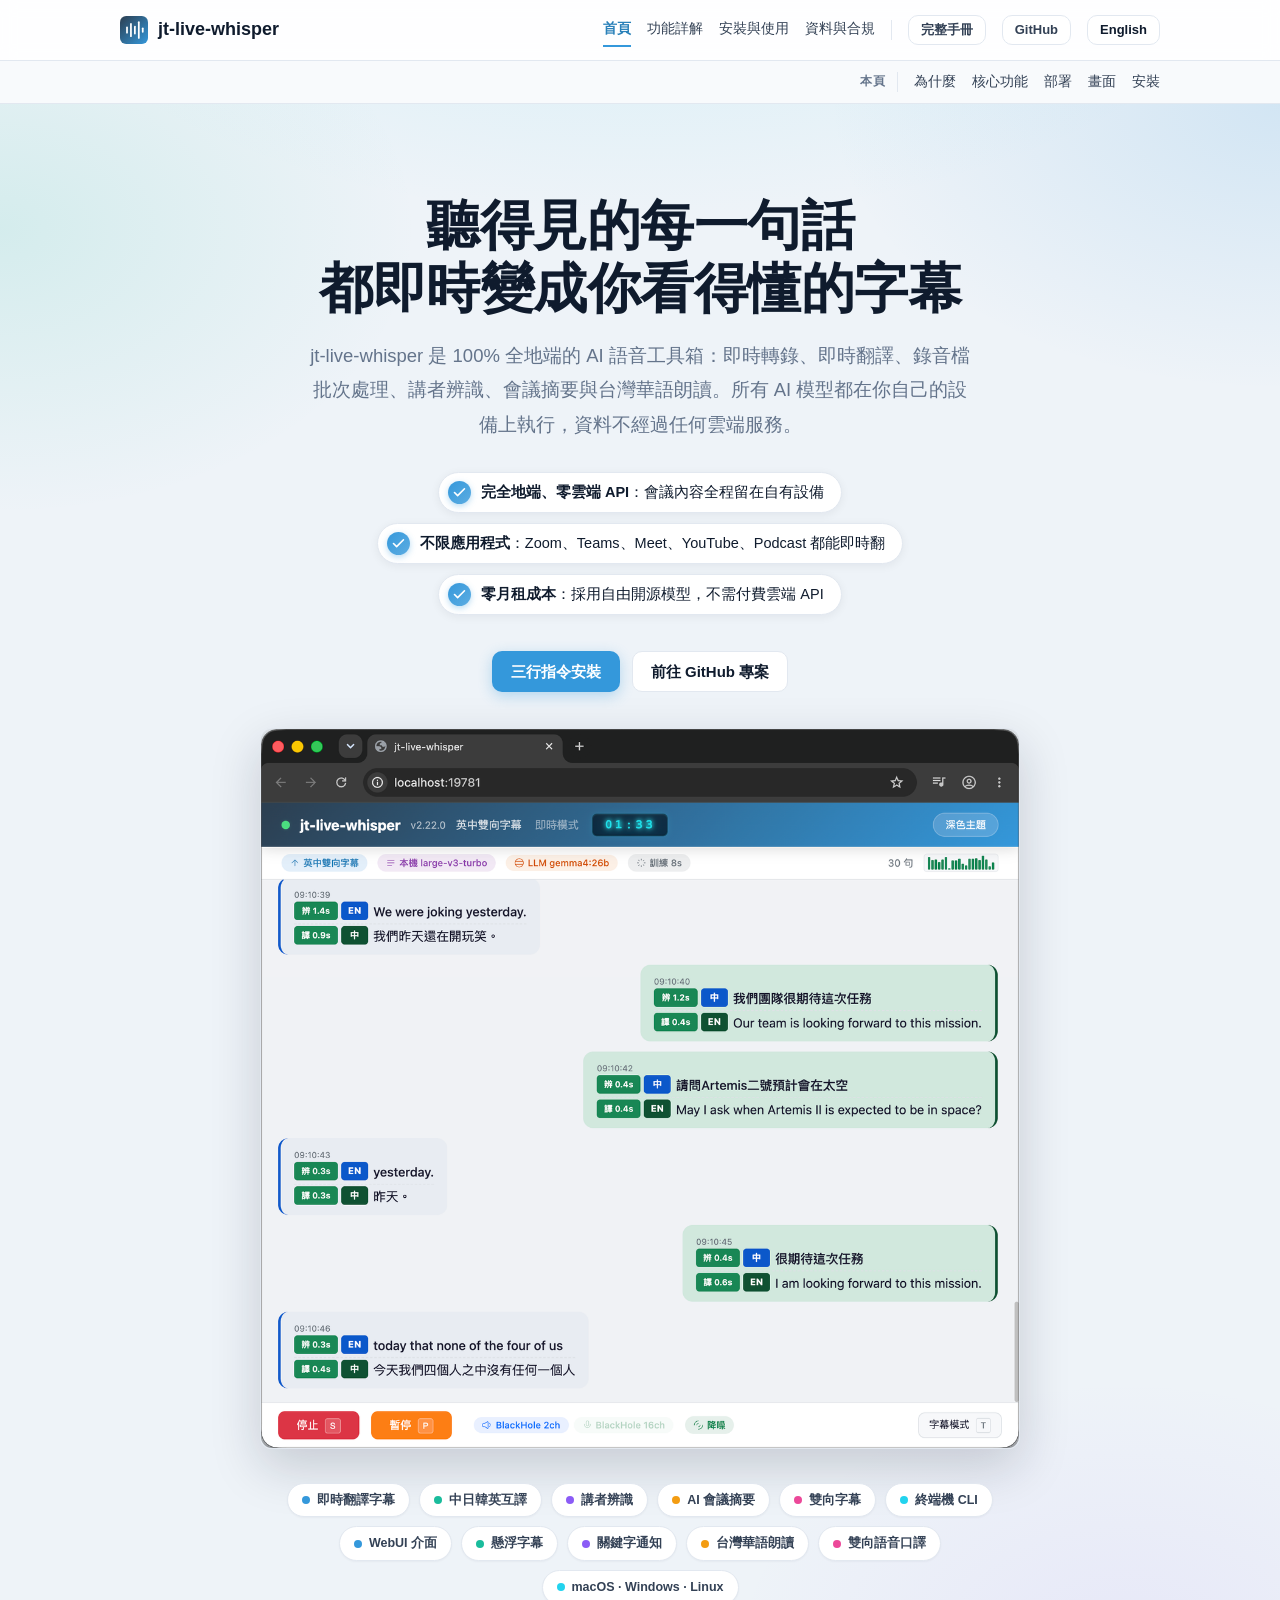
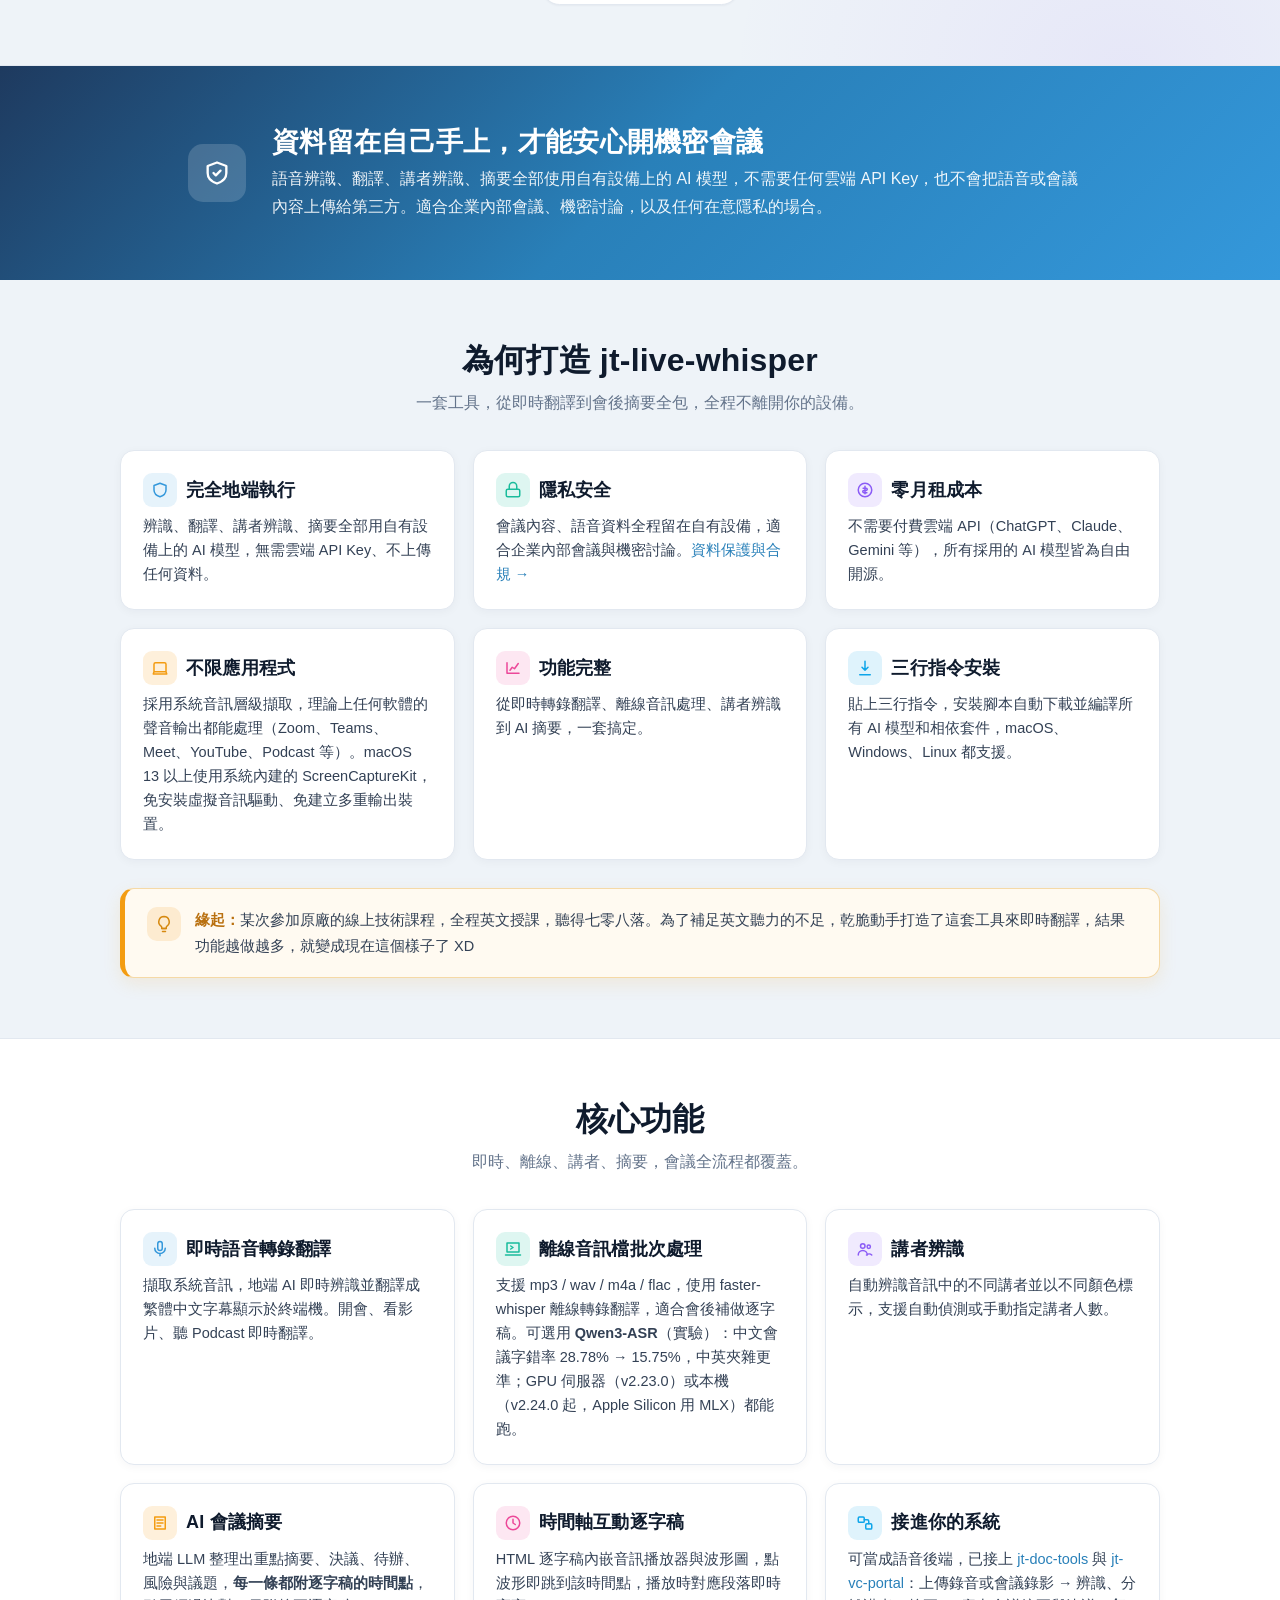
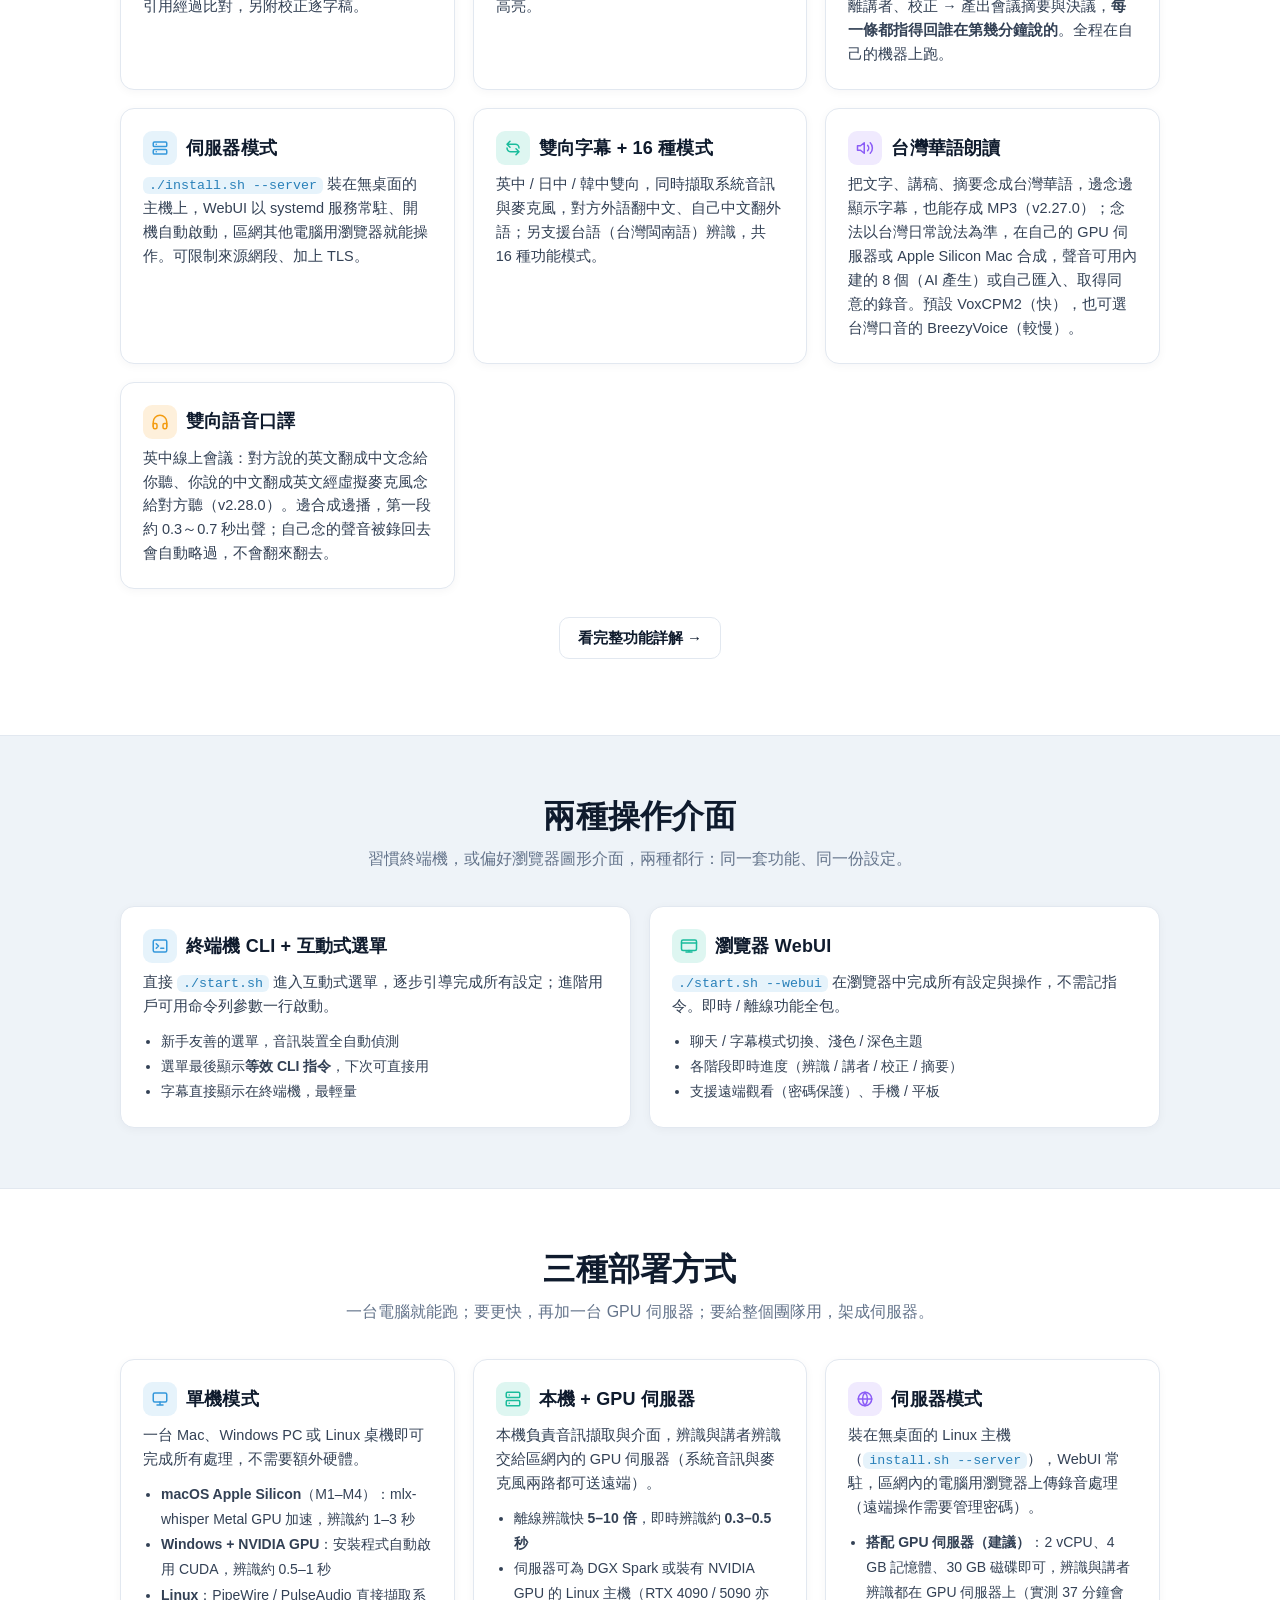
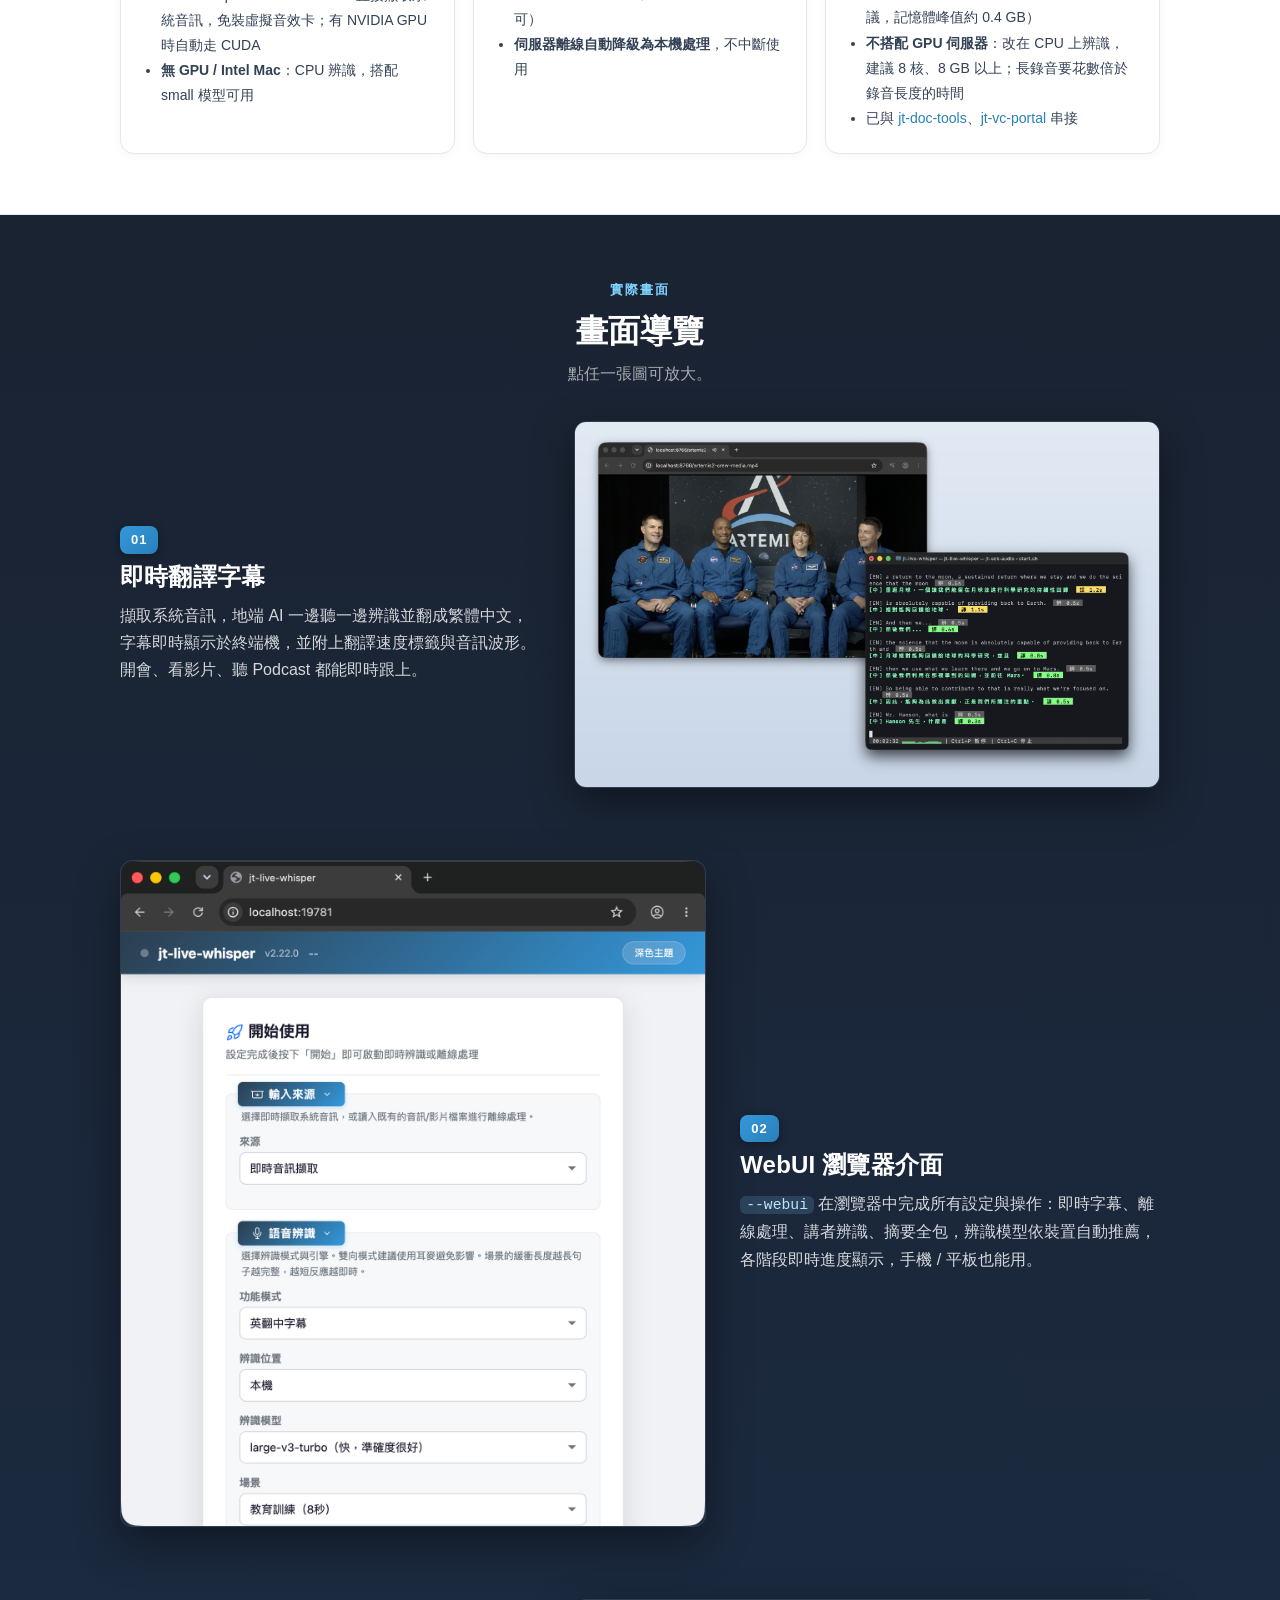
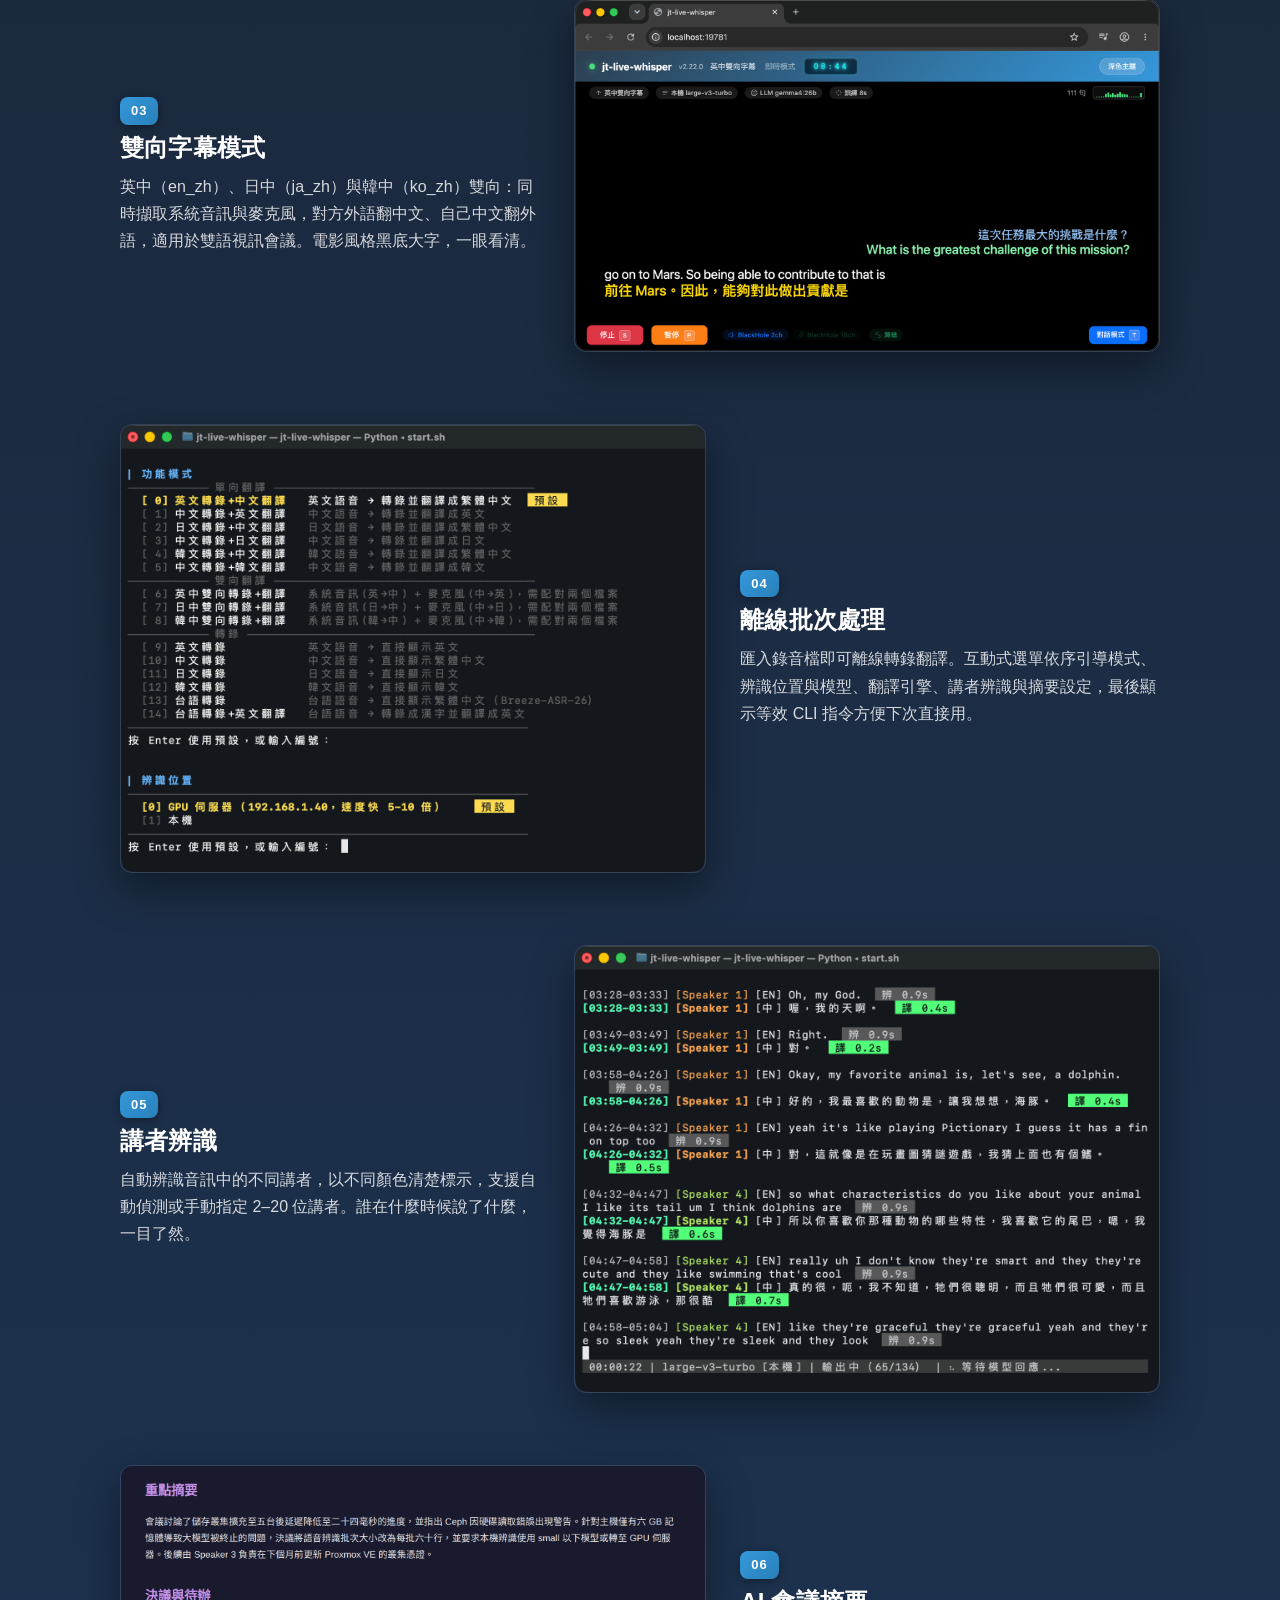
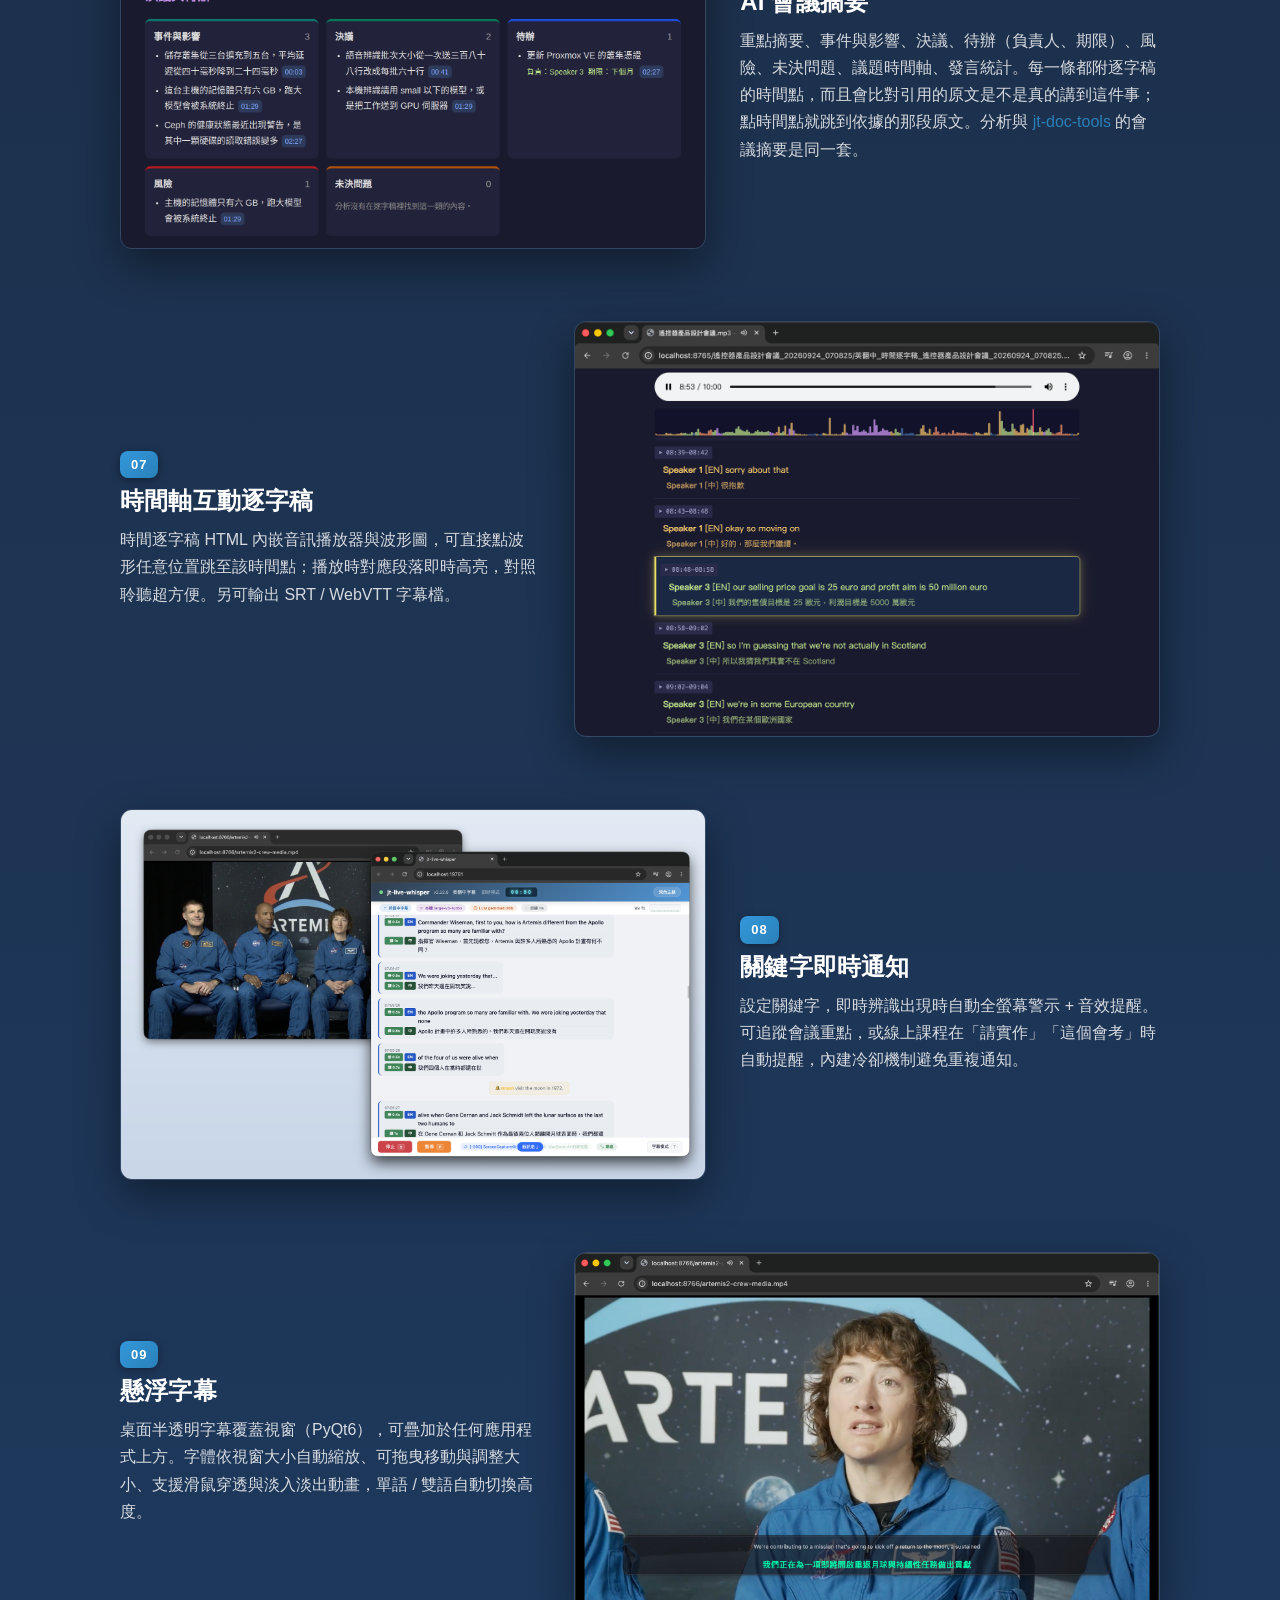
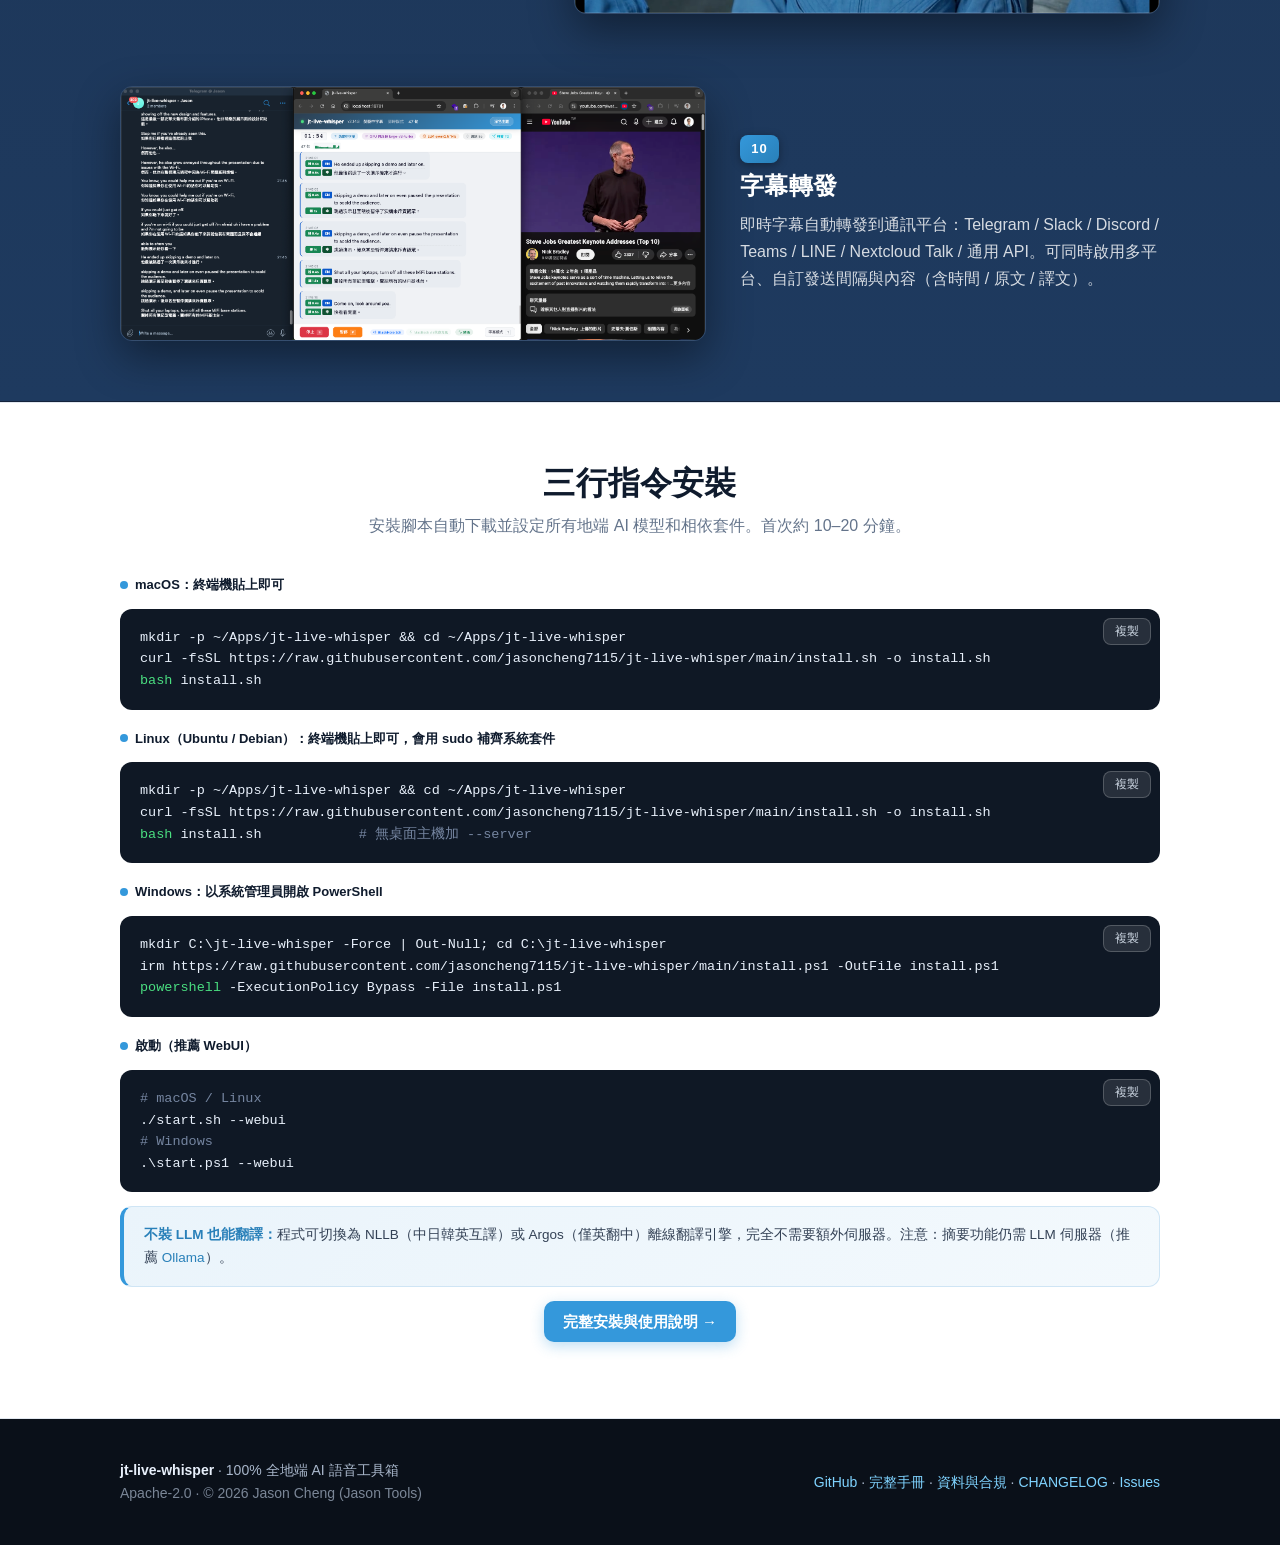
<file: docs/index.html>
<!DOCTYPE html>
<html lang="zh-Hant">
<head>
<meta charset="UTF-8" />
<meta name="viewport" content="width=device-width, initial-scale=1.0" />
<title>jt-live-whisper | 100% 全地端 AI 語音工具箱</title>
<link rel="icon" type="image/svg+xml" href="favicon.svg" />
<meta name="description" content="jt-live-whisper：100% 全地端 AI 語音工具箱。即時轉錄、即時翻譯、錄音檔批次處理、講者辨識、會議摘要、台灣華語朗讀，所有 AI 模型皆在自有設備上執行，資料不經過任何雲端服務。支援 macOS / Windows / Linux，可選配 GPU 伺服器加速。" />
<link rel="stylesheet" href="style.css" />
</head>
<body>
<!-- site-nav：由 tools/site_nav.py 產生，請改那支 -->
<nav>
  <div class="wrap nav-in">
    <a class="brand" href="index.html" style="text-decoration:none">
      <svg viewBox="0 0 64 64" width="28" height="28" aria-hidden="true">
        <defs><linearGradient id="bm" x1="0" y1="0" x2="1" y2="1"><stop offset="0" stop-color="#2c3e50"/><stop offset="1" stop-color="#3498db"/></linearGradient></defs>
        <rect width="64" height="64" rx="14" fill="url(#bm)"/>
        <g stroke="#fff" stroke-width="4" stroke-linecap="round">
          <line x1="16" y1="26" x2="16" y2="38"/><line x1="25" y1="18" x2="25" y2="46"/>
          <line x1="34" y1="24" x2="34" y2="40"/><line x1="43" y1="14" x2="43" y2="50"/><line x1="52" y1="28" x2="52" y2="36"/>
        </g>
      </svg>
      jt-live-whisper
    </a>
    <div class="nav-links">
      <a class="nav-page" href="index.html" aria-current="page"><span class="zh">首頁</span><span class="en">Home</span></a>
      <a class="nav-page" href="features.html"><span class="zh">功能詳解</span><span class="en">Features</span></a>
      <a class="nav-page" href="usage.html"><span class="zh">安裝與使用</span><span class="en">Docs</span></a>
      <a class="nav-page" href="compliance.html"><span class="zh">資料與合規</span><span class="en">Compliance</span></a>
      <span class="nav-sep" aria-hidden="true"></span>
      <a class="btn btn-ghost btn-sm" href="sop.html"><span class="zh">完整手冊</span><span class="en">Manual</span></a>
      <a class="btn btn-ghost btn-sm" href="https://github.com/jasoncheng7115/jt-live-whisper" target="_blank" rel="noopener">GitHub</a>
      <button class="btn btn-ghost btn-sm" id="langBtn" type="button">English</button>
    </div>
  </div>
</nav>
<div class="page-nav"><div class="wrap page-nav-in">
    <span class="page-nav-label"><span class="zh">本頁</span><span class="en">On this page</span></span>
    <a href="#why"><span class="zh">為什麼</span><span class="en">Why</span></a>
    <a href="#features"><span class="zh">核心功能</span><span class="en">Features</span></a>
    <a href="#deploy"><span class="zh">部署</span><span class="en">Deploy</span></a>
    <a href="#screens"><span class="zh">畫面</span><span class="en">Screenshots</span></a>
    <a href="#install"><span class="zh">安裝</span><span class="en">Install</span></a>
</div></div>
<!-- /site-nav -->

<header class="hero">
  <div class="wrap">
    <!-- 招牌標題輪播（使用者 2026-09-24 選定四句；換行處不加逗號） -->
    <h1 class="rot">
      <span class="rot-set">
        <span class="rot-item on"><span class="zh"><span class="ln">聽得見的每一句話</span><span class="ln">都即時變成你看得懂的字幕</span></span><span class="en"><span class="ln">Every word you hear</span><span class="ln">live, in words you know</span></span></span>
        <span class="rot-item" aria-hidden="true"><span class="zh"><span class="ln">會議裡的每一句話</span><span class="ln">都留在你自己的機器上</span></span><span class="en"><span class="ln">Every word in the room</span><span class="ln">stays on your own machine</span></span></span>
        <span class="rot-item" aria-hidden="true"><span class="zh"><span class="ln">從即時字幕</span><span class="ln">到會後摘要一次搞定</span></span><span class="en"><span class="ln">From live subtitles</span><span class="ln">to summaries, all in one</span></span></span>
        <span class="rot-item" aria-hidden="true"><span class="zh"><span class="ln">每一句話都聽得懂</span><span class="ln">每一個字都不外流</span></span><span class="en"><span class="ln">Understand every word</span><span class="ln">and let none of it leave</span></span></span>
      </span>
    </h1>
    <p class="lead">
      <span class="zh">jt-live-whisper 是 100% 全地端的 AI 語音工具箱：即時轉錄、即時翻譯、錄音檔批次處理、講者辨識、會議摘要與台灣華語朗讀。所有 AI 模型都在你自己的設備上執行，資料不經過任何雲端服務。</span>
      <span class="en">jt-live-whisper is a 100% on-device AI voice toolkit: live transcription, live translation, batch audio processing, speaker diarization, meeting summaries and Taiwanese Mandarin text-to-speech. Every AI model runs on your own hardware; nothing ever touches the cloud.</span>
    </p>
    <ul class="hero-points">
      <li><svg viewBox="0 0 24 24" fill="none" stroke="currentColor" stroke-width="2.6" stroke-linecap="round" stroke-linejoin="round"><path d="M20 6 9 17l-5-5"/></svg>
        <span><span class="zh"><b>完全地端、零雲端 API</b>：會議內容全程留在自有設備</span><span class="en"><b>Fully on-device, no cloud API</b>: meeting content never leaves your machine</span></span></li>
      <li><svg viewBox="0 0 24 24" fill="none" stroke="currentColor" stroke-width="2.6" stroke-linecap="round" stroke-linejoin="round"><path d="M20 6 9 17l-5-5"/></svg>
        <span><span class="zh"><b>不限應用程式</b>：Zoom、Teams、Meet、YouTube、Podcast 都能即時翻</span><span class="en"><b>Any app</b>: Zoom, Teams, Meet, YouTube, podcasts, all in real time</span></span></li>
      <li><svg viewBox="0 0 24 24" fill="none" stroke="currentColor" stroke-width="2.6" stroke-linecap="round" stroke-linejoin="round"><path d="M20 6 9 17l-5-5"/></svg>
        <span><span class="zh"><b>零月租成本</b>：採用自由開源模型，不需付費雲端 API</span><span class="en"><b>Zero subscription</b>: built on free, open-source models</span></span></li>
    </ul>
    <div class="cta">
      <a class="btn btn-primary" href="#install"><span class="zh">三行指令安裝</span><span class="en">Install in 3 commands</span></a>
      <a class="btn btn-ghost" href="https://github.com/jasoncheng7115/jt-live-whisper" target="_blank" rel="noopener"><span class="zh">前往 GitHub 專案</span><span class="en">Go to GitHub</span></a>
    </div>
    <div class="hero-shot">
      <img class="shot shot-hero" src="shots/webui-chat-bidi.png" loading="lazy" alt="WebUI 英中雙向對話模式 / WebUI bidirectional chat" />
    </div>
    <div class="pills">
      <span class="pill"><span class="zh">即時翻譯字幕</span><span class="en">Live subtitles</span></span>
      <span class="pill"><span class="zh">中日韓英互譯</span><span class="en">ZH / JA / KO / EN</span></span>
      <span class="pill"><span class="zh">講者辨識</span><span class="en">Speaker diarization</span></span>
      <span class="pill"><span class="zh">AI 會議摘要</span><span class="en">AI summaries</span></span>
      <span class="pill"><span class="zh">雙向字幕</span><span class="en">Bidirectional</span></span>
      <span class="pill"><span class="zh">終端機 CLI</span><span class="en">Terminal CLI</span></span>
      <span class="pill"><span class="zh">WebUI 介面</span><span class="en">Web UI</span></span>
      <span class="pill"><span class="zh">懸浮字幕</span><span class="en">Overlay subtitles</span></span>
      <span class="pill"><span class="zh">關鍵字通知</span><span class="en">Keyword alerts</span></span>
      <span class="pill"><span class="zh">台灣華語朗讀</span><span class="en">Taiwanese Mandarin TTS</span></span>
      <span class="pill"><span class="zh">雙向語音口譯</span><span class="en">Two-way voice interpretation</span></span>
      <span class="pill">macOS · Windows · Linux</span>
    </div>
  </div>
</header>

<section class="callout-sec">
  <div class="wrap callout">
    <span class="ci"><svg width="28" height="28" viewBox="0 0 24 24" fill="none" stroke="currentColor" stroke-width="2" stroke-linecap="round" stroke-linejoin="round"><path d="M12 3 4 6v6c0 5 3.4 7.5 8 9 4.6-1.5 8-4 8-9V6z"/><path d="m9 12 2 2 4-4"/></svg></span>
    <div>
      <h3><span class="zh">資料留在自己手上，才能安心開機密會議</span><span class="en">Your data stays yours, safe enough for confidential meetings</span></h3>
      <p><span class="zh">語音辨識、翻譯、講者辨識、摘要全部使用自有設備上的 AI 模型，不需要任何雲端 API Key，也不會把語音或會議內容上傳給第三方。適合企業內部會議、機密討論，以及任何在意隱私的場合。</span><span class="en">Speech recognition, translation, diarization and summarization all run on AI models on your own hardware; no cloud API keys, nothing uploaded to any third party. Built for internal meetings, confidential discussions and anyone who cares about privacy.</span></p>
    </div>
  </div>
</section>

<section id="why">
  <div class="wrap">
    <div class="sec-head">
      <h2><span class="zh">為何打造 jt-live-whisper</span><span class="en">Why we built jt-live-whisper</span></h2>
      <p><span class="zh">一套工具，從即時翻譯到會後摘要全包，全程不離開你的設備。</span><span class="en">One toolkit, from live translation to post-meeting summaries, all without leaving your device.</span></p>
    </div>
    <div class="grid g3">
      <div class="card"><h3><span class="ic"><svg width="18" height="18" viewBox="0 0 24 24" fill="none" stroke="currentColor" stroke-width="2" stroke-linecap="round" stroke-linejoin="round"><path d="M12 3 4 6v6c0 5 3.4 7.5 8 9 4.6-1.5 8-4 8-9V6z"/></svg></span><span class="zh">完全地端執行</span><span class="en">Fully on-device</span></h3><p><span class="zh">辨識、翻譯、講者辨識、摘要全部用自有設備上的 AI 模型，無需雲端 API Key、不上傳任何資料。</span><span class="en">Recognition, translation, diarization and summaries all use local AI models: no cloud API key, no uploads.</span></p></div>
      <div class="card"><h3><span class="ic"><svg width="18" height="18" viewBox="0 0 24 24" fill="none" stroke="currentColor" stroke-width="2" stroke-linecap="round" stroke-linejoin="round"><rect x="3" y="11" width="18" height="10" rx="2"/><path d="M7 11V7a5 5 0 0 1 10 0v4"/></svg></span><span class="zh">隱私安全</span><span class="en">Private &amp; secure</span></h3><p><span class="zh">會議內容、語音資料全程留在自有設備，適合企業內部會議與機密討論。<a href="compliance.html">資料保護與合規 →</a></span><span class="en">Meeting content and audio stay on your machine, ideal for internal and confidential discussions. <a href="compliance.html">Data protection &amp; compliance →</a></span></p></div>
      <div class="card"><h3><span class="ic"><svg width="18" height="18" viewBox="0 0 24 24" fill="none" stroke="currentColor" stroke-width="2" stroke-linecap="round" stroke-linejoin="round"><circle cx="12" cy="12" r="9"/><path d="M12 7v10M9.5 9.5h4a1.5 1.5 0 0 1 0 3h-3a1.5 1.5 0 0 0 0 3h4"/></svg></span><span class="zh">零月租成本</span><span class="en">Zero subscription</span></h3><p><span class="zh">不需要付費雲端 API（ChatGPT、Claude、Gemini 等），所有採用的 AI 模型皆為自由開源。</span><span class="en">No paid cloud APIs (ChatGPT, Claude, Gemini…); every model is free and open source.</span></p></div>
      <div class="card"><h3><span class="ic"><svg width="18" height="18" viewBox="0 0 24 24" fill="none" stroke="currentColor" stroke-width="2" stroke-linecap="round" stroke-linejoin="round"><path d="M4 17V7a2 2 0 0 1 2-2h12a2 2 0 0 1 2 2v10M4 17h16M4 17l-1 3h18l-1-3"/></svg></span><span class="zh">不限應用程式</span><span class="en">Any application</span></h3><p><span class="zh">採用系統音訊層級擷取，理論上任何軟體的聲音輸出都能處理（Zoom、Teams、Meet、YouTube、Podcast 等）。macOS 13 以上使用系統內建的 ScreenCaptureKit，免安裝虛擬音訊驅動、免建立多重輸出裝置。</span><span class="en">Captures at the system-audio level, so virtually any app's output works (Zoom, Teams, Meet, YouTube, podcasts…). On macOS 13+ it uses the built-in ScreenCaptureKit: no virtual audio driver, no Multi-Output Device.</span></p></div>
      <div class="card"><h3><span class="ic"><svg width="18" height="18" viewBox="0 0 24 24" fill="none" stroke="currentColor" stroke-width="2" stroke-linecap="round" stroke-linejoin="round"><path d="M4 19V5M4 19h16M8 15l3-4 3 2 5-7"/></svg></span><span class="zh">功能完整</span><span class="en">Complete toolkit</span></h3><p><span class="zh">從即時轉錄翻譯、離線音訊處理、講者辨識到 AI 摘要，一套搞定。</span><span class="en">From live transcription &amp; translation to offline processing, diarization and AI summaries, all in one.</span></p></div>
      <div class="card"><h3><span class="ic"><svg width="18" height="18" viewBox="0 0 24 24" fill="none" stroke="currentColor" stroke-width="2" stroke-linecap="round" stroke-linejoin="round"><path d="M12 3v12m0 0 4-4m-4 4-4-4M5 21h14"/></svg></span><span class="zh">三行指令安裝</span><span class="en">Three-command install</span></h3><p><span class="zh">貼上三行指令，安裝腳本自動下載並編譯所有 AI 模型和相依套件，macOS、Windows、Linux 都支援。</span><span class="en">The installer downloads and builds every AI model and dependency for you on macOS, Windows and Linux.</span></p></div>
    </div>
    <div class="origin">
      <span class="origin-ic"><svg width="18" height="18" viewBox="0 0 24 24" fill="none" stroke="currentColor" stroke-width="2" stroke-linecap="round" stroke-linejoin="round"><path d="M9 18h6M10 22h4"/><path d="M12 2a7 7 0 0 0-4 12.7c.6.5 1 1.3 1 2.1V18h6v-1.2c0-.8.4-1.6 1-2.1A7 7 0 0 0 12 2z"/></svg></span>
      <p><span class="zh"><strong>緣起：</strong>某次參加原廠的線上技術課程，全程英文授課，聽得七零八落。為了補足英文聽力的不足，乾脆動手打造了這套工具來即時翻譯，結果功能越做越多，就變成現在這個樣子了 XD</span>
<span class="en"><strong>Origin:</strong> Struggling to follow an all-English vendor training session, the author built a tool to translate it live, then kept adding features until it became what you see today. 😄</span></p>
    </div>
  </div>
</section>

<section id="features" class="alt">
  <div class="wrap">
    <div class="sec-head">
      <h2><span class="zh">核心功能</span><span class="en">Core features</span></h2>
      <p><span class="zh">即時、離線、講者、摘要，會議全流程都覆蓋。</span><span class="en">Live, offline, speakers and summaries: the whole meeting workflow.</span></p>
    </div>
    <div class="grid g3">
      <div class="card"><h3><span class="ic"><svg width="18" height="18" viewBox="0 0 24 24" fill="none" stroke="currentColor" stroke-width="2" stroke-linecap="round" stroke-linejoin="round"><path d="M12 2a3 3 0 0 0-3 3v6a3 3 0 0 0 6 0V5a3 3 0 0 0-3-3z"/><path d="M5 11a7 7 0 0 0 14 0M12 18v3"/></svg></span><span class="zh">即時語音轉錄翻譯</span><span class="en">Live transcription &amp; translation</span></h3><p><span class="zh">擷取系統音訊，地端 AI 即時辨識並翻譯成繁體中文字幕顯示於終端機。開會、看影片、聽 Podcast 即時翻譯。</span><span class="en">Captures system audio and transcribes &amp; translates it to subtitles in real time: meetings, videos, podcasts.</span></p></div>
      <div class="card"><h3><span class="ic"><svg width="18" height="18" viewBox="0 0 24 24" fill="none" stroke="currentColor" stroke-width="2" stroke-linecap="round" stroke-linejoin="round"><path d="M4 4h16v12H4z"/><path d="M2 20h20M9 8l3 2-3 2"/></svg></span><span class="zh">離線音訊檔批次處理</span><span class="en">Offline batch processing</span></h3><p><span class="zh">支援 mp3 / wav / m4a / flac，使用 faster-whisper 離線轉錄翻譯，適合會後補做逐字稿。可選用 <b>Qwen3-ASR</b>（實驗）：中文會議字錯率 28.78% → 15.75%，中英夾雜更準；GPU 伺服器（v2.23.0）或本機（v2.24.0 起，Apple Silicon 用 MLX）都能跑。</span><span class="en">mp3 / wav / m4a / flac via faster-whisper, perfect for post-meeting transcripts. Optional <b>Qwen3-ASR</b> (experimental): Chinese meeting CER 28.78% → 15.75%, much better on code-switching. Runs on a GPU server (v2.23.0) or locally (v2.24.0+, MLX on Apple Silicon).</span></p></div>
      <div class="card"><h3><span class="ic"><svg width="18" height="18" viewBox="0 0 24 24" fill="none" stroke="currentColor" stroke-width="2" stroke-linecap="round" stroke-linejoin="round"><circle cx="9" cy="8" r="3"/><circle cx="17" cy="9" r="2.2"/><path d="M3 20a6 6 0 0 1 12 0M14 20a5 5 0 0 1 7 0"/></svg></span><span class="zh">講者辨識</span><span class="en">Speaker diarization</span></h3><p><span class="zh">自動辨識音訊中的不同講者並以不同顏色標示，支援自動偵測或手動指定講者人數。</span><span class="en">Detects different speakers and color-codes them; auto-detect or set the speaker count manually.</span></p></div>
      <div class="card"><h3><span class="ic"><svg width="18" height="18" viewBox="0 0 24 24" fill="none" stroke="currentColor" stroke-width="2" stroke-linecap="round" stroke-linejoin="round"><path d="M5 4h14v16H5z"/><path d="M8 8h8M8 12h8M8 16h5"/></svg></span><span class="zh">AI 會議摘要</span><span class="en">AI meeting summary</span></h3><p><span class="zh">地端 LLM 整理出重點摘要、決議、待辦、風險與議題，<b>每一條都附逐字稿的時間點</b>，引用經過比對，另附校正逐字稿。</span><span class="en">A local LLM extracts key points, decisions, action items, risks and topics (<b>each citing the transcript timestamp</b>, with citations checked), plus a corrected transcript.</span></p></div>
      <div class="card"><h3><span class="ic"><svg width="18" height="18" viewBox="0 0 24 24" fill="none" stroke="currentColor" stroke-width="2" stroke-linecap="round" stroke-linejoin="round"><circle cx="12" cy="12" r="9"/><path d="M12 7v5l3 2"/></svg></span><span class="zh">時間軸互動逐字稿</span><span class="en">Interactive transcript</span></h3><p><span class="zh">HTML 逐字稿內嵌音訊播放器與波形圖，點波形即跳到該時間點，播放時對應段落即時高亮。</span><span class="en">HTML transcript with an embedded player and waveform: click to seek; the current line highlights as it plays.</span></p></div>
      <div class="card"><h3><span class="ic"><svg width="18" height="18" viewBox="0 0 24 24" fill="none" stroke="currentColor" stroke-width="2" stroke-linecap="round" stroke-linejoin="round"><rect x="3" y="4" width="8" height="7" rx="1.5"/><rect x="13" y="13" width="8" height="7" rx="1.5"/><path d="M11 7.5h4a2 2 0 0 1 2 2v3.5"/></svg></span><span class="zh">接進你的系統</span><span class="en">Integrates with your systems</span></h3><p><span class="zh">可當成語音後端，已接上 <a href="https://jasoncheng7115.github.io/jt-doc-tools/" target="_blank" rel="noopener">jt-doc-tools</a> 與 <a href="https://jasoncheng7115.github.io/jt-vc-portal/" target="_blank" rel="noopener">jt-vc-portal</a>：上傳錄音或會議錄影 → 辨識、分離講者、校正 → 產出會議摘要與決議，<b>每一條都指得回誰在第幾分鐘說的</b>。全程在自己的機器上跑。</span><span class="en">Use it as a speech backend: already wired into <a href="https://jasoncheng7115.github.io/jt-doc-tools/" target="_blank" rel="noopener">jt-doc-tools</a> and <a href="https://jasoncheng7115.github.io/jt-vc-portal/" target="_blank" rel="noopener">jt-vc-portal</a>: upload a recording or meeting video → transcribe, separate speakers, correct → summaries and decisions, <b>each citing who said it and when</b>. All on your own hardware.</span></p></div>
      <div class="card"><h3><span class="ic"><svg width="18" height="18" viewBox="0 0 24 24" fill="none" stroke="currentColor" stroke-width="2" stroke-linecap="round" stroke-linejoin="round"><rect x="3" y="4" width="18" height="6" rx="1.5"/><rect x="3" y="14" width="18" height="6" rx="1.5"/><path d="M7 7h.01M7 17h.01"/></svg></span><span class="zh">伺服器模式</span><span class="en">Server mode</span></h3><p><span class="zh"><code>./install.sh --server</code> 裝在無桌面的主機上，WebUI 以 systemd 服務常駐、開機自動啟動，區網其他電腦用瀏覽器就能操作。可限制來源網段、加上 TLS。</span><span class="en"><code>./install.sh --server</code> installs on a headless box; the Web UI runs as a systemd service on boot and anyone on the LAN can drive it from a browser. Source ranges and TLS are configurable.</span></p></div>
      <div class="card"><h3><span class="ic"><svg width="18" height="18" viewBox="0 0 24 24" fill="none" stroke="currentColor" stroke-width="2" stroke-linecap="round" stroke-linejoin="round"><path d="M8 3 4 7l4 4M16 21l4-4-4-4M4 7h11a5 5 0 0 1 5 5M20 17H9a5 5 0 0 1-5-5"/></svg></span><span class="zh">雙向字幕 + 16 種模式</span><span class="en">Bidirectional &amp; 16 modes</span></h3><p><span class="zh">英中 / 日中 / 韓中雙向，同時擷取系統音訊與麥克風，對方外語翻中文、自己中文翻外語；另支援台語（台灣閩南語）辨識，共 16 種功能模式。</span><span class="en">EN↔ZH / JA↔ZH / KO↔ZH bidirectional from system audio + mic, plus Taiwanese Hokkien ASR; 16 modes in total.</span></p></div>
      <div class="card"><h3><span class="ic"><svg width="18" height="18" viewBox="0 0 24 24" fill="none" stroke="currentColor" stroke-width="2" stroke-linecap="round" stroke-linejoin="round"><path d="M11 5 6 9H2v6h4l5 4V5z"/><path d="M15.5 8.5a5 5 0 0 1 0 7M19 5a10 10 0 0 1 0 14"/></svg></span><span class="zh">台灣華語朗讀</span><span class="en">Taiwanese Mandarin TTS</span></h3><p><span class="zh">把文字、講稿、摘要念成台灣華語，邊念邊顯示字幕，也能存成 MP3（v2.27.0）；念法以台灣日常說法為準，在自己的 GPU 伺服器或 Apple Silicon Mac 合成，聲音可用內建的 8 個（AI 產生）或自己匯入、取得同意的錄音。預設 VoxCPM2（快），也可選台灣口音的 BreezyVoice（較慢）。</span><span class="en">Read text, scripts and summaries aloud in Taiwanese Mandarin with live subtitles, or save them as MP3 (v2.27.0); readings follow everyday Taiwanese usage, synthesized on your own GPU server or Apple Silicon Mac in one of 8 built-in AI-generated voices or a consented voice you import. VoxCPM2 by default (fast), or BreezyVoice for a native Taiwanese accent (slower).</span></p></div>
      <div class="card"><h3><span class="ic"><svg width="18" height="18" viewBox="0 0 24 24" fill="none" stroke="currentColor" stroke-width="2" stroke-linecap="round" stroke-linejoin="round"><path d="M3 18v-6a9 9 0 0 1 18 0v6"/><path d="M21 19a2 2 0 0 1-2 2h-1a2 2 0 0 1-2-2v-3a2 2 0 0 1 2-2h3z"/><path d="M3 19a2 2 0 0 0 2 2h1a2 2 0 0 0 2-2v-3a2 2 0 0 0-2-2H3z"/></svg></span><span class="zh">雙向語音口譯</span><span class="en">Two-way voice interpretation</span></h3><p><span class="zh">英中線上會議：對方說的英文翻成中文念給你聽、你說的中文翻成英文經虛擬麥克風念給對方聽（v2.28.0）。邊合成邊播，第一段約 0.3～0.7 秒出聲；自己念的聲音被錄回去會自動略過，不會翻來翻去。</span><span class="en">English-Chinese online meetings: what they say in English is read to you in Chinese, and what you say in Chinese is read to them in English through a virtual microphone (v2.28.0). Streaming synthesis starts in about 0.3-0.7 s, and your own playback picked up again is dropped so nothing loops.</span></p></div>
    </div>
    <p style="text-align:center;margin-top:28px"><a class="btn btn-ghost" href="features.html"><span class="zh">看完整功能詳解 →</span><span class="en">See all features →</span></a></p>
  </div>
</section>

<section id="interface">
  <div class="wrap">
    <div class="sec-head">
      <h2><span class="zh">兩種操作介面</span><span class="en">Two ways to operate</span></h2>
      <p><span class="zh">習慣終端機，或偏好瀏覽器圖形介面，兩種都行：同一套功能、同一份設定。</span><span class="en">Prefer the terminal or a browser GUI? Both drive the exact same features and config.</span></p>
    </div>
    <div class="grid g2">
      <div class="card"><h3><span class="ic"><svg width="18" height="18" viewBox="0 0 24 24" fill="none" stroke="currentColor" stroke-width="2" stroke-linecap="round" stroke-linejoin="round"><rect x="3" y="4" width="18" height="16" rx="2"/><path d="m7 9 3 3-3 3M13 15h4"/></svg></span><span class="zh">終端機 CLI + 互動式選單</span><span class="en">Terminal CLI + interactive menu</span></h3>
        <p style="margin-bottom:10px"><span class="zh">直接 <code>./start.sh</code> 進入互動式選單，逐步引導完成所有設定；進階用戶可用命令列參數一行啟動。</span><span class="en">Run <code>./start.sh</code> for a guided interactive menu, or launch directly with CLI flags for power users.</span></p>
        <ul style="margin:0;padding-left:18px;font-size:14px;color:var(--body);line-height:1.8">
          <li><span class="zh">新手友善的選單，音訊裝置全自動偵測</span><span class="en">Beginner-friendly menu; audio devices auto-detected</span></li>
          <li><span class="zh">選單最後顯示<b>等效 CLI 指令</b>，下次可直接用</span><span class="en">The menu prints the <b>equivalent CLI command</b> for next time</span></li>
          <li><span class="zh">字幕直接顯示在終端機，最輕量</span><span class="en">Subtitles right in the terminal, the lightest option</span></li>
        </ul>
      </div>
      <div class="card"><h3><span class="ic"><svg width="18" height="18" viewBox="0 0 24 24" fill="none" stroke="currentColor" stroke-width="2" stroke-linecap="round" stroke-linejoin="round"><rect x="2" y="4" width="20" height="14" rx="2"/><path d="M8 20h8M12 18v2M2 8h20"/></svg></span><span class="zh">瀏覽器 WebUI</span><span class="en">Browser Web UI</span></h3>
        <p style="margin-bottom:10px"><span class="zh"><code>./start.sh --webui</code> 在瀏覽器中完成所有設定與操作，不需記指令。即時 / 離線功能全包。</span><span class="en"><code>./start.sh --webui</code> does everything in the browser; no commands to remember. Covers live &amp; offline.</span></p>
        <ul style="margin:0;padding-left:18px;font-size:14px;color:var(--body);line-height:1.8">
          <li><span class="zh">聊天 / 字幕模式切換、淺色 / 深色主題</span><span class="en">Chat / subtitle modes, light / dark themes</span></li>
          <li><span class="zh">各階段即時進度（辨識 / 講者 / 校正 / 摘要）</span><span class="en">Live progress for each stage (ASR / diarize / correct / summary)</span></li>
          <li><span class="zh">支援遠端觀看（密碼保護）、手機 / 平板</span><span class="en">Remote viewing (password-protected), phone / tablet</span></li>
        </ul>
      </div>
    </div>
  </div>
</section>

<section id="deploy" class="alt">
  <div class="wrap">
    <div class="sec-head">
      <h2><span class="zh">三種部署方式</span><span class="en">Three ways to deploy</span></h2>
      <p><span class="zh">一台電腦就能跑；要更快，再加一台 GPU 伺服器；要給整個團隊用，架成伺服器。</span><span class="en">Run on one machine, add a GPU server for speed, or host it as a server for your whole team.</span></p>
    </div>
    <div class="grid g3">
      <div class="card"><h3><span class="ic"><svg width="18" height="18" viewBox="0 0 24 24" fill="none" stroke="currentColor" stroke-width="2" stroke-linecap="round" stroke-linejoin="round"><rect x="3" y="4" width="18" height="12" rx="2"/><path d="M8 20h8M12 16v4"/></svg></span><span class="zh">單機模式</span><span class="en">Single machine</span></h3>
        <p style="margin-bottom:10px"><span class="zh">一台 Mac、Windows PC 或 Linux 桌機即可完成所有處理，不需要額外硬體。</span><span class="en">One Mac, Windows PC or Linux desktop handles everything, no extra hardware.</span></p>
        <ul style="margin:0;padding-left:18px;font-size:14px;color:var(--body);line-height:1.8">
          <li><span class="zh"><b>macOS Apple Silicon</b>（M1–M4）：mlx-whisper Metal GPU 加速，辨識約 1–3 秒</span><span class="en"><b>macOS Apple Silicon</b> (M1–M4): mlx-whisper Metal GPU, ~1–3 s recognition</span></li>
          <li><span class="zh"><b>Windows + NVIDIA GPU</b>：安裝程式自動啟用 CUDA，辨識約 0.5–1 秒</span><span class="en"><b>Windows + NVIDIA GPU</b>: installer auto-enables CUDA, ~0.5–1 s</span></li>
          <li><span class="zh"><b>Linux</b>：PipeWire / PulseAudio 直接擷取系統音訊，免裝虛擬音效卡；有 NVIDIA GPU 時自動走 CUDA</span><span class="en"><b>Linux</b>: captures system audio via PipeWire / PulseAudio with no virtual sound card; uses CUDA when an NVIDIA GPU is present</span></li>
          <li><span class="zh"><b>無 GPU / Intel Mac</b>：CPU 辨識，搭配 small 模型可用</span><span class="en"><b>No GPU / Intel Mac</b>: CPU recognition with the small model</span></li>
        </ul>
      </div>
      <div class="card"><h3><span class="ic"><svg width="18" height="18" viewBox="0 0 24 24" fill="none" stroke="currentColor" stroke-width="2" stroke-linecap="round" stroke-linejoin="round"><rect x="3" y="3" width="18" height="7" rx="1.5"/><rect x="3" y="14" width="18" height="7" rx="1.5"/><path d="M7 6.5h.01M7 17.5h.01"/></svg></span><span class="zh">本機 + GPU 伺服器</span><span class="en">Client + GPU server</span></h3>
        <p style="margin-bottom:10px"><span class="zh">本機負責音訊擷取與介面，辨識與講者辨識交給區網內的 GPU 伺服器（系統音訊與麥克風兩路都可送遠端）。</span><span class="en">The client captures audio &amp; UI; recognition and diarization run on a LAN GPU server (both system audio &amp; mic).</span></p>
        <ul style="margin:0;padding-left:18px;font-size:14px;color:var(--body);line-height:1.8">
          <li><span class="zh">離線辨識快 <b>5–10 倍</b>，即時辨識約 <b>0.3–0.5 秒</b></span><span class="en">Offline <b>5–10× faster</b>; live recognition ~<b>0.3–0.5 s</b></span></li>
          <li><span class="zh">伺服器可為 DGX Spark 或裝有 NVIDIA GPU 的 Linux 主機（RTX 4090 / 5090 亦可）</span><span class="en">DGX Spark or any Linux box with an NVIDIA GPU (RTX 4090 / 5090 work too)</span></li>
          <li><span class="zh"><b>伺服器離線自動降級為本機處理</b>，不中斷使用</span><span class="en"><b>Auto-falls back to local</b> if the server is offline, no interruption</span></li>
        </ul>
      </div>
      <div class="card"><h3><span class="ic"><svg width="18" height="18" viewBox="0 0 24 24" fill="none" stroke="currentColor" stroke-width="2" stroke-linecap="round" stroke-linejoin="round"><circle cx="12" cy="12" r="9"/><path d="M3 12h18M12 3a14 14 0 0 1 0 18M12 3a14 14 0 0 0 0 18"/></svg></span><span class="zh">伺服器模式</span><span class="en">Server mode</span></h3>
        <p style="margin-bottom:10px"><span class="zh">裝在無桌面的 Linux 主機（<code class="nb">install.sh --server</code>），WebUI 常駐，區網內的電腦用瀏覽器上傳錄音處理（遠端操作需要管理密碼）。</span><span class="en">Install on a headless Linux host (<code class="nb">install.sh --server</code>): the Web UI runs as a service; computers on your LAN upload recordings from the browser (remote use needs the admin password).</span></p>
        <ul style="margin:0;padding-left:18px;font-size:14px;color:var(--body);line-height:1.8">
          <li><span class="zh"><b>搭配 GPU 伺服器（建議）</b>：2 vCPU、4 GB 記憶體、30 GB 磁碟即可，辨識與講者辨識都在 GPU 伺服器上（實測 37 分鐘會議，記憶體峰值約 0.4 GB）</span><span class="en"><b>With a GPU server (recommended)</b>: 2 vCPU, 4 GB RAM, 30 GB disk is enough; recognition and diarization run on the GPU server (measured: 37-min meeting peaks at ~0.4 GB RAM)</span></li>
          <li><span class="zh"><b>不搭配 GPU 伺服器</b>：改在 CPU 上辨識，建議 8 核、8 GB 以上；長錄音要花數倍於錄音長度的時間</span><span class="en"><b>Without a GPU server</b>: CPU recognition; 8 cores and 8 GB+ RAM recommended; long recordings take several times their length</span></li>
          <li><span class="zh">已與 <a href="https://jasoncheng7115.github.io/jt-doc-tools/" target="_blank" rel="noopener">jt-doc-tools</a>、<a href="https://jasoncheng7115.github.io/jt-vc-portal/" target="_blank" rel="noopener">jt-vc-portal</a> 串接</span><span class="en">Already integrated with <a href="https://jasoncheng7115.github.io/jt-doc-tools/" target="_blank" rel="noopener">jt-doc-tools</a> and <a href="https://jasoncheng7115.github.io/jt-vc-portal/" target="_blank" rel="noopener">jt-vc-portal</a></span></li>
        </ul>
      </div>
    </div>
  </div>
</section>

<section id="screens">
  <div class="wrap">
    <div class="sec-head">
      <span class="eyebrow"><span class="zh">實際畫面</span><span class="en">Screenshots</span></span>
      <h2><span class="zh">畫面導覽</span><span class="en">See it in action</span></h2>
      <p><span class="zh">點任一張圖可放大。</span><span class="en">Click any image to enlarge.</span></p>
    </div>

    <div class="screen-row">
      <img class="shot" src="shots/realtime-en2zh-2.png" loading="lazy" alt="即時英翻中字幕（macOS）" />
      <div class="screen-txt"><span class="num">01</span>
        <h3><span class="zh">即時翻譯字幕</span><span class="en">Live translated subtitles</span></h3>
        <p><span class="zh">擷取系統音訊，地端 AI 一邊聽一邊辨識並翻成繁體中文，字幕即時顯示於終端機，並附上翻譯速度標籤與音訊波形。開會、看影片、聽 Podcast 都能即時跟上。</span><span class="en">Captures system audio and transcribes &amp; translates it live, with speed badges and an audio waveform right in the terminal, so you can keep up with meetings, videos and podcasts.</span></p>
      </div>
    </div>

    <div class="screen-row">
      <img class="shot" src="shots/webui-settings-1.png" loading="lazy" alt="WebUI 設定頁" />
      <div class="screen-txt"><span class="num">02</span>
        <h3><span class="zh">WebUI 瀏覽器介面</span><span class="en">Web UI in your browser</span></h3>
        <p><span class="zh"><code>--webui</code> 在瀏覽器中完成所有設定與操作：即時字幕、離線處理、講者辨識、摘要全包，辨識模型依裝置自動推薦，各階段即時進度顯示，手機 / 平板也能用。</span><span class="en">With <code>--webui</code>, do everything in the browser: live subtitles, offline processing, diarization and summaries, with device-aware model recommendations, live progress, and phone/tablet support.</span></p>
      </div>
    </div>

    <div class="screen-row">
      <img class="shot" src="shots/webui-subtitle-bidi.png" loading="lazy" alt="WebUI 字幕模式 - 雙向" />
      <div class="screen-txt"><span class="num">03</span>
        <h3><span class="zh">雙向字幕模式</span><span class="en">Bidirectional subtitles</span></h3>
        <p><span class="zh">英中（en_zh）、日中（ja_zh）與韓中（ko_zh）雙向：同時擷取系統音訊與麥克風，對方外語翻中文、自己中文翻外語，適用於雙語視訊會議。電影風格黑底大字，一眼看清。</span><span class="en">EN↔ZH, JA↔ZH and KO↔ZH: captures system audio and your mic at once: their language to Chinese, your Chinese to theirs. Big cinema-style captions for bilingual calls.</span></p>
      </div>
    </div>

    <div class="screen-row">
      <img class="shot" src="shots/offline-menu-1.png" loading="lazy" alt="離線處理選單" />
      <div class="screen-txt"><span class="num">04</span>
        <h3><span class="zh">離線批次處理</span><span class="en">Offline batch processing</span></h3>
        <p><span class="zh">匯入錄音檔即可離線轉錄翻譯。互動式選單依序引導模式、辨識位置與模型、翻譯引擎、講者辨識與摘要設定，最後顯示等效 CLI 指令方便下次直接用。</span><span class="en">Import a recording for offline transcription. The interactive menu walks you through mode, engine, diarization and summary, then prints the equivalent CLI command for next time.</span></p>
      </div>
    </div>

    <div class="screen-row">
      <img class="shot" src="shots/offline-diarize-result.png" loading="lazy" alt="講者辨識結果" />
      <div class="screen-txt"><span class="num">05</span>
        <h3><span class="zh">講者辨識</span><span class="en">Speaker diarization</span></h3>
        <p><span class="zh">自動辨識音訊中的不同講者，以不同顏色清楚標示，支援自動偵測或手動指定 2–20 位講者。誰在什麼時候說了什麼，一目了然。</span><span class="en">Identifies different speakers and color-codes them; auto-detect or set 2–20 speakers manually. Who said what, when, at a glance.</span></p>
      </div>
    </div>

    <div class="screen-row">
      <img class="shot" src="shots/meeting-summary.png" loading="lazy" alt="AI 會議摘要：每一條都附逐字稿時間點" />
      <div class="screen-txt"><span class="num">06</span>
        <h3><span class="zh">AI 會議摘要</span><span class="en">AI meeting summary</span></h3>
        <p><span class="zh">重點摘要、事件與影響、決議、待辦（負責人、期限）、風險、未決問題、議題時間軸、發言統計。每一條都附逐字稿的時間點，而且會比對引用的原文是不是真的講到這件事；點時間點就跳到依據的那段原文。分析與 <a href="https://jasoncheng7115.github.io/jt-doc-tools/" target="_blank" rel="noopener">jt-doc-tools</a> 的會議摘要是同一套。</span><span class="en">Key points, events &amp; impacts, decisions, action items (owner, due), risks, open questions, a topic timeline and speaker statistics. Every item cites a transcript timestamp, and each citation is checked against what was actually said; click a timestamp to jump to the source. Same analysis as the <a href="https://jasoncheng7115.github.io/jt-doc-tools/" target="_blank" rel="noopener">jt-doc-tools</a> meeting summary.</span></p>
      </div>
    </div>

    <div class="screen-row">
      <img class="shot" src="shots/offline-transcript.png" loading="lazy" alt="時間軸逐字稿 HTML" />
      <div class="screen-txt"><span class="num">07</span>
        <h3><span class="zh">時間軸互動逐字稿</span><span class="en">Interactive timeline transcript</span></h3>
        <p><span class="zh">時間逐字稿 HTML 內嵌音訊播放器與波形圖，可直接點波形任意位置跳至該時間點；播放時對應段落即時高亮，對照聆聽超方便。另可輸出 SRT / WebVTT 字幕檔。</span><span class="en">The HTML transcript embeds a player and waveform: click anywhere to seek, and the matching line highlights as it plays. SRT / WebVTT export too.</span></p>
      </div>
    </div>

    <div class="screen-row">
      <img class="shot" src="shots/keyword-alert.png" loading="lazy" alt="關鍵字即時通知" />
      <div class="screen-txt"><span class="num">08</span>
        <h3><span class="zh">關鍵字即時通知</span><span class="en">Keyword alerts</span></h3>
        <p><span class="zh">設定關鍵字，即時辨識出現時自動全螢幕警示 + 音效提醒。可追蹤會議重點，或線上課程在「請實作」「這個會考」時自動提醒，內建冷卻機制避免重複通知。</span><span class="en">Set keywords and get a full-screen alert plus sound the moment they're spoken, great for tracking key topics, with a cooldown to avoid repeats.</span></p>
      </div>
    </div>

    <div class="screen-row">
      <img class="shot" src="shots/subtitle-overlay.png" loading="lazy" alt="懸浮字幕" />
      <div class="screen-txt"><span class="num">09</span>
        <h3><span class="zh">懸浮字幕</span><span class="en">Overlay subtitles</span></h3>
        <p><span class="zh">桌面半透明字幕覆蓋視窗（PyQt6），可疊加於任何應用程式上方。字體依視窗大小自動縮放、可拖曳移動與調整大小、支援滑鼠穿透與淡入淡出動畫，單語 / 雙語自動切換高度。</span><span class="en">A translucent desktop overlay (PyQt6) that floats over any app: auto-scaling text, drag &amp; resize, click-through mode and fade animations.</span></p>
      </div>
    </div>

    <div class="screen-row">
      <img class="shot" src="shots/forward-telegram-result.png" loading="lazy" alt="字幕轉發到 Telegram" />
      <div class="screen-txt"><span class="num">10</span>
        <h3><span class="zh">字幕轉發</span><span class="en">Subtitle forwarding</span></h3>
        <p><span class="zh">即時字幕自動轉發到通訊平台：Telegram / Slack / Discord / Teams / LINE / Nextcloud Talk / 通用 API。可同時啟用多平台、自訂發送間隔與內容（含時間 / 原文 / 譯文）。</span><span class="en">Forwards live subtitles to Telegram / Slack / Discord / Teams / LINE / Nextcloud Talk / a custom API, multiple at once, with custom intervals and content.</span></p>
      </div>
    </div>
  </div>
</section>

<section id="install" class="alt">
  <div class="wrap">
    <div class="sec-head">
      <h2><span class="zh">三行指令安裝</span><span class="en">Install in 3 commands</span></h2>
      <p><span class="zh">安裝腳本自動下載並設定所有地端 AI 模型和相依套件。首次約 10–20 分鐘。</span><span class="en">The installer downloads and configures every local AI model and dependency. First run takes ~10–20 min.</span></p>
    </div>

    <div class="cmd-label"><span class="zh">macOS：終端機貼上即可</span><span class="en">macOS: paste into Terminal</span></div>
<pre>mkdir -p ~/Apps/jt-live-whisper &amp;&amp; cd ~/Apps/jt-live-whisper
curl -fsSL https://raw.githubusercontent.com/jasoncheng7115/jt-live-whisper/main/install.sh -o install.sh
<span class="g">bash</span> install.sh</pre>

    <div class="cmd-label"><span class="zh">Linux（Ubuntu / Debian）：終端機貼上即可，會用 sudo 補齊系統套件</span><span class="en">Linux (Ubuntu / Debian): paste into a terminal; uses sudo for system packages</span></div>
<pre>mkdir -p ~/Apps/jt-live-whisper &amp;&amp; cd ~/Apps/jt-live-whisper
curl -fsSL https://raw.githubusercontent.com/jasoncheng7115/jt-live-whisper/main/install.sh -o install.sh
<span class="g">bash</span> install.sh            <span class="c"># 無桌面主機加 --server</span></pre>

    <div class="cmd-label"><span class="zh">Windows：以系統管理員開啟 PowerShell</span><span class="en">Windows: open PowerShell as Administrator</span></div>
<pre>mkdir C:\jt-live-whisper -Force | Out-Null; cd C:\jt-live-whisper
irm https://raw.githubusercontent.com/jasoncheng7115/jt-live-whisper/main/install.ps1 -OutFile install.ps1
<span class="g">powershell</span> -ExecutionPolicy Bypass -File install.ps1</pre>

    <div class="cmd-label"><span class="zh">啟動（推薦 WebUI）</span><span class="en">Launch (Web UI recommended)</span></div>
<pre><span class="c"># macOS / Linux</span>
./start.sh --webui
<span class="c"># Windows</span>
.\start.ps1 --webui</pre>

    <p class="note">
      <span class="zh"><strong>不裝 LLM 也能翻譯：</strong>程式可切換為 NLLB（中日韓英互譯）或 Argos（僅英翻中）離線翻譯引擎，完全不需要額外伺服器。注意：摘要功能仍需 LLM 伺服器（推薦 <a href="https://ollama.com/" target="_blank" rel="noopener">Ollama</a>）。</span>
      <span class="en"><strong>No LLM needed to translate:</strong> switch to the NLLB (ZH/JA/KO/EN) or Argos (EN→ZH) offline engines; no server required. Summaries still need an LLM server (<a href="https://ollama.com/" target="_blank" rel="noopener">Ollama</a> recommended).</span>
    </p>
    <p style="text-align:center;margin-top:8px"><a class="btn btn-primary" href="usage.html"><span class="zh">完整安裝與使用說明 →</span><span class="en">Full install &amp; usage docs →</span></a></p>
  </div>
</section>

<footer>
  <div class="wrap foot-in">
    <div>
      <strong>jt-live-whisper</strong> · <span class="zh">100% 全地端 AI 語音工具箱</span><span class="en">100% on-device AI voice toolkit</span><br>
      <span style="opacity:.7">Apache-2.0 · © 2026 Jason Cheng (Jason Tools)</span>
    </div>
    <div>
      <a href="https://github.com/jasoncheng7115/jt-live-whisper" target="_blank" rel="noopener">GitHub</a> ·
      <a href="sop.html"><span class="zh">完整手冊</span><span class="en">Manual</span></a> ·
      <a href="compliance.html"><span class="zh">資料與合規</span><span class="en">Compliance</span></a> ·
      <a href="https://github.com/jasoncheng7115/jt-live-whisper/blob/main/CHANGELOG.md" target="_blank" rel="noopener">CHANGELOG</a> ·
      <a href="https://github.com/jasoncheng7115/jt-live-whisper/issues" target="_blank" rel="noopener">Issues</a>
    </div>
  </div>
</footer>

<div id="lightbox"><img id="lightbox-img" alt="" /></div>
<script src="script.js"></script>
</body>
</html>
</file>
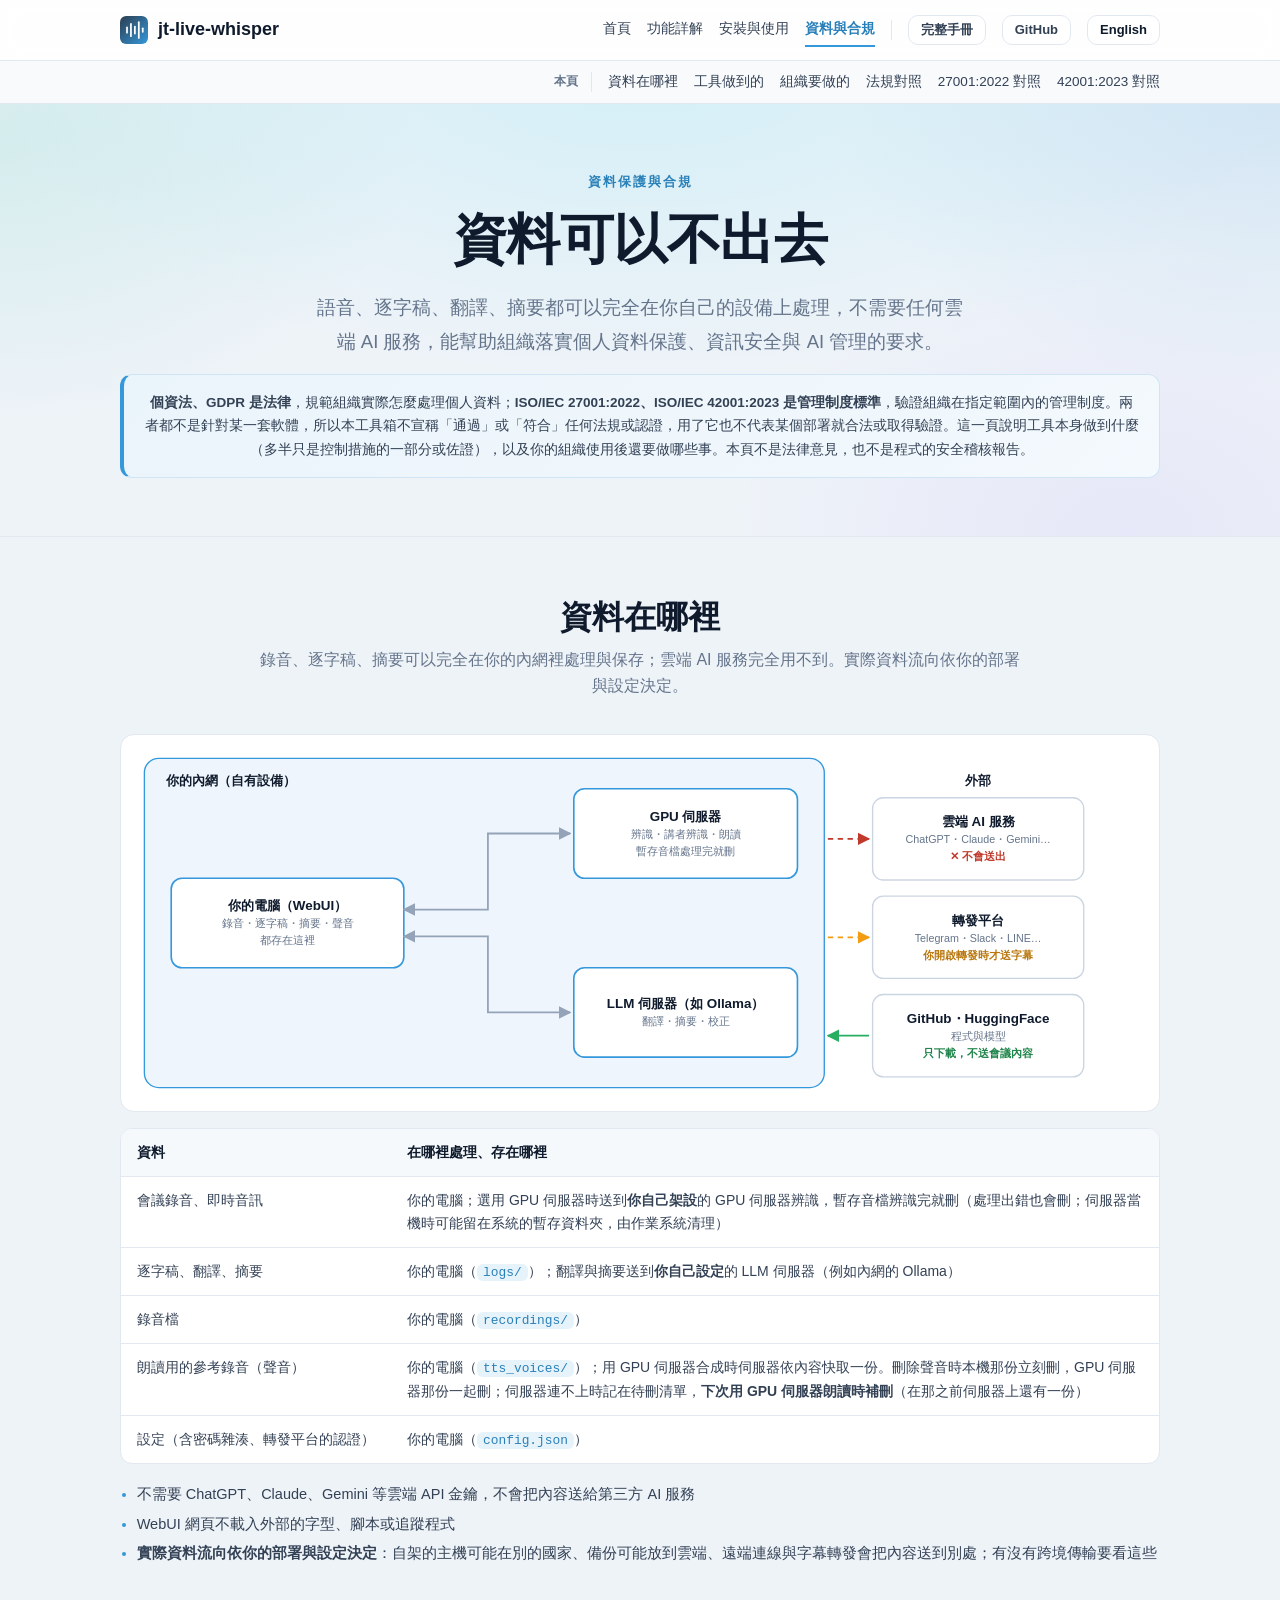
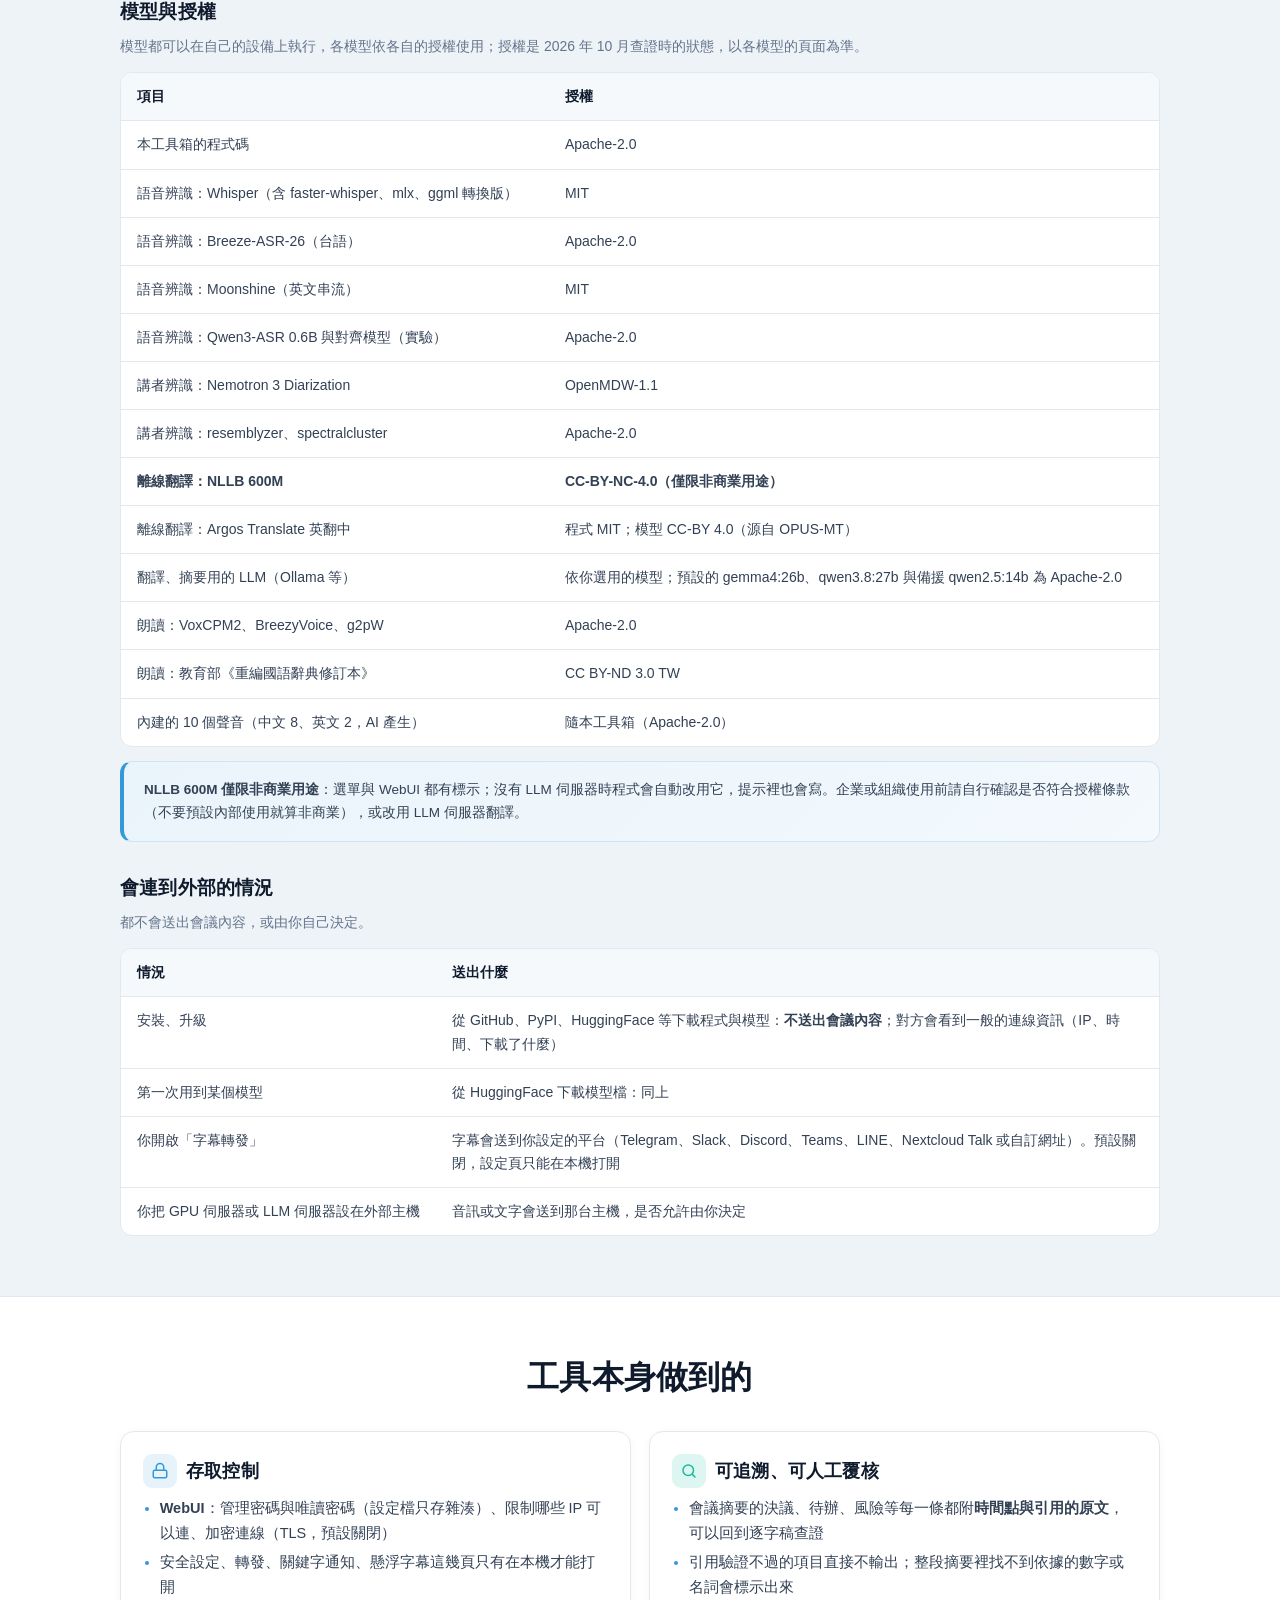
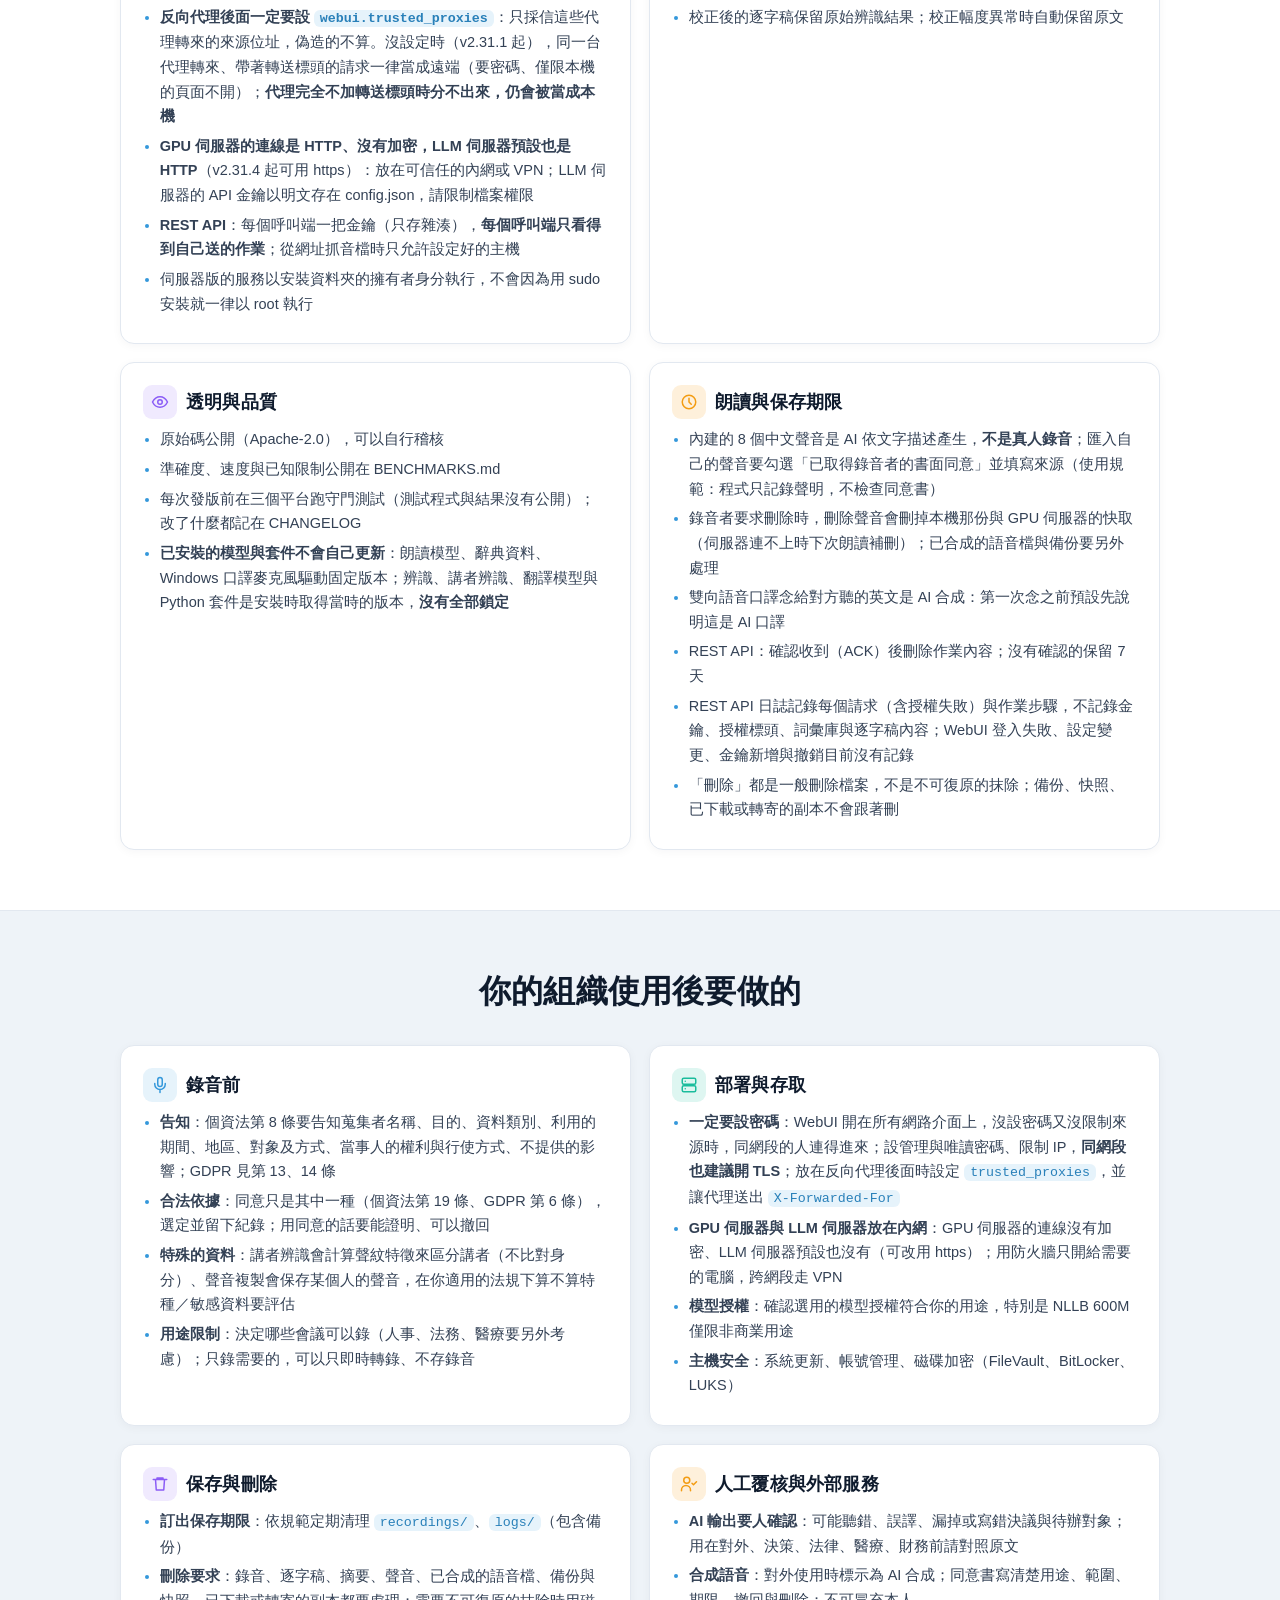
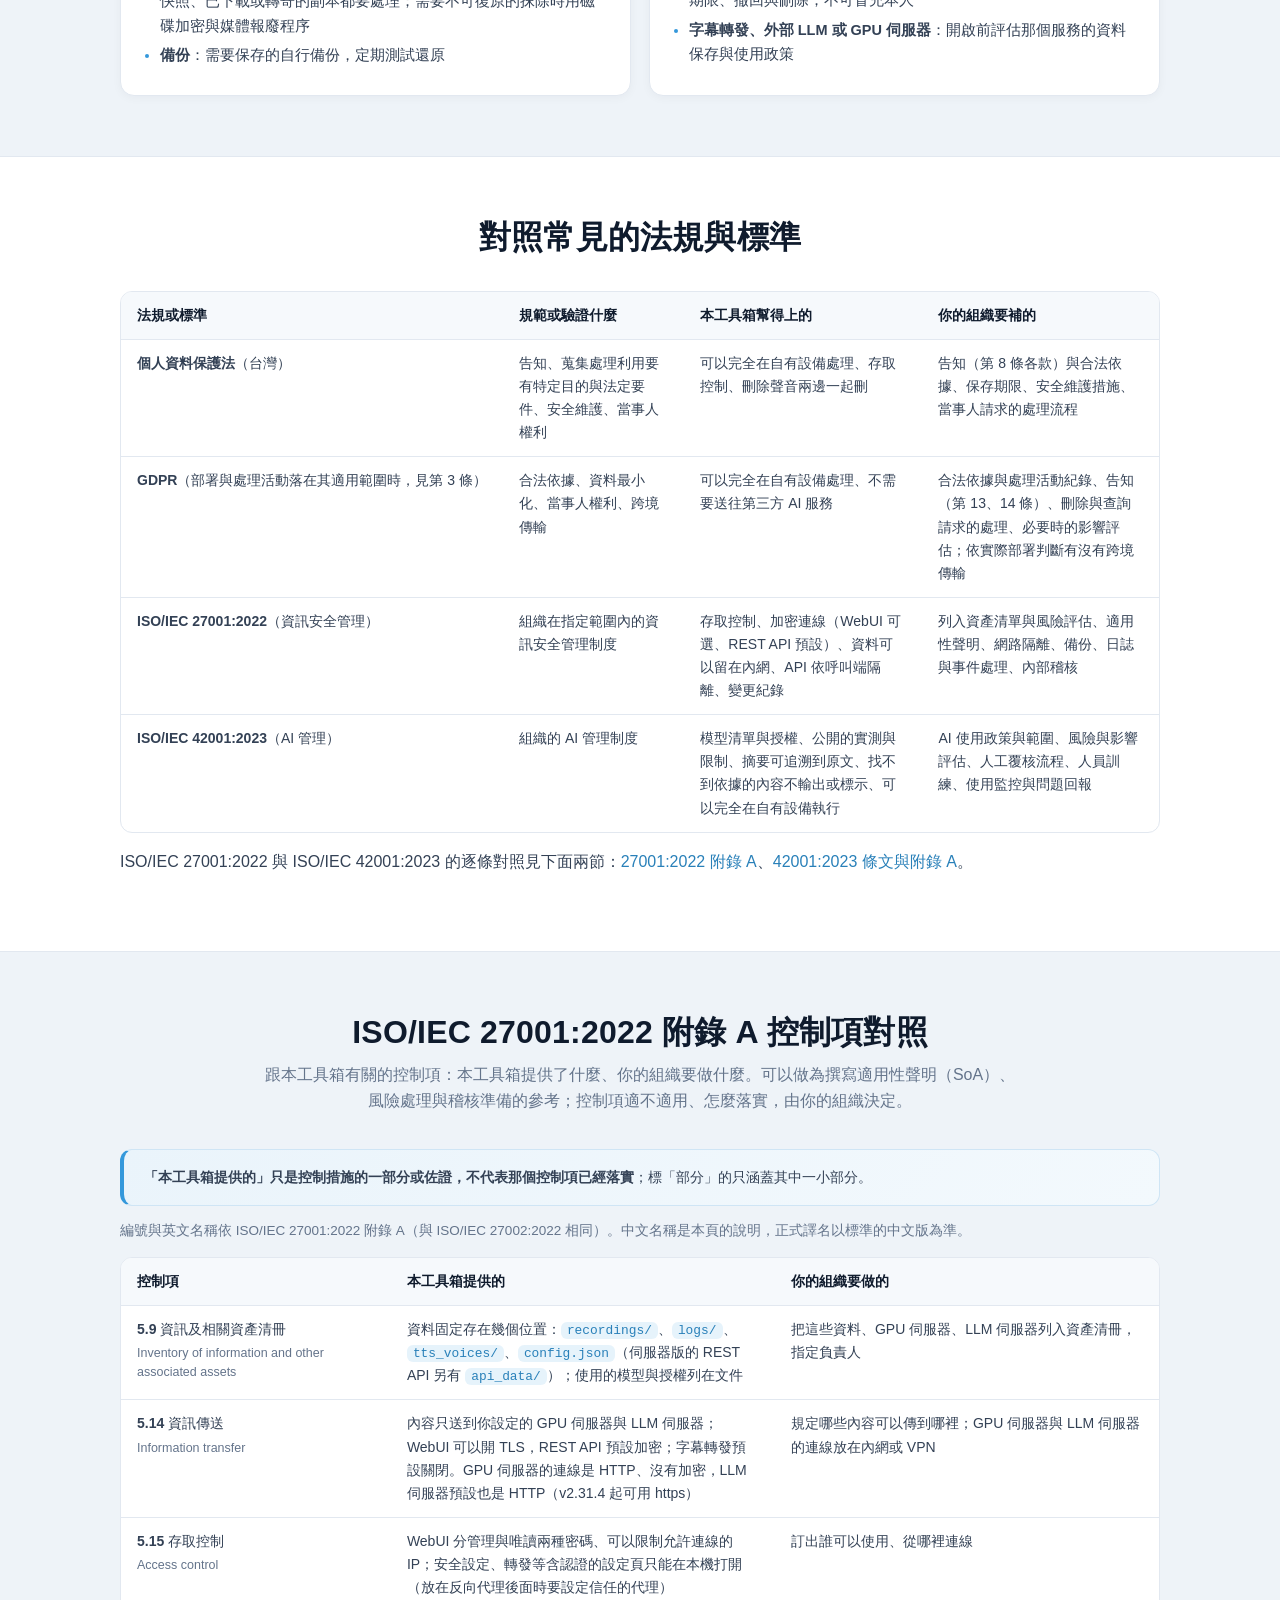
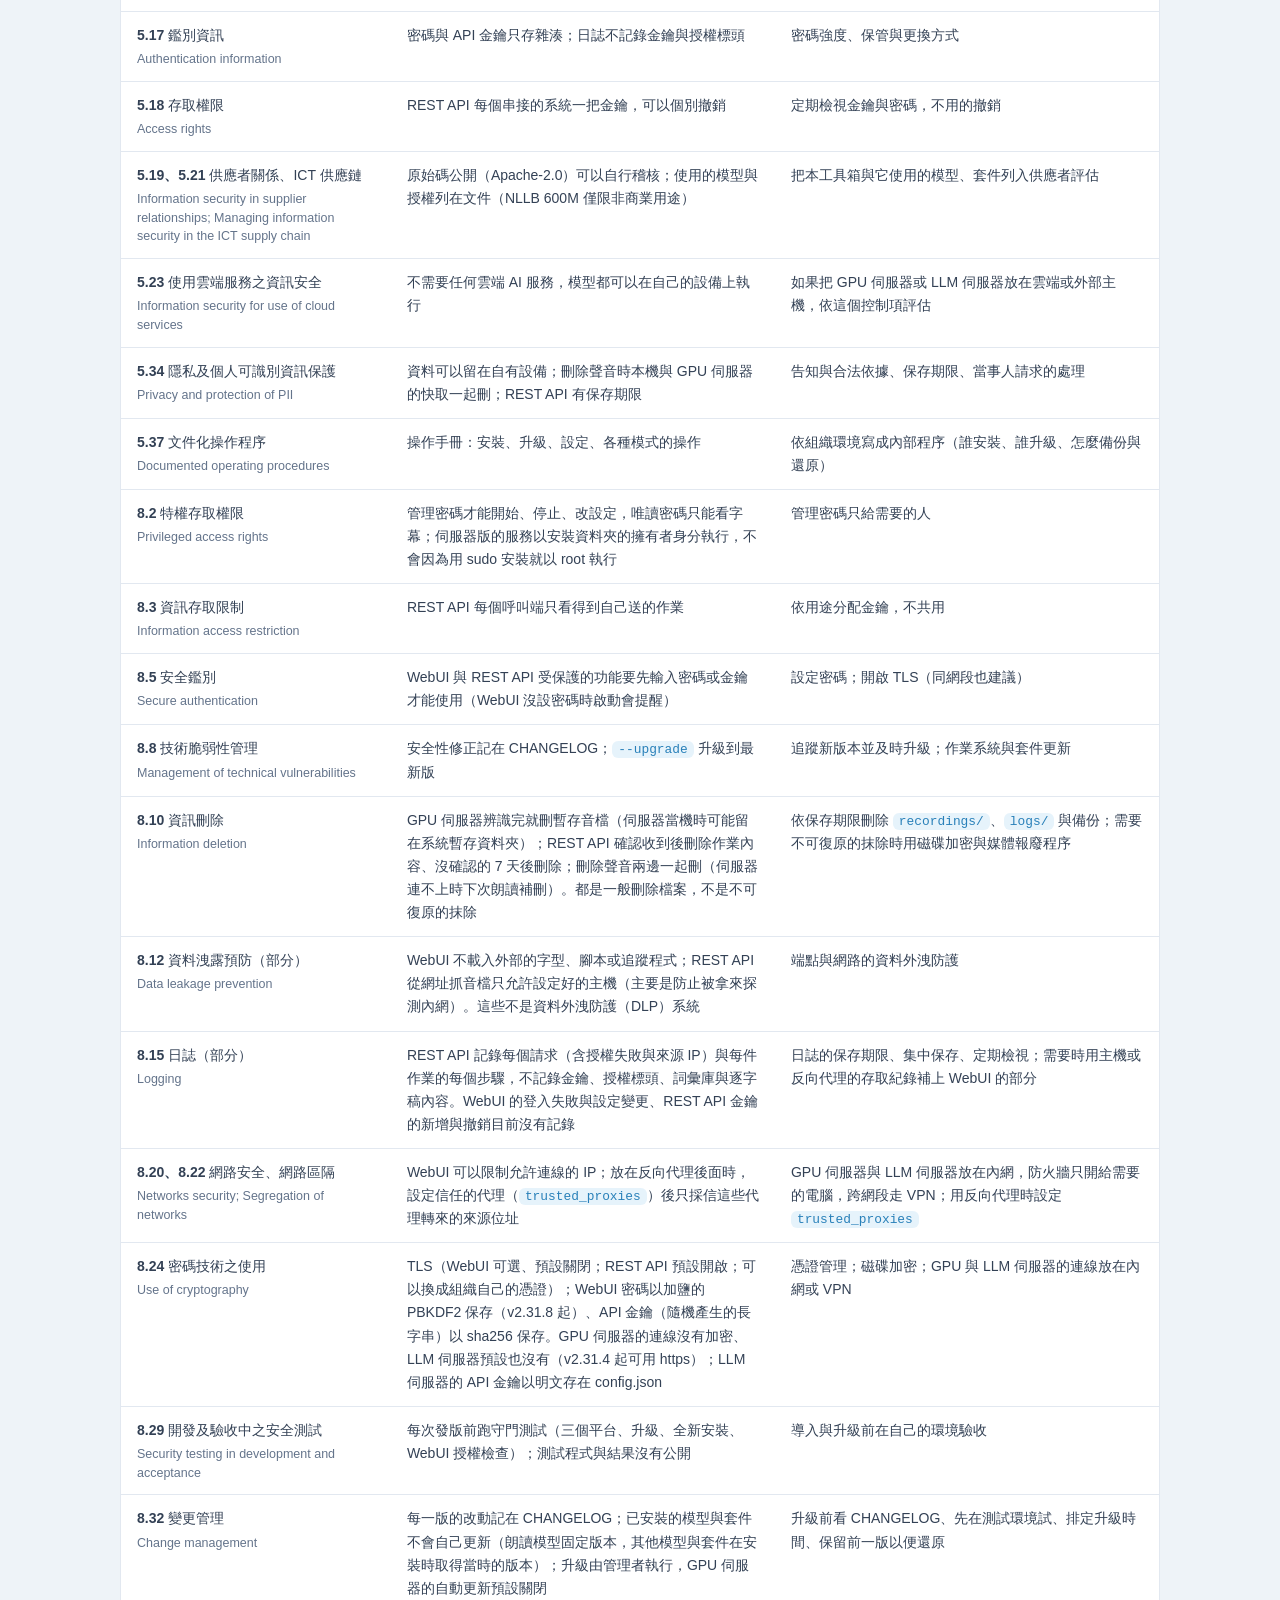
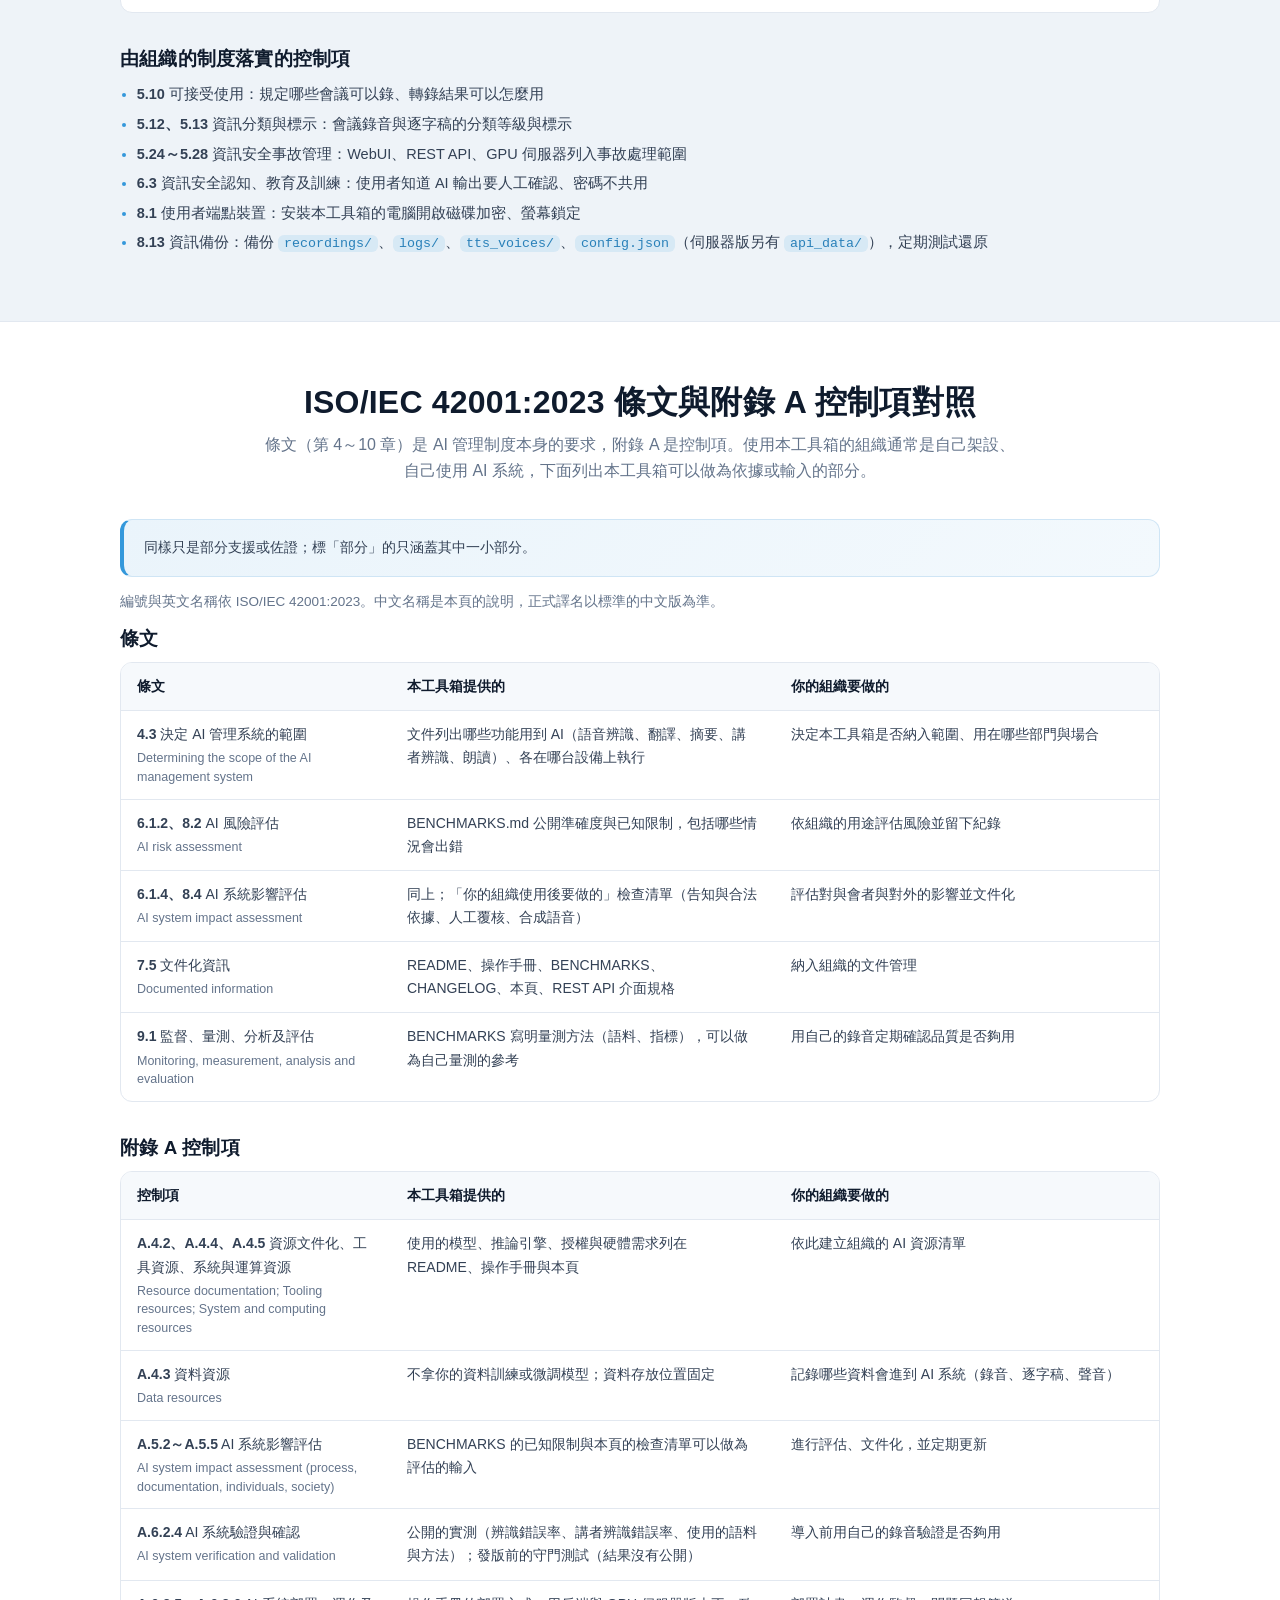
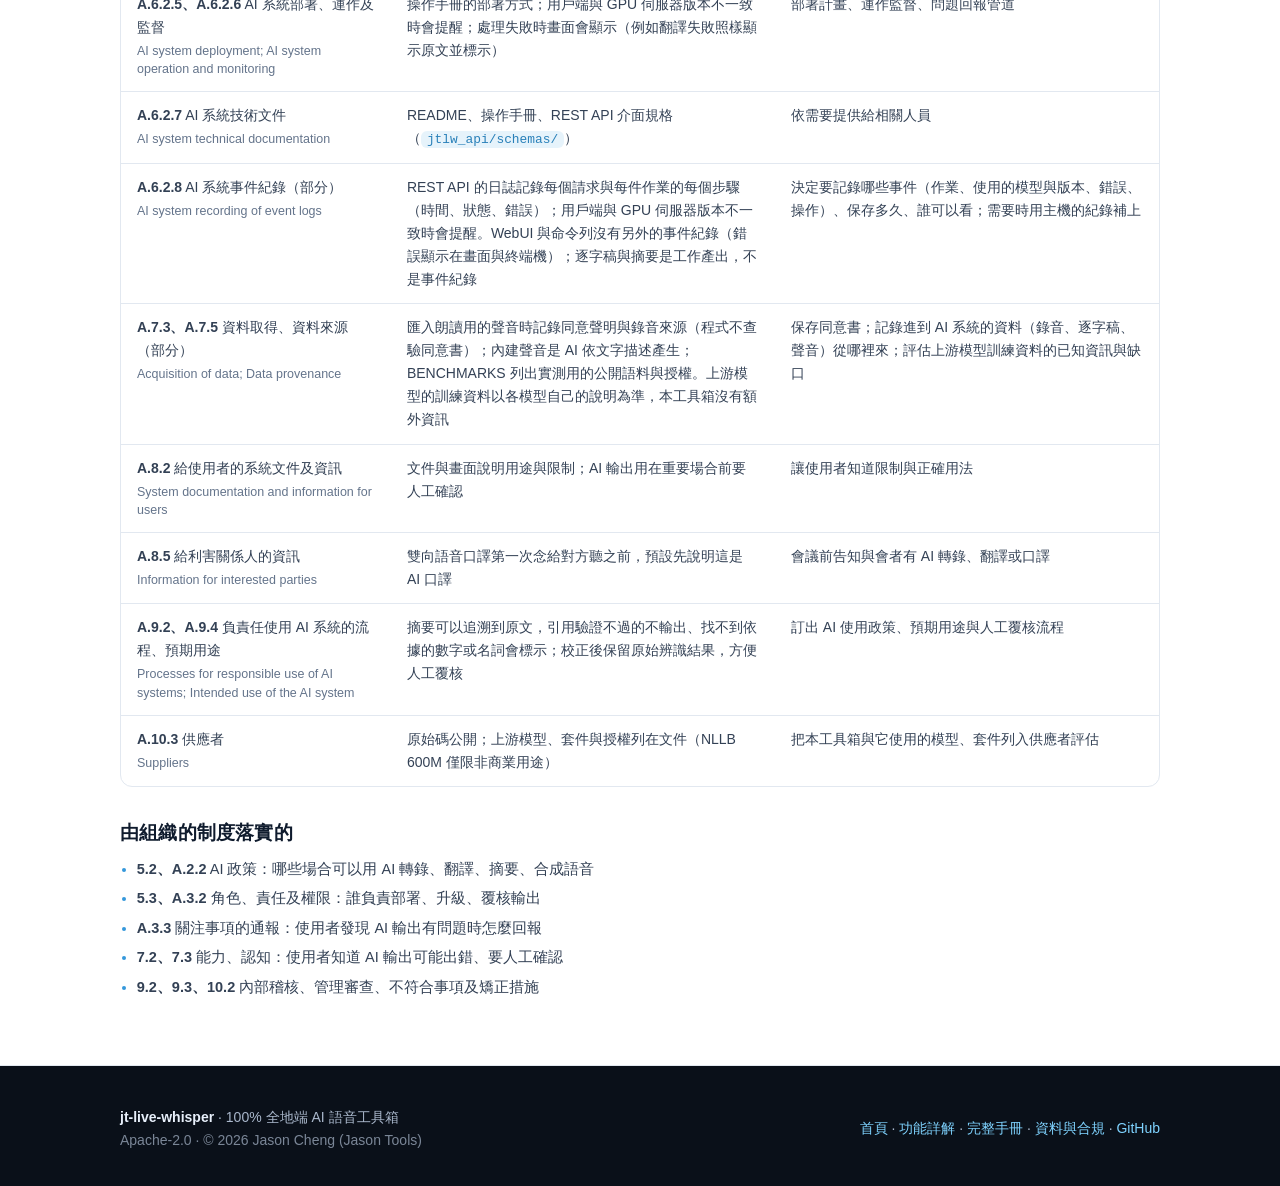
<file: docs/compliance.html>
<!DOCTYPE html>
<html lang="zh-Hant">
<head>
<meta charset="UTF-8" />
<meta name="viewport" content="width=device-width, initial-scale=1.0" />
<title>資料保護與合規 | jt-live-whisper</title>
<link rel="icon" type="image/svg+xml" href="favicon.svg" />
<meta name="description" content="jt-live-whisper 的資料保護與合規：資料不出去、工具本身做到的控制，以及組織使用後要做的事（個資法、GDPR、ISO/IEC 27001:2022、ISO/IEC 42001:2023）。" />
<link rel="stylesheet" href="style.css" />
</head>
<body>
<!-- site-nav：由 tools/site_nav.py 產生，請改那支 -->
<nav>
  <div class="wrap nav-in">
    <a class="brand" href="index.html" style="text-decoration:none">
      <svg viewBox="0 0 64 64" width="28" height="28" aria-hidden="true">
        <defs><linearGradient id="bm" x1="0" y1="0" x2="1" y2="1"><stop offset="0" stop-color="#2c3e50"/><stop offset="1" stop-color="#3498db"/></linearGradient></defs>
        <rect width="64" height="64" rx="14" fill="url(#bm)"/>
        <g stroke="#fff" stroke-width="4" stroke-linecap="round">
          <line x1="16" y1="26" x2="16" y2="38"/><line x1="25" y1="18" x2="25" y2="46"/>
          <line x1="34" y1="24" x2="34" y2="40"/><line x1="43" y1="14" x2="43" y2="50"/><line x1="52" y1="28" x2="52" y2="36"/>
        </g>
      </svg>
      jt-live-whisper
    </a>
    <div class="nav-links">
      <a class="nav-page" href="index.html"><span class="zh">首頁</span><span class="en">Home</span></a>
      <a class="nav-page" href="features.html"><span class="zh">功能詳解</span><span class="en">Features</span></a>
      <a class="nav-page" href="usage.html"><span class="zh">安裝與使用</span><span class="en">Docs</span></a>
      <a class="nav-page" href="compliance.html" aria-current="page"><span class="zh">資料與合規</span><span class="en">Compliance</span></a>
      <span class="nav-sep" aria-hidden="true"></span>
      <a class="btn btn-ghost btn-sm" href="sop.html"><span class="zh">完整手冊</span><span class="en">Manual</span></a>
      <a class="btn btn-ghost btn-sm" href="https://github.com/jasoncheng7115/jt-live-whisper" target="_blank" rel="noopener">GitHub</a>
      <button class="btn btn-ghost btn-sm" id="langBtn" type="button">English</button>
    </div>
  </div>
</nav>
<div class="page-nav"><div class="wrap page-nav-in">
    <span class="page-nav-label"><span class="zh">本頁</span><span class="en">On this page</span></span>
    <a href="#local"><span class="zh">資料在哪裡</span><span class="en">Where data lives</span></a>
    <a href="#controls"><span class="zh">工具做到的</span><span class="en">What the tool does</span></a>
    <a href="#checklist"><span class="zh">組織要做的</span><span class="en">Your checklist</span></a>
    <a href="#standards"><span class="zh">法規對照</span><span class="en">Standards</span></a>
    <a href="#iso27001"><span class="zh">27001:2022 對照</span><span class="en">ISO 27001:2022</span></a>
    <a href="#iso42001"><span class="zh">42001:2023 對照</span><span class="en">ISO 42001:2023</span></a>
</div></div>
<!-- /site-nav -->

<header class="hero" style="padding:64px 0 44px">
  <div class="wrap">
    <span class="eyebrow"><span class="zh">資料保護與合規</span><span class="en">Data protection &amp; compliance</span></span>
    <h1 style="margin-top:6px"><span class="zh">資料可以不出去</span><span class="en">Your data can stay in</span></h1>
    <p class="lead"><span class="zh">語音、逐字稿、翻譯、摘要都可以完全在你自己的設備上處理，不需要任何雲端 AI 服務，能幫助組織落實個人資料保護、資訊安全與 AI 管理的要求。</span><span class="en">Speech, transcripts, translations and summaries can be processed entirely on your own hardware with no cloud AI service, which helps organizations meet privacy, security and AI governance requirements.</span></p>
    <p class="note" style="margin-top:14px"><span class="zh"><b>個資法、GDPR 是法律</b>，規範組織實際怎麼處理個人資料；<b>ISO/IEC 27001:2022、ISO/IEC 42001:2023 是管理制度標準</b>，驗證組織在指定範圍內的管理制度。兩者都不是針對某一套軟體，所以本工具箱不宣稱「通過」或「符合」任何法規或認證，用了它也不代表某個部署就合法或取得驗證。這一頁說明工具本身做到什麼（多半只是控制措施的一部分或佐證），以及你的組織使用後還要做哪些事。本頁不是法律意見，也不是程式的安全稽核報告。</span><span class="en"><b>Privacy laws such as Taiwan's PDPA and the GDPR</b> govern how an organization actually handles personal data; <b>ISO/IEC 27001:2022 and ISO/IEC 42001:2023 are management system standards</b> that certify an organization's management system within a defined scope. Neither applies to a piece of software, so the toolbox claims no certification, and using it does not make a deployment lawful or certified. This page explains what the tool does (mostly part of a control, or supporting evidence) and what your organization still needs to do. It is neither legal advice nor a security audit of the code.</span></p>
  </div>
</header>

<section id="local">
  <div class="wrap">
    <div class="sec-head"><h2><span class="zh">資料在哪裡</span><span class="en">Where your data lives</span></h2>
      <p><span class="zh">錄音、逐字稿、摘要可以完全在你的內網裡處理與保存；雲端 AI 服務完全用不到。實際資料流向依你的部署與設定決定。</span><span class="en">Recordings, transcripts and summaries can be processed and stored entirely inside your network; no cloud AI service is involved. Actual data flows depend on your deployment and settings.</span></p></div>
    <div class="flow-wrap"><svg class="flow-svg flow-desk" viewBox="0 0 1120 380" role="img" aria-label="資料流向：資料留在你的內網"><defs><marker id="cpda" viewBox="0 0 10 10" refX="9" refY="5" markerWidth="7" markerHeight="7" orient="auto-start-reverse"><path d="M0,0 L10,5 L0,10 z" class="cp-h"/></marker><marker id="cpdn" viewBox="0 0 10 10" refX="9" refY="5" markerWidth="7" markerHeight="7" orient="auto-start-reverse"><path d="M0,0 L10,5 L0,10 z" class="cp-h-no"/></marker><marker id="cpdm" viewBox="0 0 10 10" refX="9" refY="5" markerWidth="7" markerHeight="7" orient="auto-start-reverse"><path d="M0,0 L10,5 L0,10 z" class="cp-h-maybe"/></marker><marker id="cpdi" viewBox="0 0 10 10" refX="9" refY="5" markerWidth="7" markerHeight="7" orient="auto-start-reverse"><path d="M0,0 L10,5 L0,10 z" class="cp-h-in"/></marker></defs><rect x="6" y="6" width="760" height="368" rx="16" class="cp-lan"/><text x="30" y="36" class="fl-t fl-lane-t zh" text-anchor="start">你的內網（自有設備）</text><text x="30" y="36" class="fl-t fl-lane-t en" text-anchor="start">Your network (your hardware)</text><rect x="36" y="140" width="260" height="100" rx="12" class="cp-node"/><text x="166.0" y="176.0" class="fl-t fl-title zh" text-anchor="middle">你的電腦（WebUI）</text><text x="166.0" y="176.0" class="fl-t fl-title en" text-anchor="middle">Your computer (WebUI)</text><text x="166.0" y="195.0" class="fl-t fl-sub zh" text-anchor="middle">錄音・逐字稿・摘要・聲音</text><text x="166.0" y="195.0" class="fl-t fl-sub en" text-anchor="middle">Audio · transcripts · summaries · voices</text><text x="166.0" y="214.0" class="fl-t fl-sub zh" text-anchor="middle">都存在這裡</text><text x="166.0" y="214.0" class="fl-t fl-sub en" text-anchor="middle">are stored here</text><rect x="486" y="40" width="250" height="100" rx="12" class="cp-node"/><text x="611.0" y="76.0" class="fl-t fl-title zh" text-anchor="middle">GPU 伺服器</text><text x="611.0" y="76.0" class="fl-t fl-title en" text-anchor="middle">GPU server</text><text x="611.0" y="95.0" class="fl-t fl-sub zh" text-anchor="middle">辨識・講者辨識・朗讀</text><text x="611.0" y="95.0" class="fl-t fl-sub en" text-anchor="middle">ASR · diarization · TTS</text><text x="611.0" y="114.0" class="fl-t fl-sub zh" text-anchor="middle">暫存音檔處理完就刪</text><text x="611.0" y="114.0" class="fl-t fl-sub en" text-anchor="middle">temp audio deleted after use</text><rect x="486" y="240" width="250" height="100" rx="12" class="cp-node"/><text x="611.0" y="285.5" class="fl-t fl-title zh" text-anchor="middle">LLM 伺服器（如 Ollama）</text><text x="611.0" y="285.5" class="fl-t fl-title en" text-anchor="middle">LLM server (e.g. Ollama)</text><text x="611.0" y="304.5" class="fl-t fl-sub zh" text-anchor="middle">翻譯・摘要・校正</text><text x="611.0" y="304.5" class="fl-t fl-sub en" text-anchor="middle">Translation · summaries · fixes</text><path d="M296,175 H390 V90 H482" class="fl-arrow" marker-start="url(#cpda)" marker-end="url(#cpda)"/><path d="M296,205 H390 V290 H482" class="fl-arrow" marker-start="url(#cpda)" marker-end="url(#cpda)"/><text x="938" y="36" class="fl-t fl-lane-t zh" text-anchor="middle">外部</text><text x="938" y="36" class="fl-t fl-lane-t en" text-anchor="middle">Outside</text><rect x="820" y="50" width="236" height="92" rx="12" class="cp-onode"/><text x="938.0" y="82.0" class="fl-t fl-title zh" text-anchor="middle">雲端 AI 服務</text><text x="938.0" y="82.0" class="fl-t fl-title en" text-anchor="middle">Cloud AI services</text><text x="938.0" y="101.0" class="fl-t fl-sub zh" text-anchor="middle">ChatGPT・Claude・Gemini…</text><text x="938.0" y="101.0" class="fl-t fl-sub en" text-anchor="middle">ChatGPT · Claude · Gemini…</text><text x="938.0" y="120.0" class="fl-t cp-no zh" text-anchor="middle">✕ 不會送出</text><text x="938.0" y="120.0" class="fl-t cp-no en" text-anchor="middle">✕ never sent</text><rect x="820" y="160" width="236" height="92" rx="12" class="cp-onode"/><text x="938.0" y="192.0" class="fl-t fl-title zh" text-anchor="middle">轉發平台</text><text x="938.0" y="192.0" class="fl-t fl-title en" text-anchor="middle">Forwarding platforms</text><text x="938.0" y="211.0" class="fl-t fl-sub zh" text-anchor="middle">Telegram・Slack・LINE…</text><text x="938.0" y="211.0" class="fl-t fl-sub en" text-anchor="middle">Telegram · Slack · LINE…</text><text x="938.0" y="230.0" class="fl-t cp-maybe zh" text-anchor="middle">你開啟轉發時才送字幕</text><text x="938.0" y="230.0" class="fl-t cp-maybe en" text-anchor="middle">subtitles only if you turn it on</text><rect x="820" y="270" width="236" height="92" rx="12" class="cp-onode"/><text x="938.0" y="302.0" class="fl-t fl-title zh" text-anchor="middle">GitHub・HuggingFace</text><text x="938.0" y="302.0" class="fl-t fl-title en" text-anchor="middle">GitHub · HuggingFace</text><text x="938.0" y="321.0" class="fl-t fl-sub zh" text-anchor="middle">程式與模型</text><text x="938.0" y="321.0" class="fl-t fl-sub en" text-anchor="middle">code and models</text><text x="938.0" y="340.0" class="fl-t cp-in zh" text-anchor="middle">只下載，不送會議內容</text><text x="938.0" y="340.0" class="fl-t cp-in en" text-anchor="middle">download only, no meeting content</text><path d="M770,96 H816" class="fl-arrow cp-no-line" marker-end="url(#cpdn)"/><path d="M770,206 H816" class="fl-arrow cp-maybe-line" marker-end="url(#cpdm)"/><path d="M816,316 H770" class="fl-arrow cp-in-line" marker-end="url(#cpdi)"/></svg><svg class="flow-svg flow-mobile" viewBox="0 0 390 640" role="img" aria-label="資料流向：資料留在你的內網"><defs><marker id="cpma" viewBox="0 0 10 10" refX="9" refY="5" markerWidth="7" markerHeight="7" orient="auto-start-reverse"><path d="M0,0 L10,5 L0,10 z" class="cp-h"/></marker><marker id="cpmn" viewBox="0 0 10 10" refX="9" refY="5" markerWidth="7" markerHeight="7" orient="auto-start-reverse"><path d="M0,0 L10,5 L0,10 z" class="cp-h-no"/></marker><marker id="cpmm" viewBox="0 0 10 10" refX="9" refY="5" markerWidth="7" markerHeight="7" orient="auto-start-reverse"><path d="M0,0 L10,5 L0,10 z" class="cp-h-maybe"/></marker><marker id="cpmi" viewBox="0 0 10 10" refX="9" refY="5" markerWidth="7" markerHeight="7" orient="auto-start-reverse"><path d="M0,0 L10,5 L0,10 z" class="cp-h-in"/></marker></defs><rect x="4" y="4" width="382" height="300" rx="16" class="cp-lan"/><text x="195" y="30" class="fl-t fl-lane-t zh" text-anchor="middle">你的內網（自有設備）</text><text x="195" y="30" class="fl-t fl-lane-t en" text-anchor="middle">Your network (your hardware)</text><rect x="70" y="46" width="250" height="92" rx="12" class="cp-node"/><text x="195.0" y="80.0" class="fl-t fl-title-m zh" text-anchor="middle">你的電腦（WebUI）</text><text x="195.0" y="80.0" class="fl-t fl-title-m en" text-anchor="middle">Your computer (WebUI)</text><text x="195.0" y="97.0" class="fl-t fl-sub-m zh" text-anchor="middle">錄音・逐字稿・摘要・聲音</text><text x="195.0" y="97.0" class="fl-t fl-sub-m en" text-anchor="middle">Audio · transcripts · summaries · voices</text><text x="195.0" y="114.0" class="fl-t fl-sub-m zh" text-anchor="middle">都存在這裡</text><text x="195.0" y="114.0" class="fl-t fl-sub-m en" text-anchor="middle">are stored here</text><rect x="14" y="190" width="174" height="98" rx="12" class="cp-node"/><text x="101.0" y="227.0" class="fl-t fl-title-m zh" text-anchor="middle">GPU 伺服器</text><text x="101.0" y="227.0" class="fl-t fl-title-m en" text-anchor="middle">GPU server</text><text x="101.0" y="244.0" class="fl-t fl-sub-m zh" text-anchor="middle">辨識・講者辨識・朗讀</text><text x="101.0" y="244.0" class="fl-t fl-sub-m en" text-anchor="middle">ASR · diarization · TTS</text><text x="101.0" y="261.0" class="fl-t fl-sub-m zh" text-anchor="middle">暫存音檔處理完就刪</text><text x="101.0" y="261.0" class="fl-t fl-sub-m en" text-anchor="middle">temp audio deleted after use</text><rect x="202" y="190" width="174" height="98" rx="12" class="cp-node"/><text x="289.0" y="235.5" class="fl-t fl-title-m zh" text-anchor="middle">LLM 伺服器</text><text x="289.0" y="235.5" class="fl-t fl-title-m en" text-anchor="middle">LLM server</text><text x="289.0" y="252.5" class="fl-t fl-sub-m zh" text-anchor="middle">翻譯・摘要・校正</text><text x="289.0" y="252.5" class="fl-t fl-sub-m en" text-anchor="middle">Translation · summaries · fixes</text><path d="M150,138 V186" class="fl-arrow" marker-start="url(#cpma)" marker-end="url(#cpma)"/><path d="M240,138 V186" class="fl-arrow" marker-start="url(#cpma)" marker-end="url(#cpma)"/><text x="195" y="336" class="fl-t fl-lane-t zh" text-anchor="middle">外部</text><text x="195" y="336" class="fl-t fl-lane-t en" text-anchor="middle">Outside</text><rect x="30" y="352" width="330" height="80" rx="12" class="cp-onode"/><text x="195.0" y="380.0" class="fl-t fl-title-m zh" text-anchor="middle">雲端 AI 服務</text><text x="195.0" y="380.0" class="fl-t fl-title-m en" text-anchor="middle">Cloud AI services</text><text x="195.0" y="397.0" class="fl-t fl-sub-m zh" text-anchor="middle">ChatGPT・Claude・Gemini…</text><text x="195.0" y="397.0" class="fl-t fl-sub-m en" text-anchor="middle">ChatGPT · Claude · Gemini…</text><text x="195.0" y="414.0" class="fl-t cp-no zh" text-anchor="middle">✕ 不會送出</text><text x="195.0" y="414.0" class="fl-t cp-no en" text-anchor="middle">✕ never sent</text><rect x="30" y="446" width="330" height="80" rx="12" class="cp-onode"/><text x="195.0" y="474.0" class="fl-t fl-title-m zh" text-anchor="middle">轉發平台</text><text x="195.0" y="474.0" class="fl-t fl-title-m en" text-anchor="middle">Forwarding platforms</text><text x="195.0" y="491.0" class="fl-t fl-sub-m zh" text-anchor="middle">Telegram・Slack・LINE…</text><text x="195.0" y="491.0" class="fl-t fl-sub-m en" text-anchor="middle">Telegram · Slack · LINE…</text><text x="195.0" y="508.0" class="fl-t cp-maybe zh" text-anchor="middle">你開啟轉發時才送字幕</text><text x="195.0" y="508.0" class="fl-t cp-maybe en" text-anchor="middle">subtitles only if you turn it on</text><rect x="30" y="540" width="330" height="80" rx="12" class="cp-onode"/><text x="195.0" y="568.0" class="fl-t fl-title-m zh" text-anchor="middle">GitHub・HuggingFace</text><text x="195.0" y="568.0" class="fl-t fl-title-m en" text-anchor="middle">GitHub · HuggingFace</text><text x="195.0" y="585.0" class="fl-t fl-sub-m zh" text-anchor="middle">程式與模型</text><text x="195.0" y="585.0" class="fl-t fl-sub-m en" text-anchor="middle">code and models</text><text x="195.0" y="602.0" class="fl-t cp-in zh" text-anchor="middle">只下載，不送會議內容</text><text x="195.0" y="602.0" class="fl-t cp-in en" text-anchor="middle">download only, no meeting content</text></svg></div>
        <div class="tbl-wrap">
          <table class="kv">
            <thead><tr><th><span class="zh">資料</span><span class="en">Data</span></th><th><span class="zh">在哪裡處理、存在哪裡</span><span class="en">Where it is processed and stored</span></th></tr></thead>
            <tbody>
              <tr><td><span class="zh">會議錄音、即時音訊</span><span class="en">Meeting recordings, live audio</span></td><td><span class="zh">你的電腦；選用 GPU 伺服器時送到<b>你自己架設</b>的 GPU 伺服器辨識，暫存音檔辨識完就刪（處理出錯也會刪；伺服器當機時可能留在系統的暫存資料夾，由作業系統清理）</span><span class="en">Your computer; with a GPU server, audio goes to <b>your own</b> server for recognition and the temporary file is deleted afterwards (also on errors; if the server crashes it may remain in the system temp folder until the OS cleans it up)</span></td></tr>
              <tr><td><span class="zh">逐字稿、翻譯、摘要</span><span class="en">Transcripts, translations, summaries</span></td><td><span class="zh">你的電腦（<code>logs/</code>）；翻譯與摘要送到<b>你自己設定</b>的 LLM 伺服器（例如內網的 Ollama）</span><span class="en">Your computer (<code>logs/</code>); translation and summaries use the LLM server <b>you configure</b> (e.g. Ollama on your LAN)</span></td></tr>
              <tr><td><span class="zh">錄音檔</span><span class="en">Audio files</span></td><td><span class="zh">你的電腦（<code>recordings/</code>）</span><span class="en">Your computer (<code>recordings/</code>)</span></td></tr>
              <tr><td><span class="zh">朗讀用的參考錄音（聲音）</span><span class="en">Reference recordings for text-to-speech (voices)</span></td><td><span class="zh">你的電腦（<code>tts_voices/</code>）；用 GPU 伺服器合成時伺服器依內容快取一份。刪除聲音時本機那份立刻刪，GPU 伺服器那份一起刪；伺服器連不上時記在待刪清單，<b>下次用 GPU 伺服器朗讀時補刪</b>（在那之前伺服器上還有一份）</span><span class="en">Your computer (<code>tts_voices/</code>); the GPU server caches a copy by content. Deleting a voice removes the local copy at once and the server copy too; if the server is unreachable it goes on a pending list and is <b>deleted the next time the GPU server is used for reading aloud</b> (until then the server still has it)</span></td></tr>
              <tr><td><span class="zh">設定（含密碼雜湊、轉發平台的認證）</span><span class="en">Settings (password hashes, forwarding credentials)</span></td><td><span class="zh">你的電腦（<code>config.json</code>）</span><span class="en">Your computer (<code>config.json</code>)</span></td></tr>
            </tbody>
          </table>
        </div>
    <ul class="ck" style="margin-top:18px">
      <li><span class="zh">不需要 ChatGPT、Claude、Gemini 等雲端 API 金鑰，不會把內容送給第三方 AI 服務</span><span class="en">No ChatGPT, Claude or Gemini API keys; nothing is sent to third-party AI services</span></li>
      <li><span class="zh">WebUI 網頁不載入外部的字型、腳本或追蹤程式</span><span class="en">The WebUI loads no outside fonts, scripts or trackers</span></li>
      <li><span class="zh"><b>實際資料流向依你的部署與設定決定</b>：自架的主機可能在別的國家、備份可能放到雲端、遠端連線與字幕轉發會把內容送到別處；有沒有跨境傳輸要看這些</span><span class="en"><b>Actual data flows depend on your deployment and settings</b>: a self-hosted server may be abroad, backups may go to a cloud, remote access and forwarding send content elsewhere; whether data crosses borders depends on these</span></li>
    </ul>
    <h3 style="margin:34px 0 12px"><span class="zh">模型與授權</span><span class="en">Models and licenses</span></h3>
    <p style="margin:0 0 14px;color:var(--muted);font-size:14px"><span class="zh">模型都可以在自己的設備上執行，各模型依各自的授權使用；授權是 2026 年 10 月查證時的狀態，以各模型的頁面為準。</span><span class="en">Every model can run on your hardware and is used under its own license; licenses as checked in October 2026, each model's page is authoritative.</span></p>
        <div class="tbl-wrap">
          <table class="kv">
            <thead><tr><th><span class="zh">項目</span><span class="en">Item</span></th><th><span class="zh">授權</span><span class="en">License</span></th></tr></thead>
            <tbody>
              <tr><td><span class="zh">本工具箱的程式碼</span><span class="en">The toolbox's code</span></td><td><span class="zh">Apache-2.0</span><span class="en">Apache-2.0</span></td></tr>
              <tr><td><span class="zh">語音辨識：Whisper（含 faster-whisper、mlx、ggml 轉換版）</span><span class="en">Speech recognition: Whisper (incl. faster-whisper, mlx, ggml conversions)</span></td><td><span class="zh">MIT</span><span class="en">MIT</span></td></tr>
              <tr><td><span class="zh">語音辨識：Breeze-ASR-26（台語）</span><span class="en">Speech recognition: Breeze-ASR-26 (Taiwanese)</span></td><td><span class="zh">Apache-2.0</span><span class="en">Apache-2.0</span></td></tr>
              <tr><td><span class="zh">語音辨識：Moonshine（英文串流）</span><span class="en">Speech recognition: Moonshine (English streaming)</span></td><td><span class="zh">MIT</span><span class="en">MIT</span></td></tr>
              <tr><td><span class="zh">語音辨識：Qwen3-ASR 0.6B 與對齊模型（實驗）</span><span class="en">Speech recognition: Qwen3-ASR 0.6B and aligner (experimental)</span></td><td><span class="zh">Apache-2.0</span><span class="en">Apache-2.0</span></td></tr>
              <tr><td><span class="zh">講者辨識：Nemotron 3 Diarization</span><span class="en">Diarization: Nemotron 3 Diarization</span></td><td><span class="zh">OpenMDW-1.1</span><span class="en">OpenMDW-1.1</span></td></tr>
              <tr><td><span class="zh">講者辨識：resemblyzer、spectralcluster</span><span class="en">Diarization: resemblyzer, spectralcluster</span></td><td><span class="zh">Apache-2.0</span><span class="en">Apache-2.0</span></td></tr>
              <tr><td><span class="zh"><b>離線翻譯：NLLB 600M</b></span><span class="en"><b>Offline translation: NLLB 600M</b></span></td><td><span class="zh"><b>CC-BY-NC-4.0（僅限非商業用途）</b></span><span class="en"><b>CC-BY-NC-4.0 (non-commercial only)</b></span></td></tr>
              <tr><td><span class="zh">離線翻譯：Argos Translate 英翻中</span><span class="en">Offline translation: Argos Translate EN→ZH</span></td><td><span class="zh">程式 MIT；模型 CC-BY 4.0（源自 OPUS-MT）</span><span class="en">Code MIT; model CC-BY 4.0 (from OPUS-MT)</span></td></tr>
              <tr><td><span class="zh">翻譯、摘要用的 LLM（Ollama 等）</span><span class="en">LLMs for translation and summaries (Ollama etc.)</span></td><td><span class="zh">依你選用的模型；預設的 gemma4:26b、qwen3.8:27b 與備援 qwen2.5:14b 為 Apache-2.0</span><span class="en">Depends on the model you choose; the defaults gemma4:26b, qwen3.8:27b and fallback qwen2.5:14b are Apache-2.0</span></td></tr>
              <tr><td><span class="zh">朗讀：VoxCPM2、BreezyVoice、g2pW</span><span class="en">Text-to-speech: VoxCPM2, BreezyVoice, g2pW</span></td><td><span class="zh">Apache-2.0</span><span class="en">Apache-2.0</span></td></tr>
              <tr><td><span class="zh">朗讀：教育部《重編國語辭典修訂本》</span><span class="en">Text-to-speech: Taiwan MOE Revised Mandarin Dictionary</span></td><td><span class="zh">CC BY-ND 3.0 TW</span><span class="en">CC BY-ND 3.0 TW</span></td></tr>
              <tr><td><span class="zh">內建的 10 個聲音（中文 8、英文 2，AI 產生）</span><span class="en">The 10 built-in voices (8 Chinese, 2 English; AI-generated)</span></td><td><span class="zh">隨本工具箱（Apache-2.0）</span><span class="en">Part of the toolbox (Apache-2.0)</span></td></tr>
            </tbody>
          </table>
        </div>
    <p class="note" style="margin-top:14px"><span class="zh"><b>NLLB 600M 僅限非商業用途</b>：選單與 WebUI 都有標示；沒有 LLM 伺服器時程式會自動改用它，提示裡也會寫。企業或組織使用前請自行確認是否符合授權條款（不要預設內部使用就算非商業），或改用 LLM 伺服器翻譯。</span><span class="en"><b>NLLB 600M is non-commercial only</b>: it is labeled in the menus and the WebUI, and the notice says so when the program falls back to it without an LLM server. Organizations should check the license terms themselves (internal use is not automatically non-commercial) or translate with an LLM server.</span></p>
    <h3 style="margin:34px 0 12px"><span class="zh">會連到外部的情況</span><span class="en">When something does go out</span></h3>
    <p style="margin:0 0 14px;color:var(--muted);font-size:14px"><span class="zh">都不會送出會議內容，或由你自己決定。</span><span class="en">Either no meeting content, or your own decision.</span></p>
        <div class="tbl-wrap">
          <table class="kv">
            <thead><tr><th><span class="zh">情況</span><span class="en">When</span></th><th><span class="zh">送出什麼</span><span class="en">What leaves</span></th></tr></thead>
            <tbody>
              <tr><td><span class="zh">安裝、升級</span><span class="en">Install, upgrade</span></td><td><span class="zh">從 GitHub、PyPI、HuggingFace 等下載程式與模型：<b>不送出會議內容</b>；對方會看到一般的連線資訊（IP、時間、下載了什麼）</span><span class="en">Downloads code and models from GitHub, PyPI, HuggingFace: <b>no meeting content</b>; they see ordinary connection details (IP, time, what was downloaded)</span></td></tr>
              <tr><td><span class="zh">第一次用到某個模型</span><span class="en">First use of a model</span></td><td><span class="zh">從 HuggingFace 下載模型檔：同上</span><span class="en">Downloads the model from HuggingFace: same as above</span></td></tr>
              <tr><td><span class="zh">你開啟「字幕轉發」</span><span class="en">You turn on subtitle forwarding</span></td><td><span class="zh">字幕會送到你設定的平台（Telegram、Slack、Discord、Teams、LINE、Nextcloud Talk 或自訂網址）。預設關閉，設定頁只能在本機打開</span><span class="en">Subtitles go to the platforms you set (Telegram, Slack, Discord, Teams, LINE, Nextcloud Talk or a custom URL). Off by default; the settings page opens only on the local machine</span></td></tr>
              <tr><td><span class="zh">你把 GPU 伺服器或 LLM 伺服器設在外部主機</span><span class="en">You point the GPU or LLM server at an outside host</span></td><td><span class="zh">音訊或文字會送到那台主機，是否允許由你決定</span><span class="en">Audio or text goes to that host; your call</span></td></tr>
            </tbody>
          </table>
        </div>
  </div>
</section>

<section id="controls" class="alt">
  <div class="wrap">
    <div class="sec-head"><h2><span class="zh">工具本身做到的</span><span class="en">What the tool does</span></h2></div>
    <div class="grid g2">
      <div class="card"><h3><span class="ic"><svg width="18" height="18" viewBox="0 0 24 24" fill="none" stroke="currentColor" stroke-width="2" stroke-linecap="round" stroke-linejoin="round"><rect x="3" y="11" width="18" height="10" rx="2"/><path d="M7 11V7a5 5 0 0 1 10 0v4"/></svg></span><span class="zh">存取控制</span><span class="en">Access control</span></h3>
        <ul class="ck">
          <li><span class="zh"><b>WebUI</b>：管理密碼與唯讀密碼（設定檔只存雜湊）、限制哪些 IP 可以連、加密連線（TLS，預設關閉）</span><span class="en"><b>WebUI</b>: admin and read-only passwords (only hashes stored), IP allow-list, TLS (off by default)</span></li>
          <li><span class="zh">安全設定、轉發、關鍵字通知、懸浮字幕這幾頁只有在本機才能打開</span><span class="en">Security, forwarding, keyword alert and overlay settings open only on the local machine</span></li>
          <li><span class="zh"><b>反向代理後面一定要設 <code>webui.trusted_proxies</code></b>：只採信這些代理轉來的來源位址，偽造的不算。沒設定時（v2.31.1 起），同一台代理轉來、帶著轉送標頭的請求一律當成遠端（要密碼、僅限本機的頁面不開）；<b>代理完全不加轉送標頭時分不出來，仍會被當成本機</b></span><span class="en"><b>Behind a reverse proxy, always set <code>webui.trusted_proxies</code></b>: only forwarded addresses from those proxies are believed, forged ones are not. Without it (since v2.31.1), requests from a proxy on the same machine that carry forwarding headers are treated as remote (password required, local-only pages refused); <b>a proxy that adds no forwarding headers cannot be detected and still counts as local</b></span></li>
          <li><span class="zh"><b>GPU 伺服器的連線是 HTTP、沒有加密，LLM 伺服器預設也是 HTTP</b>（v2.31.4 起可用 https）：放在可信任的內網或 VPN；LLM 伺服器的 API 金鑰以明文存在 config.json，請限制檔案權限</span><span class="en"><b>The GPU server connection is plain HTTP and the LLM server's is HTTP by default</b> (https since v2.31.4): keep them on a trusted LAN or VPN; the LLM server API key is stored in plain text in config.json, so restrict that file's permissions</span></li>
          <li><span class="zh"><b>REST API</b>：每個呼叫端一把金鑰（只存雜湊），<b>每個呼叫端只看得到自己送的作業</b>；從網址抓音檔時只允許設定好的主機</span><span class="en"><b>REST API</b>: one key per client (only hashes stored); <b>each client sees only its own jobs</b>; audio URLs limited to allowed hosts</span></li>
          <li><span class="zh">伺服器版的服務以安裝資料夾的擁有者身分執行，不會因為用 sudo 安裝就一律以 root 執行</span><span class="en">The server edition runs as the install folder's owner, not root just because sudo was used</span></li>
        </ul>
      </div>
      <div class="card"><h3><span class="ic"><svg width="18" height="18" viewBox="0 0 24 24" fill="none" stroke="currentColor" stroke-width="2" stroke-linecap="round" stroke-linejoin="round"><circle cx="11" cy="11" r="7"/><path d="m20 20-3.5-3.5"/></svg></span><span class="zh">可追溯、可人工覆核</span><span class="en">Traceable, reviewable</span></h3>
        <ul class="ck">
          <li><span class="zh">會議摘要的決議、待辦、風險等每一條都附<b>時間點與引用的原文</b>，可以回到逐字稿查證</span><span class="en">Every decision, action item and risk in a meeting summary cites <b>timestamps and the source text</b></span></li>
          <li><span class="zh">引用驗證不過的項目直接不輸出；整段摘要裡找不到依據的數字或名詞會標示出來</span><span class="en">Items whose citations do not check out are dropped; ungrounded numbers or names in the summary are flagged</span></li>
          <li><span class="zh">校正後的逐字稿保留原始辨識結果；校正幅度異常時自動保留原文</span><span class="en">Corrected transcripts keep the raw recognition; abnormal edits fall back to the original</span></li>
        </ul>
      </div>
      <div class="card"><h3><span class="ic"><svg width="18" height="18" viewBox="0 0 24 24" fill="none" stroke="currentColor" stroke-width="2" stroke-linecap="round" stroke-linejoin="round"><path d="M2 12s3.5-7 10-7 10 7 10 7-3.5 7-10 7S2 12 2 12z"/><circle cx="12" cy="12" r="3"/></svg></span><span class="zh">透明與品質</span><span class="en">Transparency and quality</span></h3>
        <ul class="ck">
          <li><span class="zh">原始碼公開（Apache-2.0），可以自行稽核</span><span class="en">Open source (Apache-2.0), auditable</span></li>
          <li><span class="zh">準確度、速度與已知限制公開在 BENCHMARKS.md</span><span class="en">Accuracy, speed and known limits are published in BENCHMARKS.md</span></li>
          <li><span class="zh">每次發版前在三個平台跑守門測試（測試程式與結果沒有公開）；改了什麼都記在 CHANGELOG</span><span class="en">A release gate runs on three platforms before every release (tests and results not published); every change is in the CHANGELOG</span></li>
          <li><span class="zh"><b>已安裝的模型與套件不會自己更新</b>：朗讀模型、辭典資料、Windows 口譯麥克風驅動固定版本；辨識、講者辨識、翻譯模型與 Python 套件是安裝時取得當時的版本，<b>沒有全部鎖定</b></span><span class="en"><b>Installed models and packages never update themselves</b>: text-to-speech models, dictionary data and the Windows interpreter mic driver are pinned; recognition, diarization and translation models and Python packages are whatever was current at install time, <b>not all pinned</b></span></li>
        </ul>
      </div>
      <div class="card"><h3><span class="ic"><svg width="18" height="18" viewBox="0 0 24 24" fill="none" stroke="currentColor" stroke-width="2" stroke-linecap="round" stroke-linejoin="round"><circle cx="12" cy="12" r="9"/><path d="M12 7v5l3 3"/></svg></span><span class="zh">朗讀與保存期限</span><span class="en">Text-to-speech and retention</span></h3>
        <ul class="ck">
          <li><span class="zh">內建的 8 個中文聲音是 AI 依文字描述產生，<b>不是真人錄音</b>；匯入自己的聲音要勾選「已取得錄音者的書面同意」並填寫來源（使用規範：程式只記錄聲明，不檢查同意書）</span><span class="en">The 8 built-in Chinese voices are AI-generated from text descriptions, <b>not recordings of real people</b>; importing your own requires confirming the speaker's written consent and recording its source (a usage rule: the program records the statement but does not check the consent form)</span></li>
          <li><span class="zh">錄音者要求刪除時，刪除聲音會刪掉本機那份與 GPU 伺服器的快取（伺服器連不上時下次朗讀補刪）；已合成的語音檔與備份要另外處理</span><span class="en">When a speaker asks for deletion, deleting the voice removes the local copy and the GPU server's cache (if unreachable, at the next reading); synthesized audio files and backups must be handled separately</span></li>
          <li><span class="zh">雙向語音口譯念給對方聽的英文是 AI 合成：第一次念之前預設先說明這是 AI 口譯</span><span class="en">Two-way interpretation speaks AI-synthesized English to the other side, and by default first tells them it is an AI interpreter</span></li>
          <li><span class="zh">REST API：確認收到（ACK）後刪除作業內容；沒有確認的保留 7 天</span><span class="en">REST API: job content is deleted after acknowledgement; unacknowledged jobs are kept 7 days</span></li>
          <li><span class="zh">REST API 日誌記錄每個請求（含授權失敗）與作業步驟，不記錄金鑰、授權標頭、詞彙庫與逐字稿內容；WebUI 登入失敗、設定變更、金鑰新增與撤銷目前沒有記錄</span><span class="en">REST API logs record every request (including authorization failures) and job steps, never keys, authorization headers, glossaries or transcript text; WebUI login failures, settings changes and key creation or revocation are not logged yet</span></li>
          <li><span class="zh">「刪除」都是一般刪除檔案，不是不可復原的抹除；備份、快照、已下載或轉寄的副本不會跟著刪</span><span class="en">Deletion means ordinary file deletion, not secure erasure; backups, snapshots and copies already downloaded or forwarded are not affected</span></li>
        </ul>
      </div>
    </div>
  </div>
</section>

<section id="checklist">
  <div class="wrap">
    <div class="sec-head"><h2><span class="zh">你的組織使用後要做的</span><span class="en">What your organization does</span></h2></div>
    <div class="grid g2">
      <div class="card"><h3><span class="ic"><svg width="18" height="18" viewBox="0 0 24 24" fill="none" stroke="currentColor" stroke-width="2" stroke-linecap="round" stroke-linejoin="round"><rect x="9" y="2" width="6" height="12" rx="3"/><path d="M5 10v1a7 7 0 0 0 14 0v-1M12 18v4"/></svg></span><span class="zh">錄音前</span><span class="en">Before recording</span></h3>
        <ul class="ck">
          <li><span class="zh"><b>告知</b>：個資法第 8 條要告知蒐集者名稱、目的、資料類別、利用的期間、地區、對象及方式、當事人的權利與行使方式、不提供的影響；GDPR 見第 13、14 條</span><span class="en"><b>Notice</b>: Taiwan's PDPA Article 8 requires the collector's name, purpose, data categories, period, area, recipients and manner of use, data-subject rights and how to exercise them, and the effect of not providing data; for the GDPR see Articles 13 and 14</span></li>
          <li><span class="zh"><b>合法依據</b>：同意只是其中一種（個資法第 19 條、GDPR 第 6 條），選定並留下紀錄；用同意的話要能證明、可以撤回</span><span class="en"><b>Legal grounds</b>: consent is only one option (PDPA Article 19, GDPR Article 6); choose one and keep records; consent must be provable and withdrawable</span></li>
          <li><span class="zh"><b>特殊的資料</b>：講者辨識會計算聲紋特徵來區分講者（不比對身分）、聲音複製會保存某個人的聲音，在你適用的法規下算不算特種／敏感資料要評估</span><span class="en"><b>Special data</b>: diarization computes voice features to tell speakers apart (no identity matching) and voice cloning stores a person's voice; assess whether these count as special or sensitive data under your laws</span></li>
          <li><span class="zh"><b>用途限制</b>：決定哪些會議可以錄（人事、法務、醫療要另外考慮）；只錄需要的，可以只即時轉錄、不存錄音</span><span class="en"><b>Purpose limits</b>: decide which meetings may be recorded; record only what you need, or transcribe live without keeping audio</span></li>
        </ul>
      </div>
      <div class="card"><h3><span class="ic"><svg width="18" height="18" viewBox="0 0 24 24" fill="none" stroke="currentColor" stroke-width="2" stroke-linecap="round" stroke-linejoin="round"><rect x="3" y="3" width="18" height="8" rx="2"/><rect x="3" y="13" width="18" height="8" rx="2"/><path d="M7 7h.01M7 17h.01"/></svg></span><span class="zh">部署與存取</span><span class="en">Deployment and access</span></h3>
        <ul class="ck">
          <li><span class="zh"><b>一定要設密碼</b>：WebUI 開在所有網路介面上，沒設密碼又沒限制來源時，同網段的人連得進來；設管理與唯讀密碼、限制 IP，<b>同網段也建議開 TLS</b>；放在反向代理後面時設定 <code>trusted_proxies</code>，並讓代理送出 <code>X-Forwarded-For</code></span><span class="en"><b>Always set passwords</b>: the WebUI listens on all interfaces; set admin and read-only passwords, restrict IPs, <b>use TLS even on the same network</b>, and behind a reverse proxy set <code>trusted_proxies</code> and have the proxy send <code>X-Forwarded-For</code></span></li>
          <li><span class="zh"><b>GPU 伺服器與 LLM 伺服器放在內網</b>：GPU 伺服器的連線沒有加密、LLM 伺服器預設也沒有（可改用 https）；用防火牆只開給需要的電腦，跨網段走 VPN</span><span class="en"><b>Keep the GPU and LLM servers internal</b>: the GPU server connection is not encrypted and the LLM server's is not by default (https is possible); firewall them to the machines that need them and use a VPN across networks</span></li>
          <li><span class="zh"><b>模型授權</b>：確認選用的模型授權符合你的用途，特別是 NLLB 600M 僅限非商業用途</span><span class="en"><b>Model licenses</b>: check the licenses fit your use, especially NLLB 600M, which is non-commercial only</span></li>
          <li><span class="zh"><b>主機安全</b>：系統更新、帳號管理、磁碟加密（FileVault、BitLocker、LUKS）</span><span class="en"><b>Host security</b>: updates, account management, disk encryption (FileVault, BitLocker, LUKS)</span></li>
        </ul>
      </div>
      <div class="card"><h3><span class="ic"><svg width="18" height="18" viewBox="0 0 24 24" fill="none" stroke="currentColor" stroke-width="2" stroke-linecap="round" stroke-linejoin="round"><path d="M3 6h18M8 6V4h8v2M6 6l1 14h10l1-14"/></svg></span><span class="zh">保存與刪除</span><span class="en">Retention and deletion</span></h3>
        <ul class="ck">
          <li><span class="zh"><b>訂出保存期限</b>：依規範定期清理 <code>recordings/</code>、<code>logs/</code>（包含備份）</span><span class="en"><b>Set retention</b>: clean up <code>recordings/</code> and <code>logs/</code> on schedule, backups included</span></li>
          <li><span class="zh"><b>刪除要求</b>：錄音、逐字稿、摘要、聲音、已合成的語音檔、備份與快照、已下載或轉寄的副本都要處理；需要不可復原的抹除時用磁碟加密與媒體報廢程序</span><span class="en"><b>Erasure requests</b>: cover recordings, transcripts, summaries, voices, synthesized audio, backups and snapshots, and copies already downloaded or forwarded; use disk encryption and media disposal where secure erasure is needed</span></li>
          <li><span class="zh"><b>備份</b>：需要保存的自行備份，定期測試還原</span><span class="en"><b>Backups</b>: back up what you keep and test restores</span></li>
        </ul>
      </div>
      <div class="card"><h3><span class="ic"><svg width="18" height="18" viewBox="0 0 24 24" fill="none" stroke="currentColor" stroke-width="2" stroke-linecap="round" stroke-linejoin="round"><circle cx="9" cy="7" r="4"/><path d="M2 21v-1a6 6 0 0 1 12 0v1M16 11l2 2 4-4"/></svg></span><span class="zh">人工覆核與外部服務</span><span class="en">Human review and outside services</span></h3>
        <ul class="ck">
          <li><span class="zh"><b>AI 輸出要人確認</b>：可能聽錯、誤譯、漏掉或寫錯決議與待辦對象；用在對外、決策、法律、醫療、財務前請對照原文</span><span class="en"><b>Review AI output</b>: it can mishear, mistranslate or get decisions and owners wrong; check against the source before external, legal, medical or financial use</span></li>
          <li><span class="zh"><b>合成語音</b>：對外使用時標示為 AI 合成；同意書寫清楚用途、範圍、期限、撤回與刪除；不可冒充本人</span><span class="en"><b>Synthetic speech</b>: label it as AI-generated; consent should cover purpose, scope, duration, withdrawal and deletion; never impersonate</span></li>
          <li><span class="zh"><b>字幕轉發、外部 LLM 或 GPU 伺服器</b>：開啟前評估那個服務的資料保存與使用政策</span><span class="en"><b>Forwarding, outside LLM or GPU servers</b>: assess their data retention and use policies first</span></li>
        </ul>
      </div>
    </div>
  </div>
</section>

<section id="standards" class="alt">
  <div class="wrap">
    <div class="sec-head"><h2><span class="zh">對照常見的法規與標準</span><span class="en">Mapping to common laws and standards</span></h2></div>
        <div class="tbl-wrap">
          <table>
            <thead><tr><th><span class="zh">法規或標準</span><span class="en">Law or standard</span></th><th><span class="zh">規範或驗證什麼</span><span class="en">What it governs or certifies</span></th><th><span class="zh">本工具箱幫得上的</span><span class="en">What the toolbox provides</span></th><th><span class="zh">你的組織要補的</span><span class="en">What your organization adds</span></th></tr></thead>
            <tbody>
              <tr><td><span class="zh"><b>個人資料保護法</b>（台灣）</span><span class="en"><b>Personal Data Protection Act</b> (Taiwan)</span></td><td><span class="zh">告知、蒐集處理利用要有特定目的與法定要件、安全維護、當事人權利</span><span class="en">Notice, specific purpose and legal grounds for collection and use, security, data-subject rights</span></td><td><span class="zh">可以完全在自有設備處理、存取控制、刪除聲音兩邊一起刪</span><span class="en">Can run entirely on your hardware, access control, voice deletion on both sides</span></td><td><span class="zh">告知（第 8 條各款）與合法依據、保存期限、安全維護措施、當事人請求的處理流程</span><span class="en">Notice (all items of Article 8) and legal grounds, retention, security measures, handling data-subject requests</span></td></tr>
              <tr><td><span class="zh"><b>GDPR</b>（部署與處理活動落在其適用範圍時，見第 3 條）</span><span class="en"><b>GDPR</b> (where your deployment and processing fall within its scope, see Article 3)</span></td><td><span class="zh">合法依據、資料最小化、當事人權利、跨境傳輸</span><span class="en">Lawful basis, minimization, data-subject rights, transfers</span></td><td><span class="zh">可以完全在自有設備處理、不需要送往第三方 AI 服務</span><span class="en">Can run entirely on your hardware; no third-party AI service needed</span></td><td><span class="zh">合法依據與處理活動紀錄、告知（第 13、14 條）、刪除與查詢請求的處理、必要時的影響評估；依實際部署判斷有沒有跨境傳輸</span><span class="en">Lawful basis and records of processing, information (Articles 13, 14), erasure and access requests, impact assessments where needed; whether data crosses borders depends on your deployment</span></td></tr>
              <tr><td><span class="zh"><b>ISO/IEC 27001:2022</b>（資訊安全管理）</span><span class="en"><b>ISO/IEC 27001:2022</b> (information security)</span></td><td><span class="zh">組織在指定範圍內的資訊安全管理制度</span><span class="en">The organization's information security management system within a defined scope</span></td><td><span class="zh">存取控制、加密連線（WebUI 可選、REST API 預設）、資料可以留在內網、API 依呼叫端隔離、變更紀錄</span><span class="en">Access control, TLS (optional for the WebUI, default for the REST API), data can stay on your LAN, per-client API isolation, a changelog</span></td><td><span class="zh">列入資產清單與風險評估、適用性聲明、網路隔離、備份、日誌與事件處理、內部稽核</span><span class="en">Asset inventory and risk assessment, Statement of Applicability, network segmentation, backups, logging and incident handling, internal audit</span></td></tr>
              <tr><td><span class="zh"><b>ISO/IEC 42001:2023</b>（AI 管理）</span><span class="en"><b>ISO/IEC 42001:2023</b> (AI management)</span></td><td><span class="zh">組織的 AI 管理制度</span><span class="en">The organization's AI management system</span></td><td><span class="zh">模型清單與授權、公開的實測與限制、摘要可追溯到原文、找不到依據的內容不輸出或標示、可以完全在自有設備執行</span><span class="en">Model inventory and licenses, published benchmarks and limits, summaries traceable to the transcript, ungrounded content dropped or flagged, can run entirely on your hardware</span></td><td><span class="zh">AI 使用政策與範圍、風險與影響評估、人工覆核流程、人員訓練、使用監控與問題回報</span><span class="en">AI policy and scope, risk and impact assessment, human review, training, monitoring and issue reporting</span></td></tr>
            </tbody>
          </table>
        </div>
    <p><span class="zh">ISO/IEC 27001:2022 與 ISO/IEC 42001:2023 的逐條對照見下面兩節：<a href="#iso27001">27001:2022 附錄 A</a>、<a href="#iso42001">42001:2023 條文與附錄 A</a>。</span><span class="en">Clause-by-clause mappings follow: <a href="#iso27001">ISO/IEC 27001:2022 Annex A</a> and <a href="#iso42001">ISO/IEC 42001:2023 clauses and Annex A</a>.</span></p>
  </div>
</section>

<section id="iso27001">
  <div class="wrap">
    <div class="sec-head"><h2><span class="zh">ISO/IEC 27001:2022 附錄 A 控制項對照</span><span class="en">ISO/IEC 27001:2022 Annex A controls</span></h2>
      <p><span class="zh">跟本工具箱有關的控制項：本工具箱提供了什麼、你的組織要做什麼。可以做為撰寫適用性聲明（SoA）、風險處理與稽核準備的參考；控制項適不適用、怎麼落實，由你的組織決定。</span><span class="en">Controls related to the toolbox: what it provides and what your organization does. Use it as input for your Statement of Applicability, risk treatment and audit preparation; applicability and implementation are your organization's decision.</span></p></div>
    <p class="note" style="margin:0 0 14px"><span class="zh"><b>「本工具箱提供的」只是控制措施的一部分或佐證，不代表那個控制項已經落實</b>；標「部分」的只涵蓋其中一小部分。</span><span class="en"><b>What the toolbox provides is part of a control or supporting evidence, not proof that the control is implemented</b>; rows marked Partial cover only a small part of it.</span></p>
    <p class="iso-note"><span class="zh">編號與英文名稱依 ISO/IEC 27001:2022 附錄 A（與 ISO/IEC 27002:2022 相同）。中文名稱是本頁的說明，正式譯名以標準的中文版為準。</span><span class="en">Numbers and titles follow ISO/IEC 27001:2022 Annex A (the same as ISO/IEC 27002:2022).</span></p>
        <div class="tbl-wrap">
          <table class="iso">
            <thead><tr><th><span class="zh">控制項</span><span class="en">Control</span></th><th><span class="zh">本工具箱提供的</span><span class="en">What the toolbox provides</span></th><th><span class="zh">你的組織要做的</span><span class="en">What your organization does</span></th></tr></thead>
            <tbody>
              <tr><td><span class="zh"><b>5.9</b> 資訊及相關資產清冊<span class="iso-en">Inventory of information and other associated assets</span></span><span class="en"><b>5.9</b> Inventory of information and other associated assets</span></td><td><span class="zh">資料固定存在幾個位置：<code>recordings/</code>、<code>logs/</code>、<code>tts_voices/</code>、<code>config.json</code>（伺服器版的 REST API 另有 <code>api_data/</code>）；使用的模型與授權列在文件</span><span class="en">Data lives in fixed places: <code>recordings/</code>, <code>logs/</code>, <code>tts_voices/</code>, <code>config.json</code> (plus <code>api_data/</code> for the REST API); models and licenses are documented</span></td><td><span class="zh">把這些資料、GPU 伺服器、LLM 伺服器列入資產清冊，指定負責人</span><span class="en">Add this data and the GPU and LLM servers to your asset inventory with owners</span></td></tr>
              <tr><td><span class="zh"><b>5.14</b> 資訊傳送<span class="iso-en">Information transfer</span></span><span class="en"><b>5.14</b> Information transfer</span></td><td><span class="zh">內容只送到你設定的 GPU 伺服器與 LLM 伺服器；WebUI 可以開 TLS，REST API 預設加密；字幕轉發預設關閉。GPU 伺服器的連線是 HTTP、沒有加密，LLM 伺服器預設也是 HTTP（v2.31.4 起可用 https）</span><span class="en">Content goes only to the GPU and LLM servers you configure; the WebUI can use TLS and the REST API uses it by default; subtitle forwarding is off by default. The GPU server connection is plain HTTP, not encrypted; the LLM server connection is HTTP by default (https can be used since v2.31.4)</span></td><td><span class="zh">規定哪些內容可以傳到哪裡；GPU 伺服器與 LLM 伺服器的連線放在內網或 VPN</span><span class="en">Decide what may go where; keep GPU and LLM server traffic on your LAN or a VPN</span></td></tr>
              <tr><td><span class="zh"><b>5.15</b> 存取控制<span class="iso-en">Access control</span></span><span class="en"><b>5.15</b> Access control</span></td><td><span class="zh">WebUI 分管理與唯讀兩種密碼、可以限制允許連線的 IP；安全設定、轉發等含認證的設定頁只能在本機打開（放在反向代理後面時要設定信任的代理）</span><span class="en">WebUI admin and read-only passwords and an IP allow-list; pages holding credentials (security, forwarding) open only on the local machine (behind a reverse proxy, trusted proxies must be configured)</span></td><td><span class="zh">訂出誰可以使用、從哪裡連線</span><span class="en">Define who may use it and from where</span></td></tr>
              <tr><td><span class="zh"><b>5.17</b> 鑑別資訊<span class="iso-en">Authentication information</span></span><span class="en"><b>5.17</b> Authentication information</span></td><td><span class="zh">密碼與 API 金鑰只存雜湊；日誌不記錄金鑰與授權標頭</span><span class="en">Passwords and API keys are stored only as hashes; logs never contain keys or authorization headers</span></td><td><span class="zh">密碼強度、保管與更換方式</span><span class="en">Password strength, safekeeping and rotation</span></td></tr>
              <tr><td><span class="zh"><b>5.18</b> 存取權限<span class="iso-en">Access rights</span></span><span class="en"><b>5.18</b> Access rights</span></td><td><span class="zh">REST API 每個串接的系統一把金鑰，可以個別撤銷</span><span class="en">One REST API key per integrated system, revocable individually</span></td><td><span class="zh">定期檢視金鑰與密碼，不用的撤銷</span><span class="en">Review keys and passwords regularly; revoke unused ones</span></td></tr>
              <tr><td><span class="zh"><b>5.19、5.21</b> 供應者關係、ICT 供應鏈<span class="iso-en">Information security in supplier relationships; Managing information security in the ICT supply chain</span></span><span class="en"><b>5.19, 5.21</b> Information security in supplier relationships; Managing information security in the ICT supply chain</span></td><td><span class="zh">原始碼公開（Apache-2.0）可以自行稽核；使用的模型與授權列在文件（NLLB 600M 僅限非商業用途）</span><span class="en">Open source (Apache-2.0) and auditable; models and their licenses are documented (NLLB 600M is non-commercial only)</span></td><td><span class="zh">把本工具箱與它使用的模型、套件列入供應者評估</span><span class="en">Include the toolbox, its models and packages in supplier assessment</span></td></tr>
              <tr><td><span class="zh"><b>5.23</b> 使用雲端服務之資訊安全<span class="iso-en">Information security for use of cloud services</span></span><span class="en"><b>5.23</b> Information security for use of cloud services</span></td><td><span class="zh">不需要任何雲端 AI 服務，模型都可以在自己的設備上執行</span><span class="en">No cloud AI service is needed; models can run on your hardware</span></td><td><span class="zh">如果把 GPU 伺服器或 LLM 伺服器放在雲端或外部主機，依這個控制項評估</span><span class="en">If you host the GPU or LLM server in a cloud or outside, assess it under this control</span></td></tr>
              <tr><td><span class="zh"><b>5.34</b> 隱私及個人可識別資訊保護<span class="iso-en">Privacy and protection of PII</span></span><span class="en"><b>5.34</b> Privacy and protection of PII</span></td><td><span class="zh">資料可以留在自有設備；刪除聲音時本機與 GPU 伺服器的快取一起刪；REST API 有保存期限</span><span class="en">Data can stay on your hardware; deleting a voice also deletes the GPU server's cache; the REST API has retention limits</span></td><td><span class="zh">告知與合法依據、保存期限、當事人請求的處理</span><span class="en">Notice and legal grounds, retention, data-subject requests</span></td></tr>
              <tr><td><span class="zh"><b>5.37</b> 文件化操作程序<span class="iso-en">Documented operating procedures</span></span><span class="en"><b>5.37</b> Documented operating procedures</span></td><td><span class="zh">操作手冊：安裝、升級、設定、各種模式的操作</span><span class="en">The manual covers install, upgrade, settings and every mode</span></td><td><span class="zh">依組織環境寫成內部程序（誰安裝、誰升級、怎麼備份與還原）</span><span class="en">Turn it into internal procedures: who installs, who upgrades, how to back up and restore</span></td></tr>
              <tr><td><span class="zh"><b>8.2</b> 特權存取權限<span class="iso-en">Privileged access rights</span></span><span class="en"><b>8.2</b> Privileged access rights</span></td><td><span class="zh">管理密碼才能開始、停止、改設定，唯讀密碼只能看字幕；伺服器版的服務以安裝資料夾的擁有者身分執行，不會因為用 sudo 安裝就以 root 執行</span><span class="en">Only the admin password can start, stop or change settings; read-only can just watch; the server edition runs as the install folder's owner, not root just because sudo was used</span></td><td><span class="zh">管理密碼只給需要的人</span><span class="en">Give the admin password only to those who need it</span></td></tr>
              <tr><td><span class="zh"><b>8.3</b> 資訊存取限制<span class="iso-en">Information access restriction</span></span><span class="en"><b>8.3</b> Information access restriction</span></td><td><span class="zh">REST API 每個呼叫端只看得到自己送的作業</span><span class="en">Each REST API client sees only its own jobs</span></td><td><span class="zh">依用途分配金鑰，不共用</span><span class="en">Issue keys per purpose; never share them</span></td></tr>
              <tr><td><span class="zh"><b>8.5</b> 安全鑑別<span class="iso-en">Secure authentication</span></span><span class="en"><b>8.5</b> Secure authentication</span></td><td><span class="zh">WebUI 與 REST API 受保護的功能要先輸入密碼或金鑰才能使用（WebUI 沒設密碼時啟動會提醒）</span><span class="en">Protected WebUI and REST API functions require authentication (the WebUI warns at startup when no password is set)</span></td><td><span class="zh">設定密碼；開啟 TLS（同網段也建議）</span><span class="en">Set passwords; turn on TLS (on the same network too)</span></td></tr>
              <tr><td><span class="zh"><b>8.8</b> 技術脆弱性管理<span class="iso-en">Management of technical vulnerabilities</span></span><span class="en"><b>8.8</b> Management of technical vulnerabilities</span></td><td><span class="zh">安全性修正記在 CHANGELOG；<code>--upgrade</code> 升級到最新版</span><span class="en">Security fixes are listed in the CHANGELOG; <code>--upgrade</code> updates to the latest release</span></td><td><span class="zh">追蹤新版本並及時升級；作業系統與套件更新</span><span class="en">Track releases and upgrade promptly; keep the OS and packages updated</span></td></tr>
              <tr><td><span class="zh"><b>8.10</b> 資訊刪除<span class="iso-en">Information deletion</span></span><span class="en"><b>8.10</b> Information deletion</span></td><td><span class="zh">GPU 伺服器辨識完就刪暫存音檔（伺服器當機時可能留在系統暫存資料夾）；REST API 確認收到後刪除作業內容、沒確認的 7 天後刪除；刪除聲音兩邊一起刪（伺服器連不上時下次朗讀補刪）。都是一般刪除檔案，不是不可復原的抹除</span><span class="en">The GPU server deletes temporary audio after recognition (a crash may leave it in the system temp folder); the REST API deletes job content after acknowledgement or after 7 days; voices are deleted on both sides (if the server is unreachable, at the next reading). These are ordinary file deletions, not secure erasure</span></td><td><span class="zh">依保存期限刪除 <code>recordings/</code>、<code>logs/</code> 與備份；需要不可復原的抹除時用磁碟加密與媒體報廢程序</span><span class="en">Delete <code>recordings/</code>, <code>logs/</code> and backups on your retention schedule; use disk encryption and media disposal procedures where secure erasure is needed</span></td></tr>
              <tr><td><span class="zh"><b>8.12</b> 資料洩露預防（部分）<span class="iso-en">Data leakage prevention</span></span><span class="en"><b>8.12</b> Data leakage prevention</span></td><td><span class="zh">WebUI 不載入外部的字型、腳本或追蹤程式；REST API 從網址抓音檔只允許設定好的主機（主要是防止被拿來探測內網）。這些不是資料外洩防護（DLP）系統</span><span class="en"><b>Partial.</b> The WebUI loads no outside fonts, scripts or trackers; the REST API fetches audio URLs only from allowed hosts (mainly to prevent probing your network). This is not a data leakage prevention (DLP) system</span></td><td><span class="zh">端點與網路的資料外洩防護</span><span class="en">Endpoint and network data leakage prevention</span></td></tr>
              <tr><td><span class="zh"><b>8.15</b> 日誌（部分）<span class="iso-en">Logging</span></span><span class="en"><b>8.15</b> Logging</span></td><td><span class="zh">REST API 記錄每個請求（含授權失敗與來源 IP）與每件作業的每個步驟，不記錄金鑰、授權標頭、詞彙庫與逐字稿內容。WebUI 的登入失敗與設定變更、REST API 金鑰的新增與撤銷目前沒有記錄</span><span class="en"><b>Partial.</b> The REST API logs every request (including authorization failures and source IP) and every job step, never keys, authorization headers, glossaries or transcript text. WebUI login failures and settings changes, and REST API key creation and revocation, are not logged yet</span></td><td><span class="zh">日誌的保存期限、集中保存、定期檢視；需要時用主機或反向代理的存取紀錄補上 WebUI 的部分</span><span class="en">Log retention, central collection and review; use host or reverse-proxy access logs to cover the WebUI where needed</span></td></tr>
              <tr><td><span class="zh"><b>8.20、8.22</b> 網路安全、網路區隔<span class="iso-en">Networks security; Segregation of networks</span></span><span class="en"><b>8.20, 8.22</b> Networks security; Segregation of networks</span></td><td><span class="zh">WebUI 可以限制允許連線的 IP；放在反向代理後面時，設定信任的代理（<code>trusted_proxies</code>）後只採信這些代理轉來的來源位址</span><span class="en">The WebUI can restrict client IPs; behind a reverse proxy, once trusted proxies (<code>trusted_proxies</code>) are set, only forwarded addresses from those proxies are believed</span></td><td><span class="zh">GPU 伺服器與 LLM 伺服器放在內網，防火牆只開給需要的電腦，跨網段走 VPN；用反向代理時設定 <code>trusted_proxies</code></span><span class="en">Keep GPU and LLM servers internal, firewalled to the machines that need them, with a VPN across networks; set <code>trusted_proxies</code> when using a reverse proxy</span></td></tr>
              <tr><td><span class="zh"><b>8.24</b> 密碼技術之使用<span class="iso-en">Use of cryptography</span></span><span class="en"><b>8.24</b> Use of cryptography</span></td><td><span class="zh">TLS（WebUI 可選、預設關閉；REST API 預設開啟；可以換成組織自己的憑證）；WebUI 密碼以加鹽的 PBKDF2 保存（v2.31.8 起）、API 金鑰（隨機產生的長字串）以 sha256 保存。GPU 伺服器的連線沒有加密、LLM 伺服器預設也沒有（v2.31.4 起可用 https）；LLM 伺服器的 API 金鑰以明文存在 config.json</span><span class="en">TLS (optional and off by default for the WebUI, on by default for the REST API; your own certificate can be used); WebUI passwords stored as salted PBKDF2 hashes (since v2.31.8), API keys (long random strings) as sha256 hashes. The GPU server connection is not encrypted and the LLM server's is not by default (https can be used since v2.31.4); the LLM server API key is stored in plain text in config.json</span></td><td><span class="zh">憑證管理；磁碟加密；GPU 與 LLM 伺服器的連線放在內網或 VPN</span><span class="en">Certificate management; disk encryption; keep GPU and LLM server traffic on your LAN or a VPN</span></td></tr>
              <tr><td><span class="zh"><b>8.29</b> 開發及驗收中之安全測試<span class="iso-en">Security testing in development and acceptance</span></span><span class="en"><b>8.29</b> Security testing in development and acceptance</span></td><td><span class="zh">每次發版前跑守門測試（三個平台、升級、全新安裝、WebUI 授權檢查）；測試程式與結果沒有公開</span><span class="en">A release gate runs before every release (three platforms, upgrade, fresh install, WebUI authorization checks); the tests and results are not published</span></td><td><span class="zh">導入與升級前在自己的環境驗收</span><span class="en">Run acceptance tests in your environment before adopting or upgrading</span></td></tr>
              <tr><td><span class="zh"><b>8.32</b> 變更管理<span class="iso-en">Change management</span></span><span class="en"><b>8.32</b> Change management</span></td><td><span class="zh">每一版的改動記在 CHANGELOG；已安裝的模型與套件不會自己更新（朗讀模型固定版本，其他模型與套件在安裝時取得當時的版本）；升級由管理者執行，GPU 伺服器的自動更新預設關閉</span><span class="en">Every change is in the CHANGELOG; installed models and packages never update themselves (text-to-speech models are pinned, other models and packages are whatever was current at install time); upgrades are run by an administrator and GPU server auto-update is off by default</span></td><td><span class="zh">升級前看 CHANGELOG、先在測試環境試、排定升級時間、保留前一版以便還原</span><span class="en">Read the CHANGELOG, try upgrades in a test environment first, schedule them and keep the previous version for rollback</span></td></tr>
            </tbody>
          </table>
        </div>
    <h3 style="margin:34px 0 12px"><span class="zh">由組織的制度落實的控制項</span><span class="en">Controls carried out by your organization</span></h3>
    <ul class="ck">
          <li><span class="zh"><b>5.10</b> 可接受使用：規定哪些會議可以錄、轉錄結果可以怎麼用</span><span class="en"><b>5.10</b> Acceptable use: which meetings may be recorded and how transcripts may be used</span></li>
          <li><span class="zh"><b>5.12、5.13</b> 資訊分類與標示：會議錄音與逐字稿的分類等級與標示</span><span class="en"><b>5.12, 5.13</b> Classification and labelling: classify and label recordings and transcripts</span></li>
          <li><span class="zh"><b>5.24～5.28</b> 資訊安全事故管理：WebUI、REST API、GPU 伺服器列入事故處理範圍</span><span class="en"><b>5.24–5.28</b> Incident management: include the WebUI, REST API and GPU server</span></li>
          <li><span class="zh"><b>6.3</b> 資訊安全認知、教育及訓練：使用者知道 AI 輸出要人工確認、密碼不共用</span><span class="en"><b>6.3</b> Awareness and training: AI output needs human review; passwords are never shared</span></li>
          <li><span class="zh"><b>8.1</b> 使用者端點裝置：安裝本工具箱的電腦開啟磁碟加密、螢幕鎖定</span><span class="en"><b>8.1</b> User endpoint devices: disk encryption and screen lock on machines running the toolbox</span></li>
          <li><span class="zh"><b>8.13</b> 資訊備份：備份 <code>recordings/</code>、<code>logs/</code>、<code>tts_voices/</code>、<code>config.json</code>（伺服器版另有 <code>api_data/</code>），定期測試還原</span><span class="en"><b>8.13</b> Information backup: back up <code>recordings/</code>, <code>logs/</code>, <code>tts_voices/</code>, <code>config.json</code> (and <code>api_data/</code>) and test restores</span></li>
        </ul>
  </div>
</section>

<section id="iso42001" class="alt">
  <div class="wrap">
    <div class="sec-head"><h2><span class="zh">ISO/IEC 42001:2023 條文與附錄 A 控制項對照</span><span class="en">ISO/IEC 42001:2023 clauses and Annex A controls</span></h2>
      <p><span class="zh">條文（第 4～10 章）是 AI 管理制度本身的要求，附錄 A 是控制項。使用本工具箱的組織通常是自己架設、自己使用 AI 系統，下面列出本工具箱可以做為依據或輸入的部分。</span><span class="en">Clauses 4 to 10 are requirements for the AI management system itself; Annex A lists controls. Organizations using the toolbox usually host and use the AI system themselves; below is what the toolbox can serve as evidence or input for.</span></p></div>
    <p class="note" style="margin:0 0 14px"><span class="zh">同樣只是部分支援或佐證；標「部分」的只涵蓋其中一小部分。</span><span class="en">Again this is partial support or evidence; rows marked Partial cover only a small part.</span></p>
    <p class="iso-note"><span class="zh">編號與英文名稱依 ISO/IEC 42001:2023。中文名稱是本頁的說明，正式譯名以標準的中文版為準。</span><span class="en">Numbers and titles follow ISO/IEC 42001:2023.</span></p>
    <h3 style="margin:8px 0 12px"><span class="zh">條文</span><span class="en">Clauses</span></h3>
        <div class="tbl-wrap">
          <table class="iso">
            <thead><tr><th><span class="zh">條文</span><span class="en">Clause</span></th><th><span class="zh">本工具箱提供的</span><span class="en">What the toolbox provides</span></th><th><span class="zh">你的組織要做的</span><span class="en">What your organization does</span></th></tr></thead>
            <tbody>
              <tr><td><span class="zh"><b>4.3</b> 決定 AI 管理系統的範圍<span class="iso-en">Determining the scope of the AI management system</span></span><span class="en"><b>4.3</b> Determining the scope of the AI management system</span></td><td><span class="zh">文件列出哪些功能用到 AI（語音辨識、翻譯、摘要、講者辨識、朗讀）、各在哪台設備上執行</span><span class="en">The docs list which features use AI (speech recognition, translation, summaries, diarization, text-to-speech) and where each runs</span></td><td><span class="zh">決定本工具箱是否納入範圍、用在哪些部門與場合</span><span class="en">Decide whether the toolbox is in scope and where it is used</span></td></tr>
              <tr><td><span class="zh"><b>6.1.2、8.2</b> AI 風險評估<span class="iso-en">AI risk assessment</span></span><span class="en"><b>6.1.2, 8.2</b> AI risk assessment</span></td><td><span class="zh">BENCHMARKS.md 公開準確度與已知限制，包括哪些情況會出錯</span><span class="en">BENCHMARKS.md publishes accuracy and known limits, including when it goes wrong</span></td><td><span class="zh">依組織的用途評估風險並留下紀錄</span><span class="en">Assess risks for your use and keep records</span></td></tr>
              <tr><td><span class="zh"><b>6.1.4、8.4</b> AI 系統影響評估<span class="iso-en">AI system impact assessment</span></span><span class="en"><b>6.1.4, 8.4</b> AI system impact assessment</span></td><td><span class="zh">同上；「你的組織使用後要做的」檢查清單（告知與合法依據、人工覆核、合成語音）</span><span class="en">As above, plus the checklist on this page (notice and legal grounds, human review, synthetic speech)</span></td><td><span class="zh">評估對與會者與對外的影響並文件化</span><span class="en">Assess and document the impact on participants and others</span></td></tr>
              <tr><td><span class="zh"><b>7.5</b> 文件化資訊<span class="iso-en">Documented information</span></span><span class="en"><b>7.5</b> Documented information</span></td><td><span class="zh">README、操作手冊、BENCHMARKS、CHANGELOG、本頁、REST API 介面規格</span><span class="en">README, manual, BENCHMARKS, CHANGELOG, this page and the REST API specification</span></td><td><span class="zh">納入組織的文件管理</span><span class="en">Bring them under your document control</span></td></tr>
              <tr><td><span class="zh"><b>9.1</b> 監督、量測、分析及評估<span class="iso-en">Monitoring, measurement, analysis and evaluation</span></span><span class="en"><b>9.1</b> Monitoring, measurement, analysis and evaluation</span></td><td><span class="zh">BENCHMARKS 寫明量測方法（語料、指標），可以做為自己量測的參考</span><span class="en">BENCHMARKS describes the method (corpora, metrics) as a reference for your own measurements</span></td><td><span class="zh">用自己的錄音定期確認品質是否夠用</span><span class="en">Check quality on your own recordings regularly</span></td></tr>
            </tbody>
          </table>
        </div>
    <h3 style="margin:34px 0 12px"><span class="zh">附錄 A 控制項</span><span class="en">Annex A controls</span></h3>
        <div class="tbl-wrap">
          <table class="iso">
            <thead><tr><th><span class="zh">控制項</span><span class="en">Control</span></th><th><span class="zh">本工具箱提供的</span><span class="en">What the toolbox provides</span></th><th><span class="zh">你的組織要做的</span><span class="en">What your organization does</span></th></tr></thead>
            <tbody>
              <tr><td><span class="zh"><b>A.4.2、A.4.4、A.4.5</b> 資源文件化、工具資源、系統與運算資源<span class="iso-en">Resource documentation; Tooling resources; System and computing resources</span></span><span class="en"><b>A.4.2, A.4.4, A.4.5</b> Resource documentation; Tooling resources; System and computing resources</span></td><td><span class="zh">使用的模型、推論引擎、授權與硬體需求列在 README、操作手冊與本頁</span><span class="en">Models, inference engines, licenses and hardware needs are in the README, the manual and this page</span></td><td><span class="zh">依此建立組織的 AI 資源清單</span><span class="en">Build your AI resource inventory from them</span></td></tr>
              <tr><td><span class="zh"><b>A.4.3</b> 資料資源<span class="iso-en">Data resources</span></span><span class="en"><b>A.4.3</b> Data resources</span></td><td><span class="zh">不拿你的資料訓練或微調模型；資料存放位置固定</span><span class="en">Your data is never used to train or fine-tune models; storage locations are fixed</span></td><td><span class="zh">記錄哪些資料會進到 AI 系統（錄音、逐字稿、聲音）</span><span class="en">Record which data enters the AI system (audio, transcripts, voices)</span></td></tr>
              <tr><td><span class="zh"><b>A.5.2～A.5.5</b> AI 系統影響評估<span class="iso-en">AI system impact assessment (process, documentation, individuals, society)</span></span><span class="en"><b>A.5.2–A.5.5</b> AI system impact assessment (process, documentation, individuals, society)</span></td><td><span class="zh">BENCHMARKS 的已知限制與本頁的檢查清單可以做為評估的輸入</span><span class="en">Known limits in BENCHMARKS and the checklist on this page are inputs</span></td><td><span class="zh">進行評估、文件化，並定期更新</span><span class="en">Run, document and update the assessment</span></td></tr>
              <tr><td><span class="zh"><b>A.6.2.4</b> AI 系統驗證與確認<span class="iso-en">AI system verification and validation</span></span><span class="en"><b>A.6.2.4</b> AI system verification and validation</span></td><td><span class="zh">公開的實測（辨識錯誤率、講者辨識錯誤率、使用的語料與方法）；發版前的守門測試（結果沒有公開）</span><span class="en">Published measurements (recognition and diarization error rates, corpora and methods); the release gate (results not published)</span></td><td><span class="zh">導入前用自己的錄音驗證是否夠用</span><span class="en">Validate on your own recordings before adopting it</span></td></tr>
              <tr><td><span class="zh"><b>A.6.2.5、A.6.2.6</b> AI 系統部署、運作及監督<span class="iso-en">AI system deployment; AI system operation and monitoring</span></span><span class="en"><b>A.6.2.5, A.6.2.6</b> AI system deployment; AI system operation and monitoring</span></td><td><span class="zh">操作手冊的部署方式；用戶端與 GPU 伺服器版本不一致時會提醒；處理失敗時畫面會顯示（例如翻譯失敗照樣顯示原文並標示）</span><span class="en">Documented deployment; a warning when client and GPU server versions differ; failures are shown (a failed translation still shows the source, marked)</span></td><td><span class="zh">部署計畫、運作監督、問題回報管道</span><span class="en">Deployment plan, operational monitoring, issue reporting</span></td></tr>
              <tr><td><span class="zh"><b>A.6.2.7</b> AI 系統技術文件<span class="iso-en">AI system technical documentation</span></span><span class="en"><b>A.6.2.7</b> AI system technical documentation</span></td><td><span class="zh">README、操作手冊、REST API 介面規格（<code>jtlw_api/schemas/</code>）</span><span class="en">README, manual, REST API specification (<code>jtlw_api/schemas/</code>)</span></td><td><span class="zh">依需要提供給相關人員</span><span class="en">Provide it to the people who need it</span></td></tr>
              <tr><td><span class="zh"><b>A.6.2.8</b> AI 系統事件紀錄（部分）<span class="iso-en">AI system recording of event logs</span></span><span class="en"><b>A.6.2.8</b> AI system recording of event logs</span></td><td><span class="zh">REST API 的日誌記錄每個請求與每件作業的每個步驟（時間、狀態、錯誤）；用戶端與 GPU 伺服器版本不一致時會提醒。WebUI 與命令列沒有另外的事件紀錄（錯誤顯示在畫面與終端機）；逐字稿與摘要是工作產出，不是事件紀錄</span><span class="en"><b>Partial.</b> REST API logs record every request and every job step (time, status, errors); a warning appears when client and GPU server versions differ. The WebUI and command line keep no separate event log (errors are shown on screen and in the terminal); transcripts and summaries are work output, not event logs</span></td><td><span class="zh">決定要記錄哪些事件（作業、使用的模型與版本、錯誤、操作）、保存多久、誰可以看；需要時用主機的紀錄補上</span><span class="en">Decide which events to record (jobs, models and versions used, errors, operations), how long to keep them and who can read them; use host logs to fill gaps</span></td></tr>
              <tr><td><span class="zh"><b>A.7.3、A.7.5</b> 資料取得、資料來源（部分）<span class="iso-en">Acquisition of data; Data provenance</span></span><span class="en"><b>A.7.3, A.7.5</b> Acquisition of data; Data provenance</span></td><td><span class="zh">匯入朗讀用的聲音時記錄同意聲明與錄音來源（程式不查驗同意書）；內建聲音是 AI 依文字描述產生；BENCHMARKS 列出實測用的公開語料與授權。上游模型的訓練資料以各模型自己的說明為準，本工具箱沒有額外資訊</span><span class="en"><b>Partial.</b> Importing a voice records the consent statement and the recording's source (the consent form itself is not checked); built-in voices are AI-generated; BENCHMARKS lists the public corpora used and their licenses. For upstream models' training data, see each model's own documentation; the toolbox has no further information</span></td><td><span class="zh">保存同意書；記錄進到 AI 系統的資料（錄音、逐字稿、聲音）從哪裡來；評估上游模型訓練資料的已知資訊與缺口</span><span class="en">Keep consent forms; record where data entering the AI system (audio, transcripts, voices) comes from; assess what is known and unknown about upstream training data</span></td></tr>
              <tr><td><span class="zh"><b>A.8.2</b> 給使用者的系統文件及資訊<span class="iso-en">System documentation and information for users</span></span><span class="en"><b>A.8.2</b> System documentation and information for users</span></td><td><span class="zh">文件與畫面說明用途與限制；AI 輸出用在重要場合前要人工確認</span><span class="en">Docs and on-screen text explain purpose and limits; AI output needs human review before important use</span></td><td><span class="zh">讓使用者知道限制與正確用法</span><span class="en">Make sure users know the limits and proper use</span></td></tr>
              <tr><td><span class="zh"><b>A.8.5</b> 給利害關係人的資訊<span class="iso-en">Information for interested parties</span></span><span class="en"><b>A.8.5</b> Information for interested parties</span></td><td><span class="zh">雙向語音口譯第一次念給對方聽之前，預設先說明這是 AI 口譯</span><span class="en">Two-way interpretation tells the other side it is an AI interpreter before speaking, by default</span></td><td><span class="zh">會議前告知與會者有 AI 轉錄、翻譯或口譯</span><span class="en">Tell participants before the meeting that AI transcription, translation or interpretation is used</span></td></tr>
              <tr><td><span class="zh"><b>A.9.2、A.9.4</b> 負責任使用 AI 系統的流程、預期用途<span class="iso-en">Processes for responsible use of AI systems; Intended use of the AI system</span></span><span class="en"><b>A.9.2, A.9.4</b> Processes for responsible use of AI systems; Intended use of the AI system</span></td><td><span class="zh">摘要可以追溯到原文，引用驗證不過的不輸出、找不到依據的數字或名詞會標示；校正後保留原始辨識結果，方便人工覆核</span><span class="en">Summaries trace back to the transcript, unverified citations are dropped and ungrounded numbers or names flagged; raw recognition is kept for human review</span></td><td><span class="zh">訂出 AI 使用政策、預期用途與人工覆核流程</span><span class="en">Set an AI use policy, intended use and a human review process</span></td></tr>
              <tr><td><span class="zh"><b>A.10.3</b> 供應者<span class="iso-en">Suppliers</span></span><span class="en"><b>A.10.3</b> Suppliers</span></td><td><span class="zh">原始碼公開；上游模型、套件與授權列在文件（NLLB 600M 僅限非商業用途）</span><span class="en">Open source; upstream models, packages and licenses documented (NLLB 600M is non-commercial only)</span></td><td><span class="zh">把本工具箱與它使用的模型、套件列入供應者評估</span><span class="en">Include the toolbox, its models and packages in supplier assessment</span></td></tr>
            </tbody>
          </table>
        </div>
    <h3 style="margin:34px 0 12px"><span class="zh">由組織的制度落實的</span><span class="en">Carried out by your organization</span></h3>
    <ul class="ck">
          <li><span class="zh"><b>5.2、A.2.2</b> AI 政策：哪些場合可以用 AI 轉錄、翻譯、摘要、合成語音</span><span class="en"><b>5.2, A.2.2</b> AI policy: where AI transcription, translation, summaries and synthetic speech may be used</span></li>
          <li><span class="zh"><b>5.3、A.3.2</b> 角色、責任及權限：誰負責部署、升級、覆核輸出</span><span class="en"><b>5.3, A.3.2</b> Roles and responsibilities: who deploys, upgrades and reviews output</span></li>
          <li><span class="zh"><b>A.3.3</b> 關注事項的通報：使用者發現 AI 輸出有問題時怎麼回報</span><span class="en"><b>A.3.3</b> Reporting of concerns: how users report problems with AI output</span></li>
          <li><span class="zh"><b>7.2、7.3</b> 能力、認知：使用者知道 AI 輸出可能出錯、要人工確認</span><span class="en"><b>7.2, 7.3</b> Competence and awareness: users know AI output can be wrong and needs review</span></li>
          <li><span class="zh"><b>9.2、9.3、10.2</b> 內部稽核、管理審查、不符合事項及矯正措施</span><span class="en"><b>9.2, 9.3, 10.2</b> Internal audit, management review, nonconformity and corrective action</span></li>
        </ul>
  </div>
</section>

<footer>
  <div class="wrap foot-in">
    <div>
      <strong>jt-live-whisper</strong> · <span class="zh">100% 全地端 AI 語音工具箱</span><span class="en">100% on-device AI voice toolkit</span><br>
      <span style="opacity:.7">Apache-2.0 · © 2026 Jason Cheng (Jason Tools)</span>
    </div>
    <div>
      <a href="index.html"><span class="zh">首頁</span><span class="en">Home</span></a> ·
      <a href="features.html"><span class="zh">功能詳解</span><span class="en">Features</span></a> ·
      <a href="sop.html"><span class="zh">完整手冊</span><span class="en">Manual</span></a> ·
      <a href="compliance.html"><span class="zh">資料與合規</span><span class="en">Compliance</span></a> ·
      <a href="https://github.com/jasoncheng7115/jt-live-whisper" target="_blank" rel="noopener">GitHub</a>
    </div>
  </div>
</footer>

<div id="lightbox"><img id="lightbox-img" alt="" /></div>
<script src="script.js"></script>
</body>
</html>
</file>
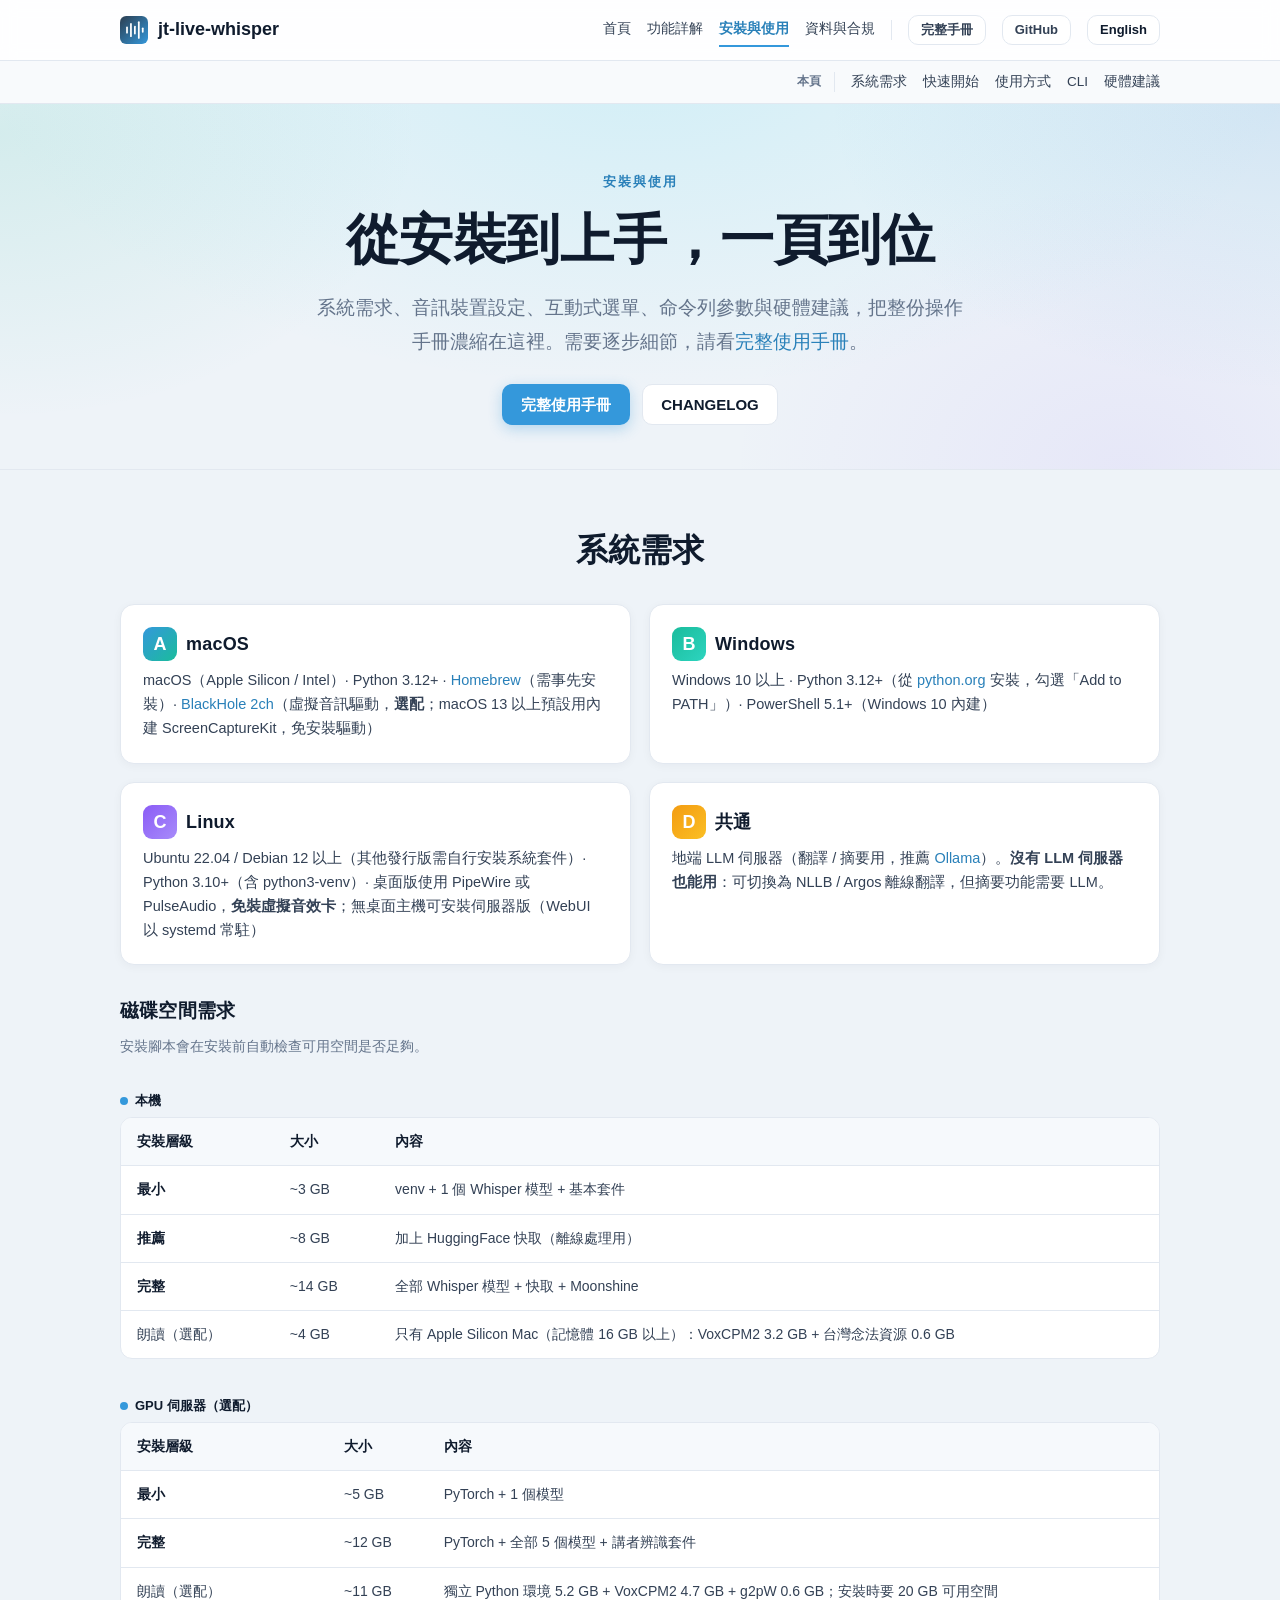
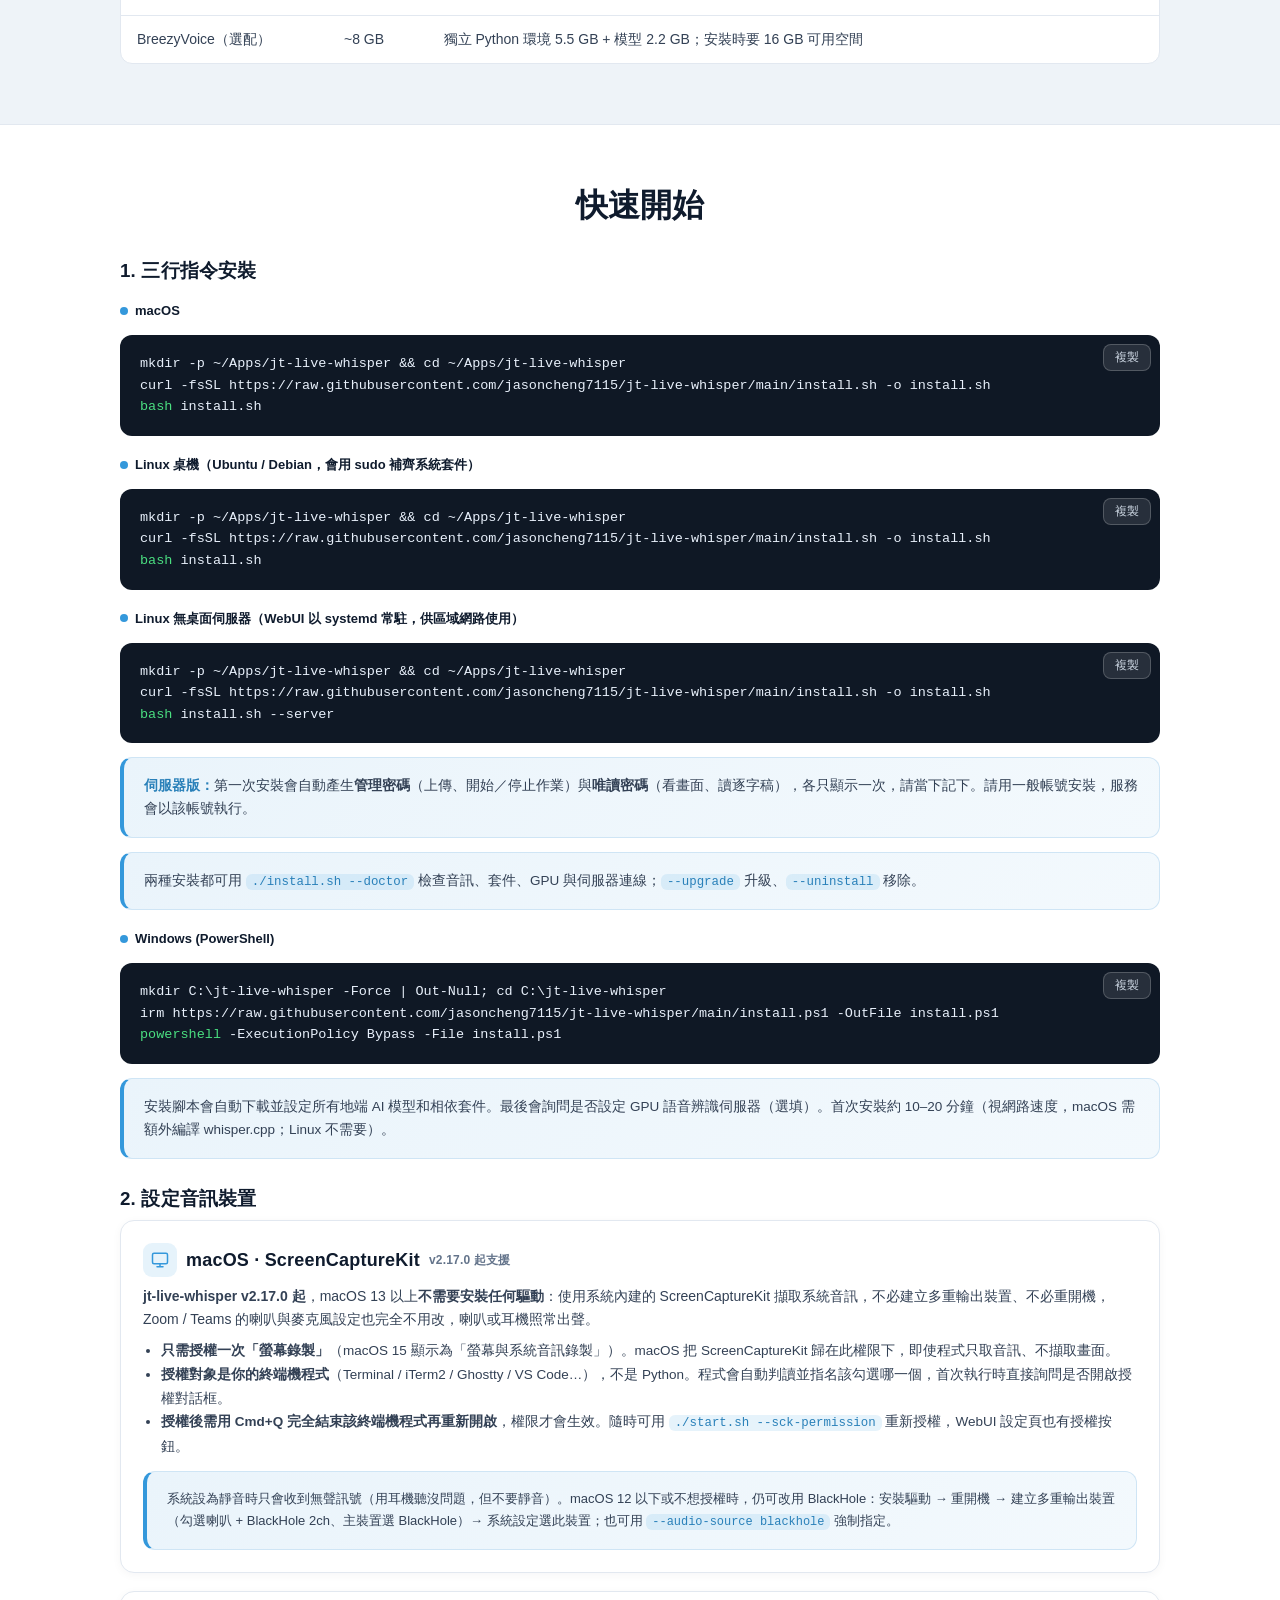
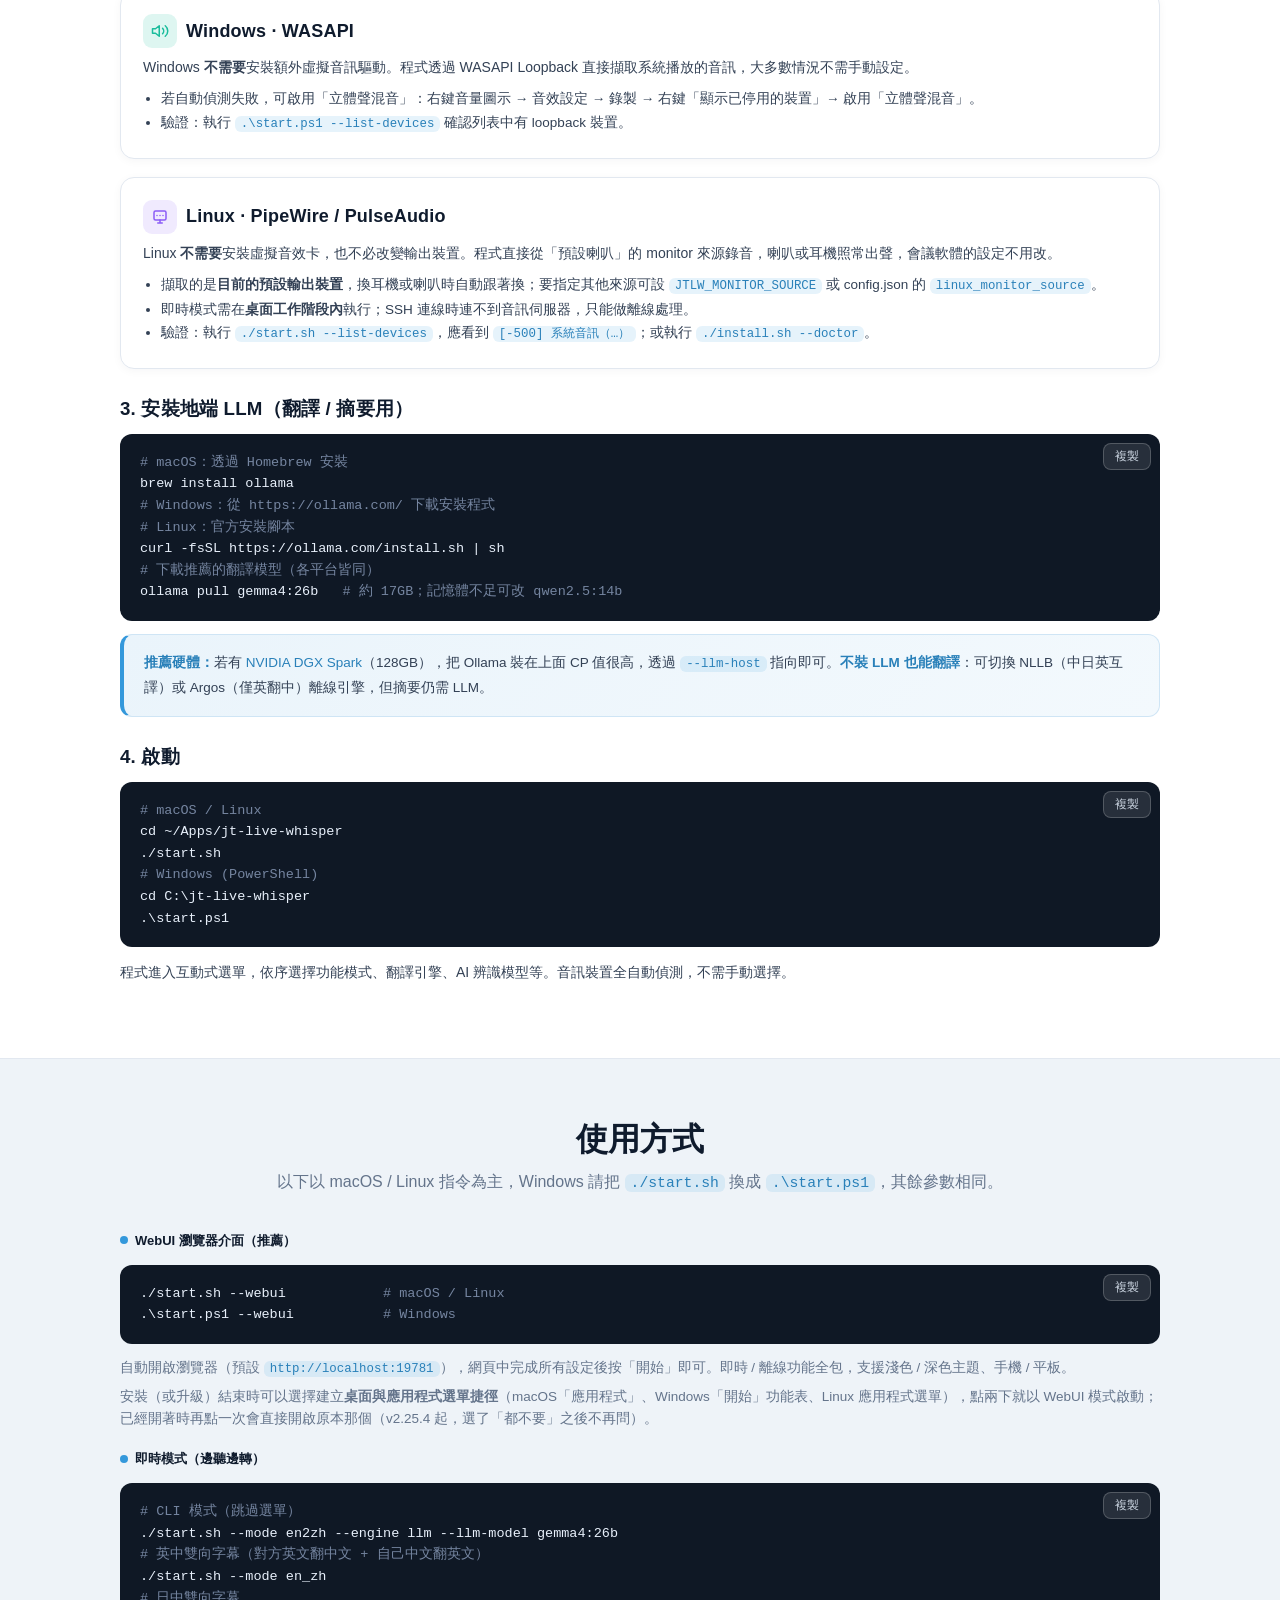
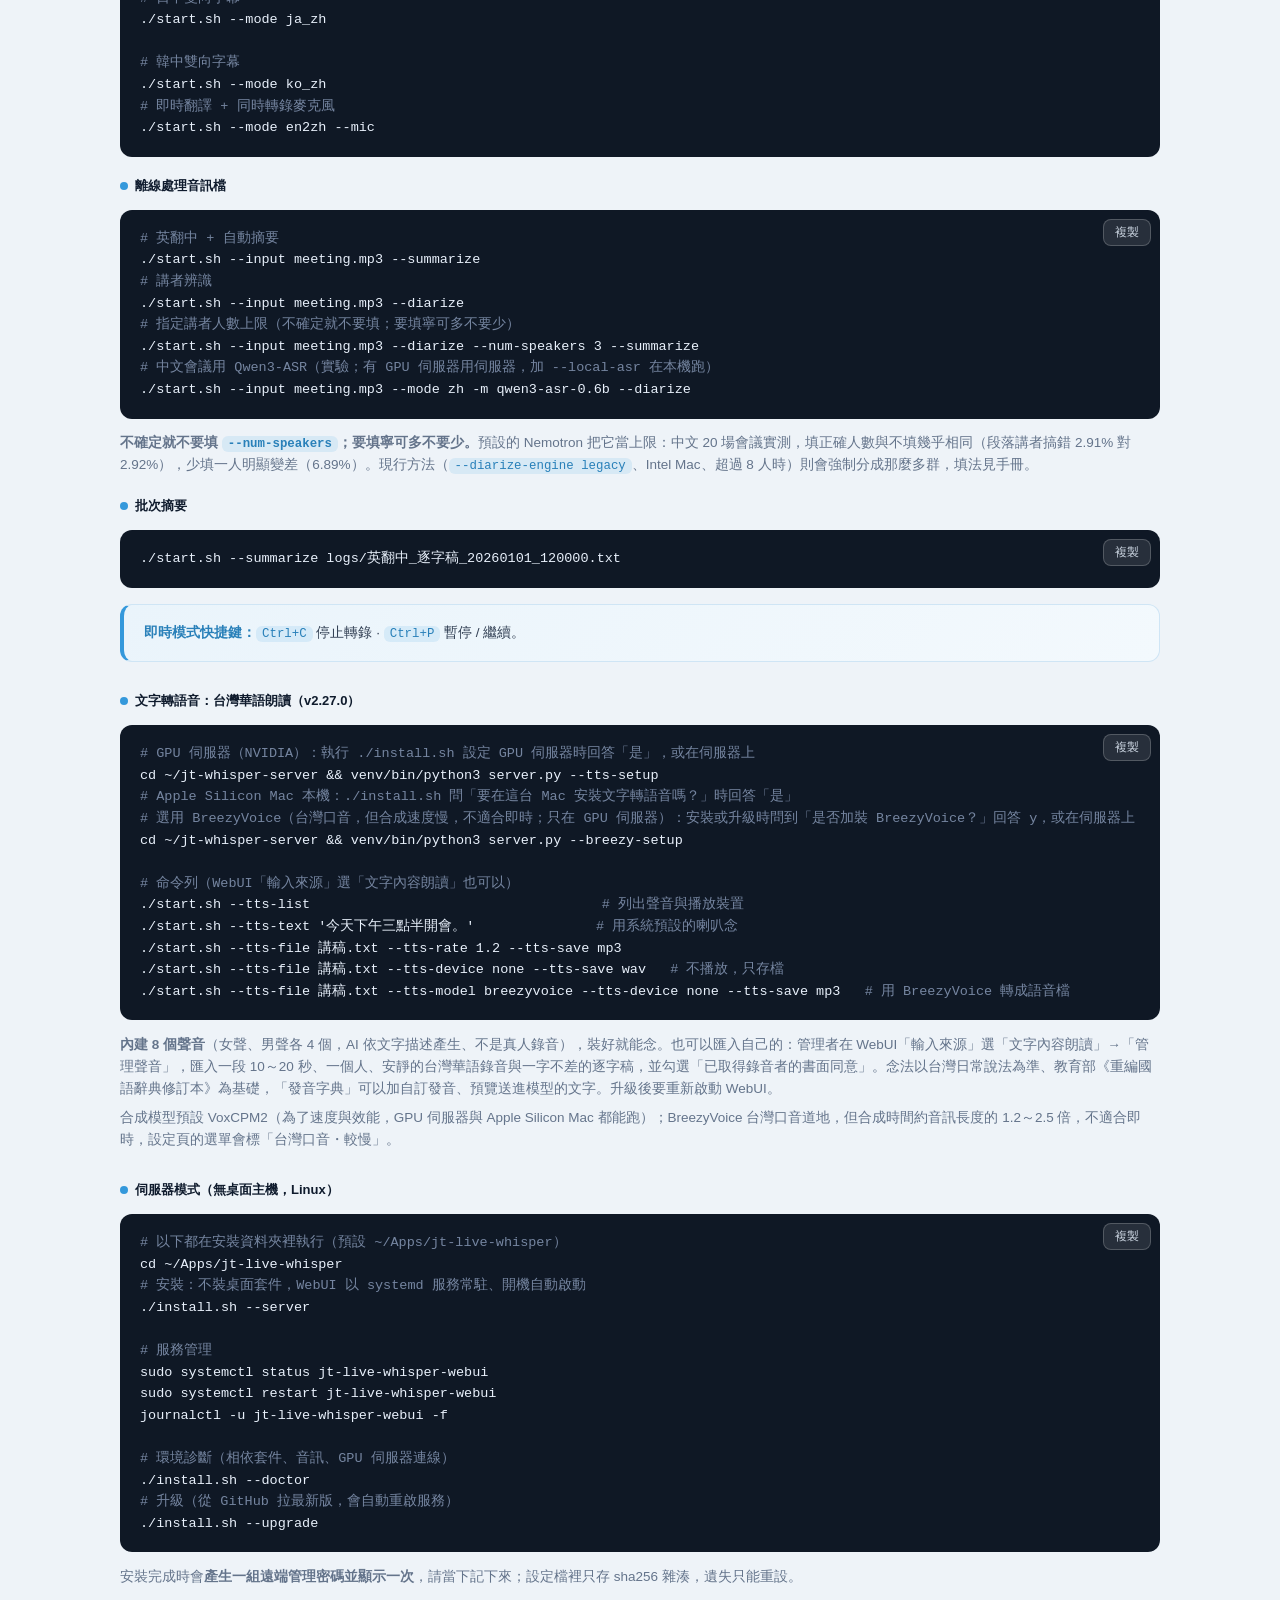
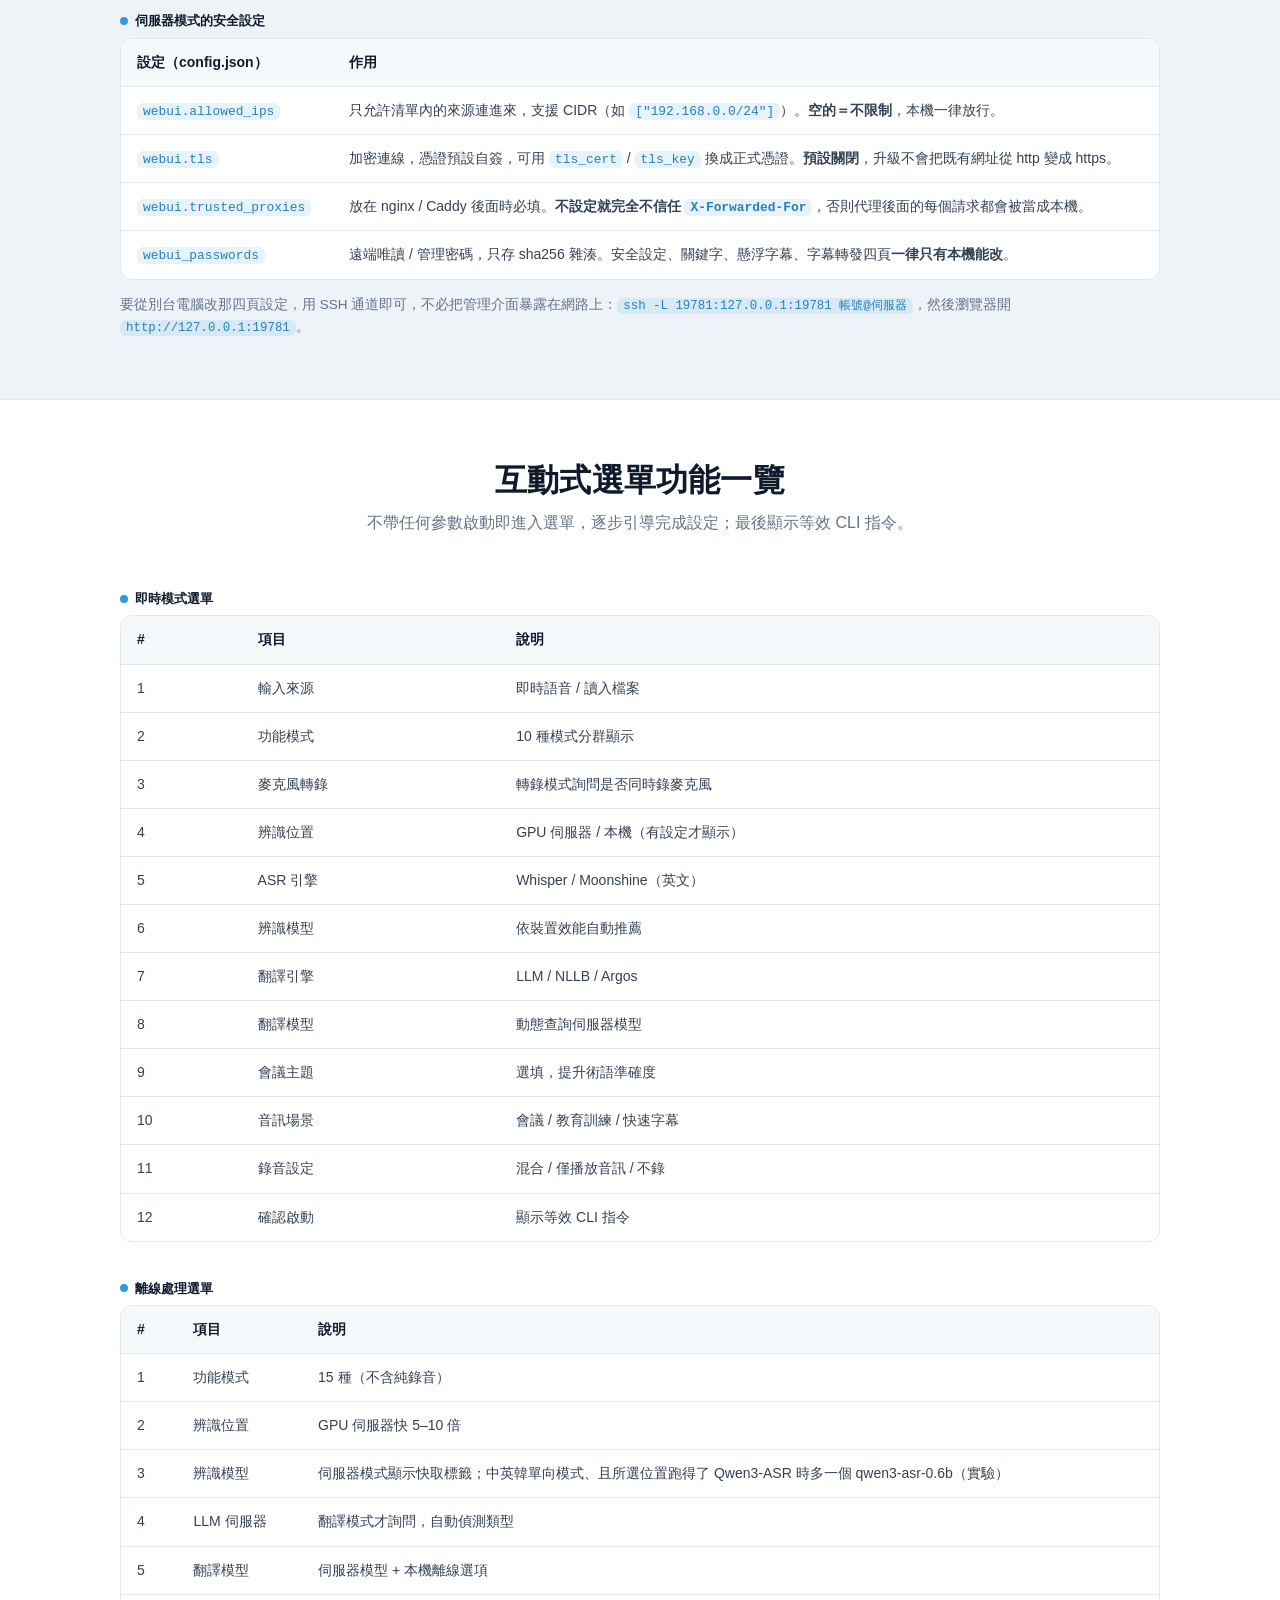
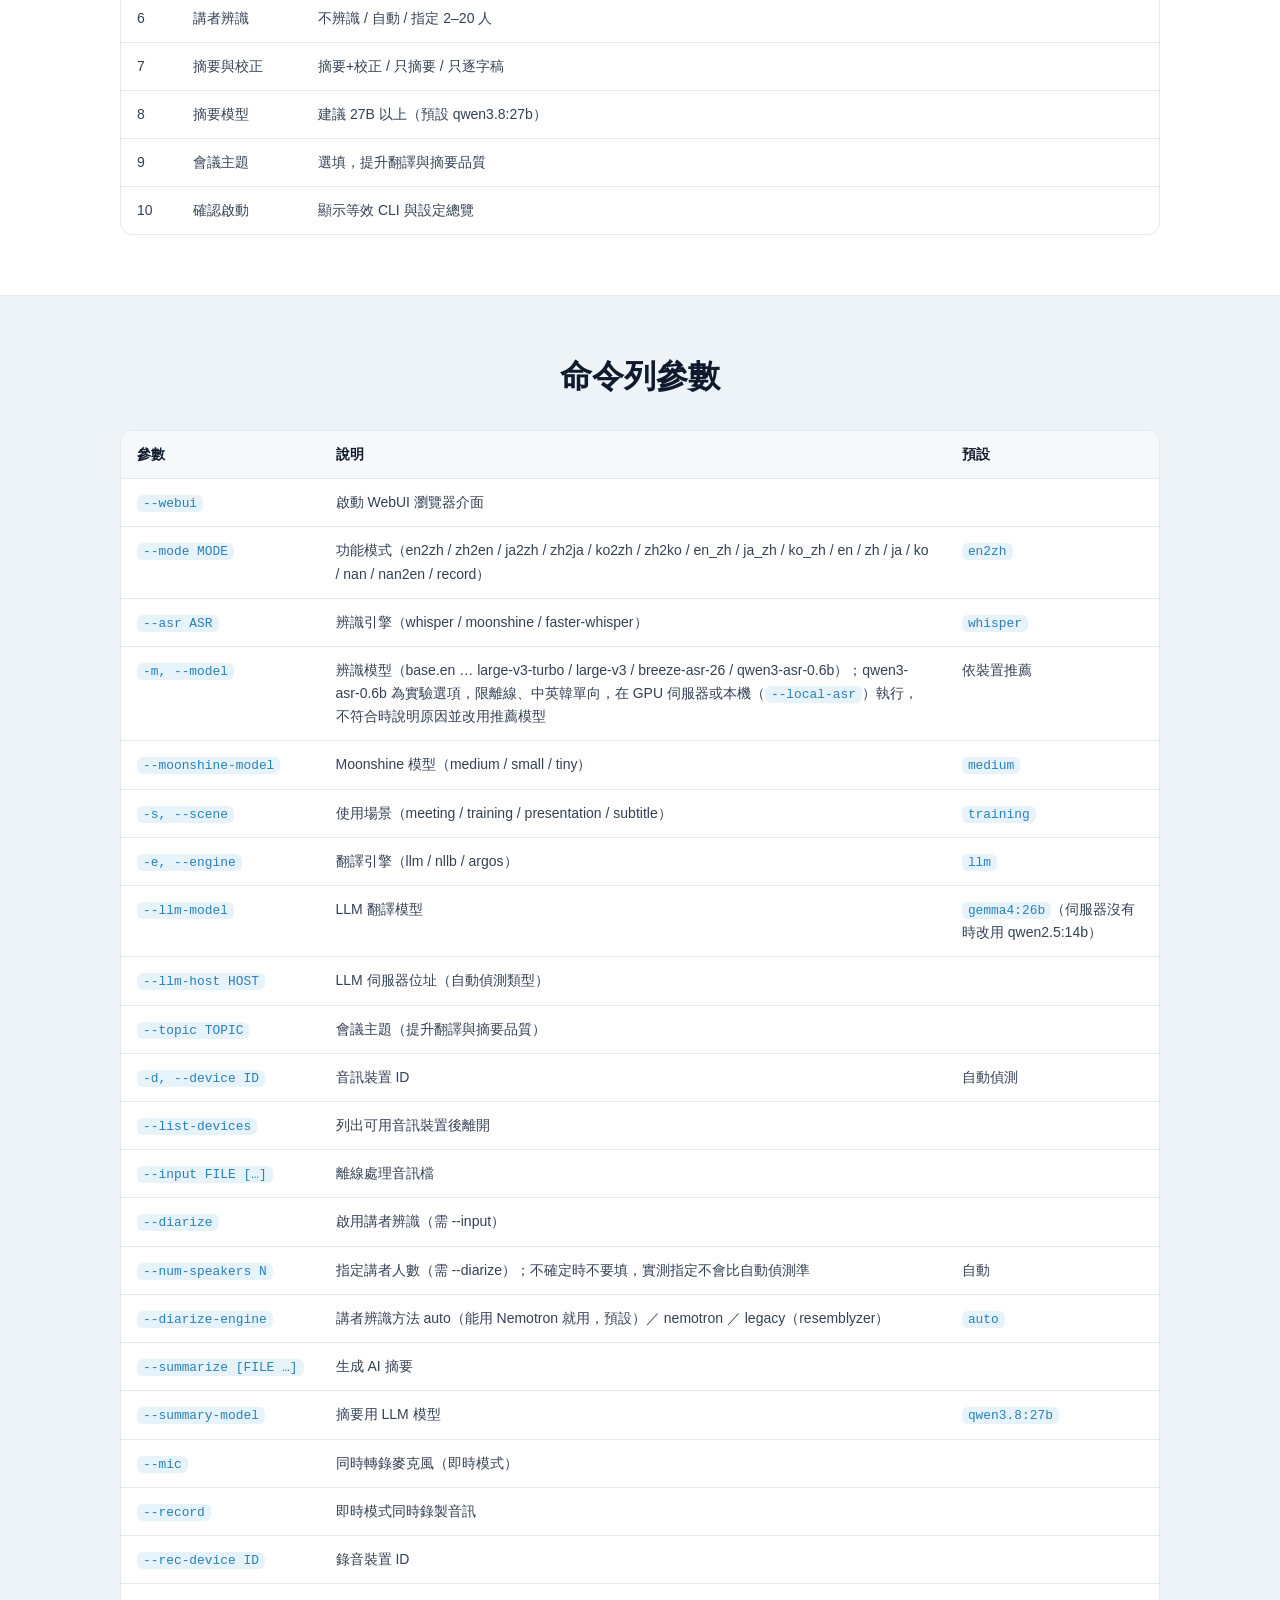
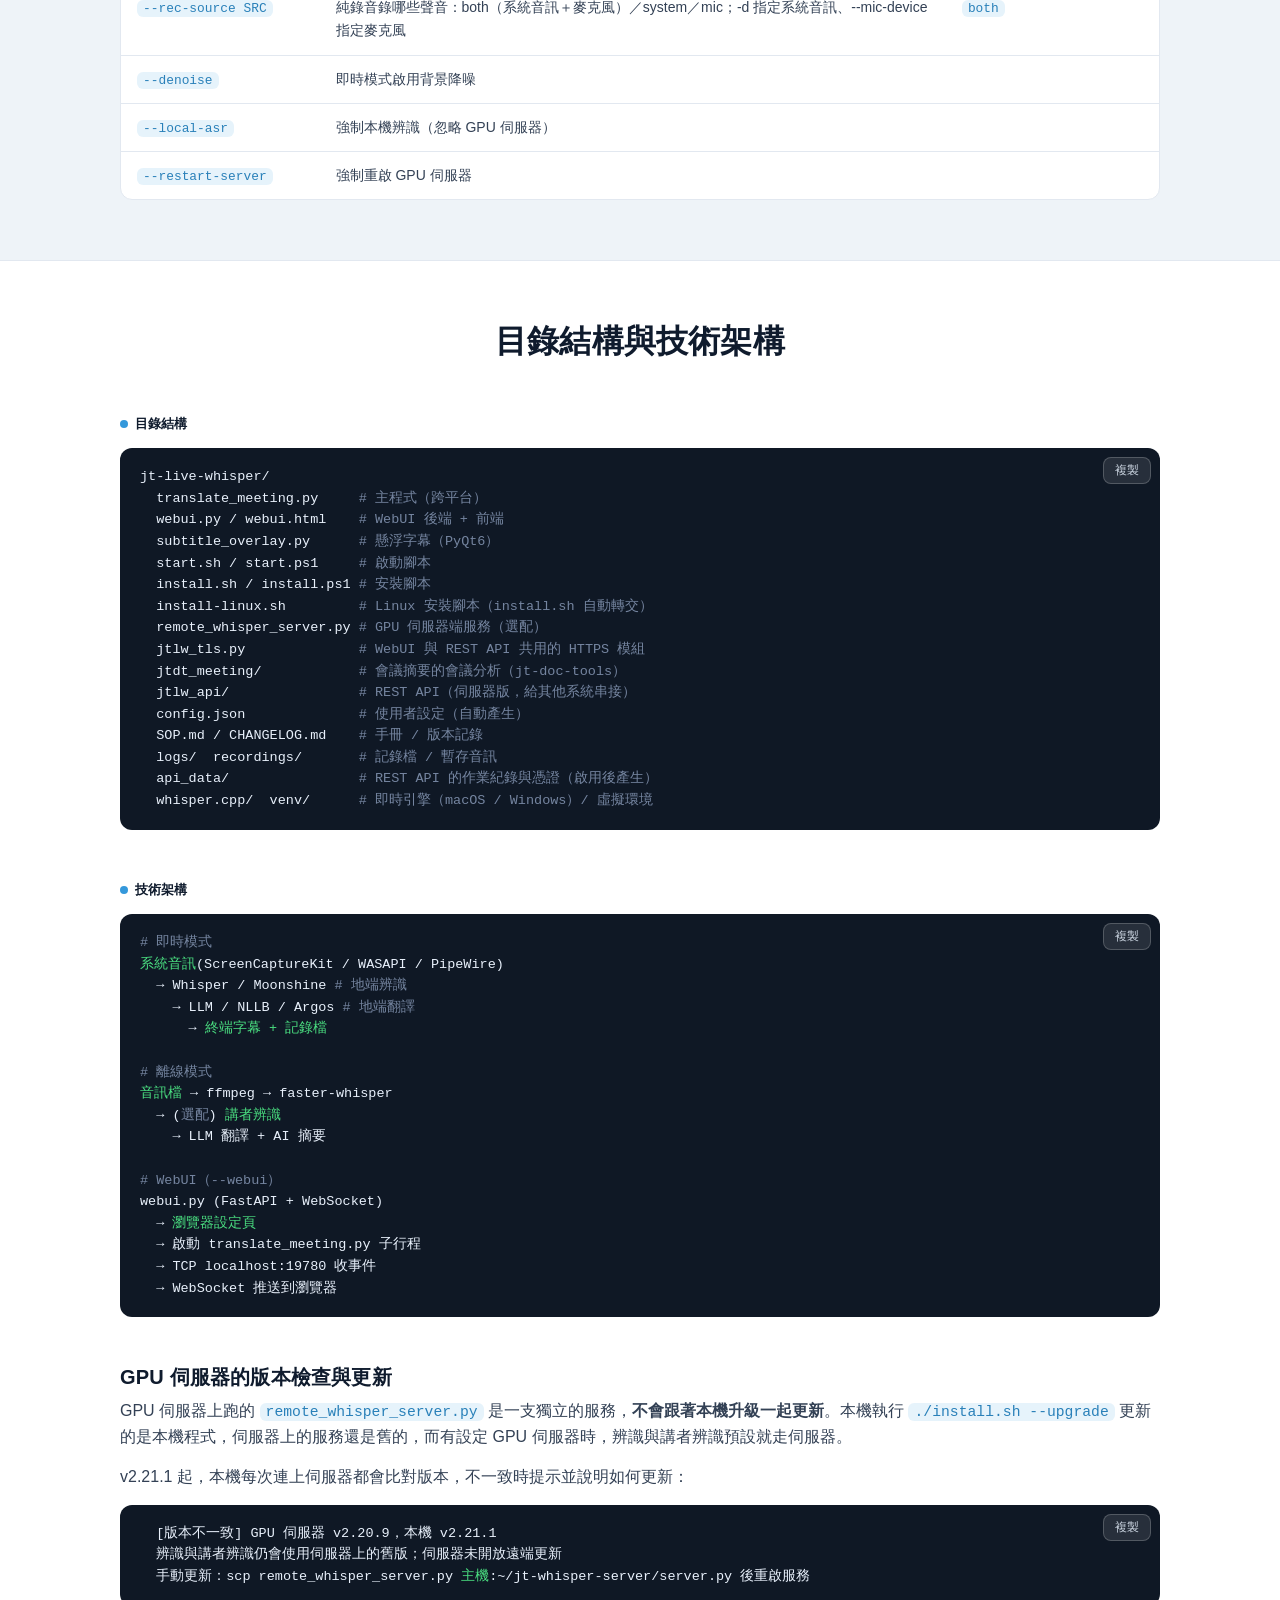
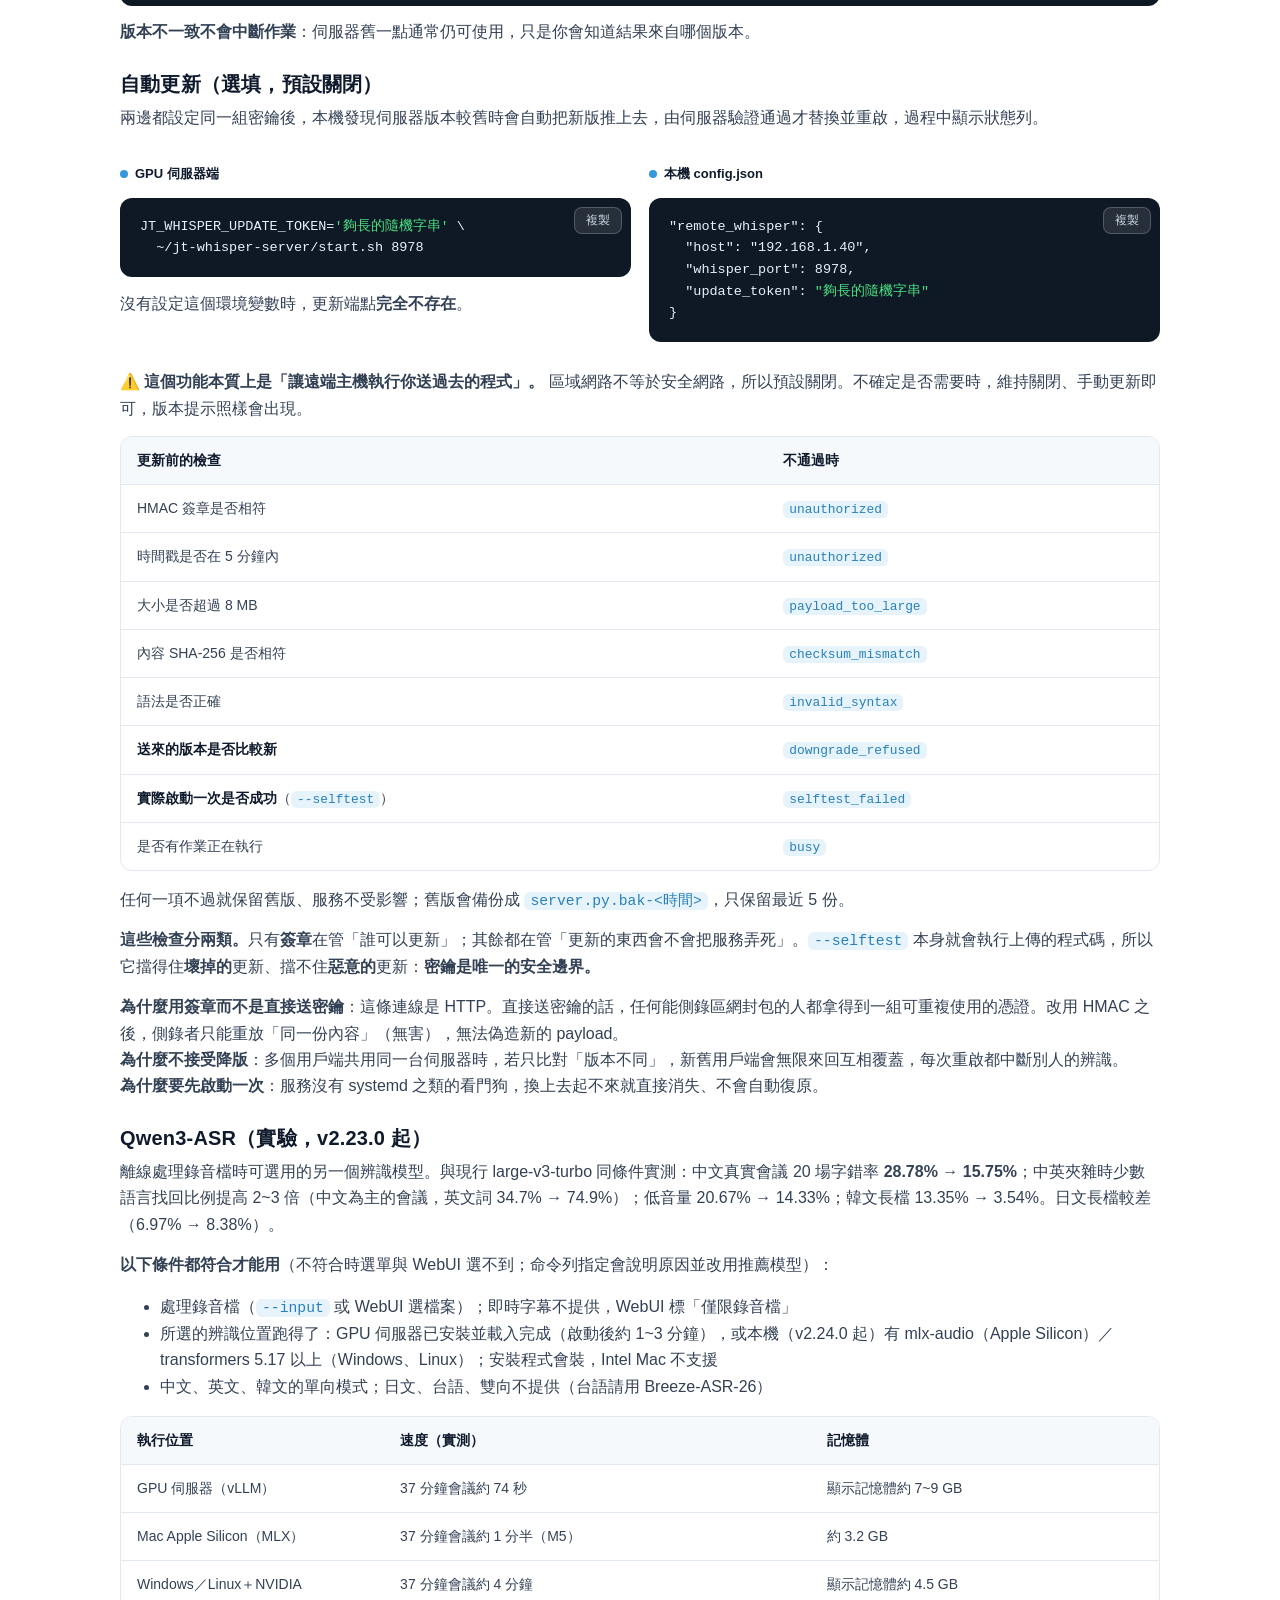
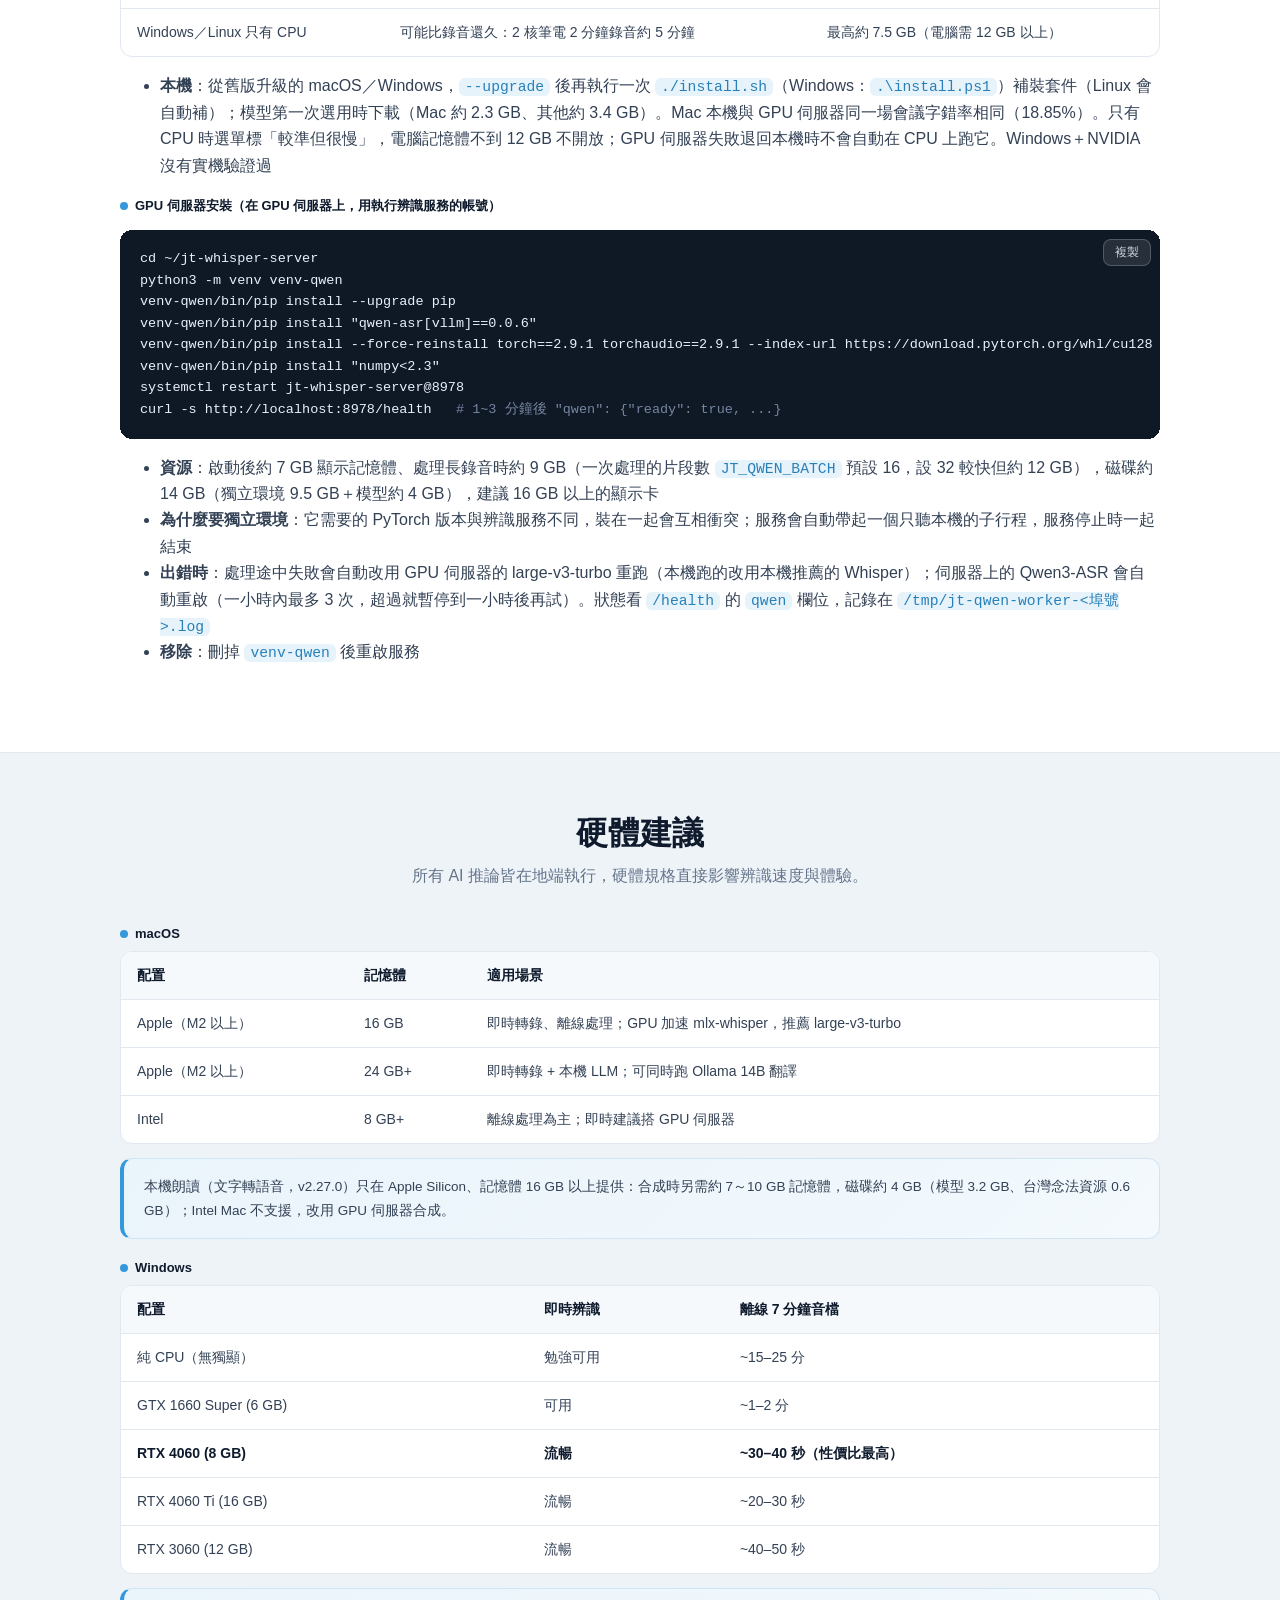
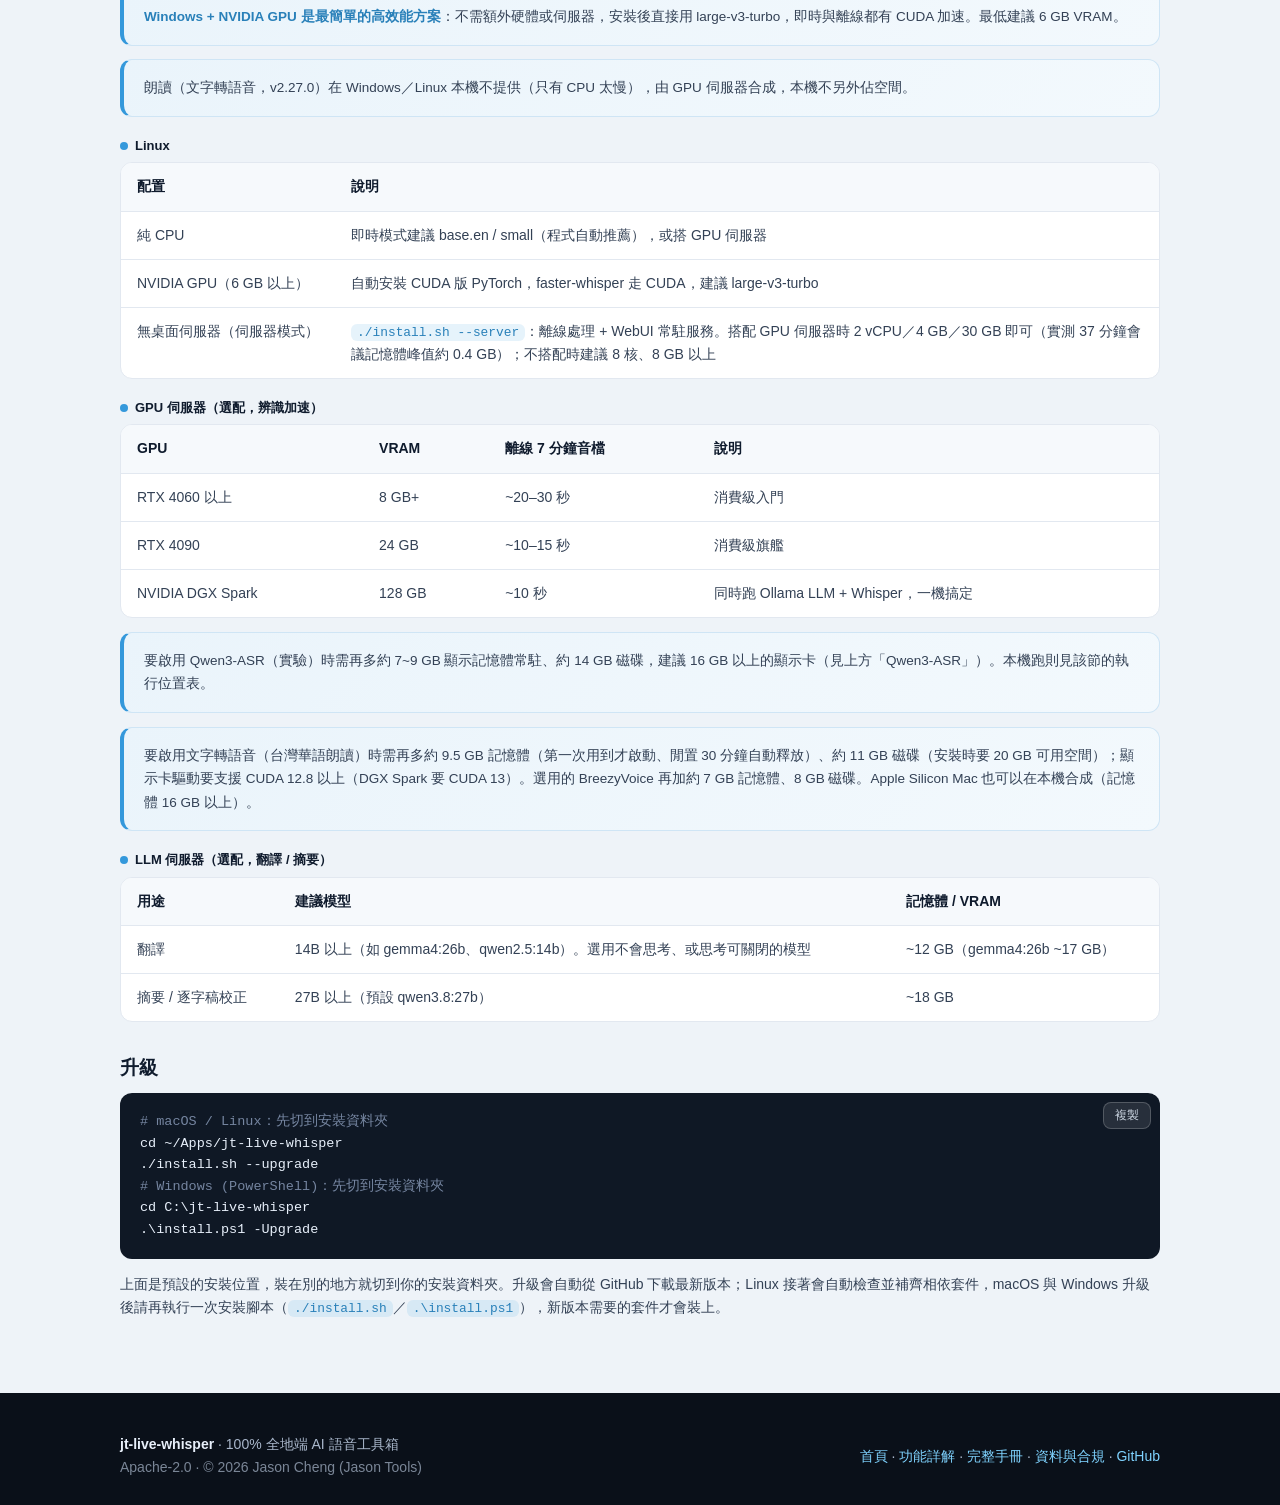
<file: docs/usage.html>
<!DOCTYPE html>
<html lang="zh-Hant">
<head>
<meta charset="UTF-8" />
<meta name="viewport" content="width=device-width, initial-scale=1.0" />
<title>安裝與使用 | jt-live-whisper</title>
<link rel="icon" type="image/svg+xml" href="favicon.svg" />
<meta name="description" content="jt-live-whisper 安裝與使用說明：系統需求、磁碟空間、macOS / Windows / Linux 音訊裝置設定、快速開始、使用方式、互動式選單、命令列參數、目錄結構、技術架構與硬體建議。" />
<link rel="stylesheet" href="style.css" />
</head>
<body>
<!-- site-nav：由 tools/site_nav.py 產生，請改那支 -->
<nav>
  <div class="wrap nav-in">
    <a class="brand" href="index.html" style="text-decoration:none">
      <svg viewBox="0 0 64 64" width="28" height="28" aria-hidden="true">
        <defs><linearGradient id="bm" x1="0" y1="0" x2="1" y2="1"><stop offset="0" stop-color="#2c3e50"/><stop offset="1" stop-color="#3498db"/></linearGradient></defs>
        <rect width="64" height="64" rx="14" fill="url(#bm)"/>
        <g stroke="#fff" stroke-width="4" stroke-linecap="round">
          <line x1="16" y1="26" x2="16" y2="38"/><line x1="25" y1="18" x2="25" y2="46"/>
          <line x1="34" y1="24" x2="34" y2="40"/><line x1="43" y1="14" x2="43" y2="50"/><line x1="52" y1="28" x2="52" y2="36"/>
        </g>
      </svg>
      jt-live-whisper
    </a>
    <div class="nav-links">
      <a class="nav-page" href="index.html"><span class="zh">首頁</span><span class="en">Home</span></a>
      <a class="nav-page" href="features.html"><span class="zh">功能詳解</span><span class="en">Features</span></a>
      <a class="nav-page" href="usage.html" aria-current="page"><span class="zh">安裝與使用</span><span class="en">Docs</span></a>
      <a class="nav-page" href="compliance.html"><span class="zh">資料與合規</span><span class="en">Compliance</span></a>
      <span class="nav-sep" aria-hidden="true"></span>
      <a class="btn btn-ghost btn-sm" href="sop.html"><span class="zh">完整手冊</span><span class="en">Manual</span></a>
      <a class="btn btn-ghost btn-sm" href="https://github.com/jasoncheng7115/jt-live-whisper" target="_blank" rel="noopener">GitHub</a>
      <button class="btn btn-ghost btn-sm" id="langBtn" type="button">English</button>
    </div>
  </div>
</nav>
<div class="page-nav"><div class="wrap page-nav-in">
    <span class="page-nav-label"><span class="zh">本頁</span><span class="en">On this page</span></span>
    <a href="#req"><span class="zh">系統需求</span><span class="en">Requirements</span></a>
    <a href="#quickstart"><span class="zh">快速開始</span><span class="en">Quick start</span></a>
    <a href="#usage"><span class="zh">使用方式</span><span class="en">Usage</span></a>
    <a href="#cli">CLI</a>
    <a href="#hardware"><span class="zh">硬體建議</span><span class="en">Hardware</span></a>
</div></div>
<!-- /site-nav -->

<header class="hero" style="padding:64px 0 44px">
  <div class="wrap">
    <span class="eyebrow"><span class="zh">安裝與使用</span><span class="en">Install &amp; usage</span></span>
    <h1 style="margin-top:6px"><span class="zh">從安裝到上手，一頁到位</span><span class="en">From install to first run</span></h1>
    <p class="lead"><span class="zh">系統需求、音訊裝置設定、互動式選單、命令列參數與硬體建議，把整份操作手冊濃縮在這裡。需要逐步細節，請看<a href="sop.html">完整使用手冊</a>。</span><span class="en">Requirements, audio setup, the interactive menu, CLI flags and hardware tips: the whole manual, condensed. For step-by-step detail, see the <a href="sop.html">full manual</a>.</span></p>
    <div class="cta" style="margin-top:24px">
      <a class="btn btn-primary" href="sop.html"><span class="zh">完整使用手冊</span><span class="en">Full manual</span></a>
      <a class="btn btn-ghost" href="https://github.com/jasoncheng7115/jt-live-whisper/blob/main/CHANGELOG.md" target="_blank" rel="noopener">CHANGELOG</a>
    </div>
  </div>
</header>

<section id="req">
  <div class="wrap">
    <div class="sec-head"><h2><span class="zh">系統需求</span><span class="en">System requirements</span></h2></div>
    <div class="grid g2">
      <div class="card"><h3><span class="badge">A</span>macOS</h3><p><span class="zh">macOS（Apple Silicon / Intel）· Python 3.12+ · <a href="https://brew.sh/" target="_blank" rel="noopener">Homebrew</a>（需事先安裝）· <a href="https://existential.audio/blackhole/" target="_blank" rel="noopener">BlackHole 2ch</a>（虛擬音訊驅動，<b>選配</b>；macOS 13 以上預設用內建 ScreenCaptureKit，免安裝驅動）</span><span class="en">macOS (Apple Silicon / Intel) · Python 3.12+ · <a href="https://brew.sh/" target="_blank" rel="noopener">Homebrew</a> (pre-installed) · <a href="https://existential.audio/blackhole/" target="_blank" rel="noopener">BlackHole 2ch</a> (<b>optional</b>; macOS 13+ uses the built-in ScreenCaptureKit, no driver needed)</span></p></div>
      <div class="card"><h3><span class="badge">B</span>Windows</h3><p><span class="zh">Windows 10 以上 · Python 3.12+（從 <a href="https://www.python.org/downloads/" target="_blank" rel="noopener">python.org</a> 安裝，勾選「Add to PATH」）· PowerShell 5.1+（Windows 10 內建）</span><span class="en">Windows 10+ · Python 3.12+ (from <a href="https://www.python.org/downloads/" target="_blank" rel="noopener">python.org</a>, check "Add to PATH") · PowerShell 5.1+ (built in)</span></p></div>
      <div class="card"><h3><span class="badge">C</span>Linux</h3><p><span class="zh">Ubuntu 22.04 / Debian 12 以上（其他發行版需自行安裝系統套件）· Python 3.10+（含 python3-venv）· 桌面版使用 PipeWire 或 PulseAudio，<b>免裝虛擬音效卡</b>；無桌面主機可安裝伺服器版（WebUI 以 systemd 常駐）</span><span class="en">Ubuntu 22.04 / Debian 12+ (other distros: install system packages manually) · Python 3.10+ (with python3-venv) · Desktop uses PipeWire or PulseAudio, <b>no virtual sound card</b>; headless hosts can use the server edition (WebUI as a systemd service)</span></p></div>
      <div class="card"><h3><span class="badge">D</span><span class="zh">共通</span><span class="en">Common</span></h3><p><span class="zh">地端 LLM 伺服器（翻譯 / 摘要用，推薦 <a href="https://ollama.com/" target="_blank" rel="noopener">Ollama</a>）。<b>沒有 LLM 伺服器也能用</b>：可切換為 NLLB / Argos 離線翻譯，但摘要功能需要 LLM。</span><span class="en">A local LLM server (for translation/summary; <a href="https://ollama.com/" target="_blank" rel="noopener">Ollama</a> recommended). <b>Works without one</b> via NLLB / Argos offline translation, but summaries need an LLM.</span></p></div>
    </div>

    <h3 style="margin:34px 0 12px"><span class="zh">磁碟空間需求</span><span class="en">Disk space</span></h3>
    <p style="margin:0 0 14px;color:var(--muted);font-size:14px"><span class="zh">安裝腳本會在安裝前自動檢查可用空間是否足夠。</span><span class="en">The installer checks free space before starting.</span></p>
    <div class="grid">
      <div>
        <div class="cmd-label"><span class="zh">本機</span><span class="en">Local machine</span></div>
        <div class="tbl-wrap"><table>
          <thead><tr><th><span class="zh">安裝層級</span><span class="en">Install tier</span></th><th><span class="zh">大小</span><span class="en">Size</span></th><th><span class="zh">內容</span><span class="en">Includes</span></th></tr></thead>
          <tbody>
            <tr><td><span class="zh"><strong>最小</strong></span><span class="en"><strong>Minimal</strong></span></td><td>~3 GB</td><td><span class="zh">venv + 1 個 Whisper 模型 + 基本套件</span><span class="en">venv + 1 Whisper model + basics</span></td></tr>
            <tr><td><span class="zh"><strong>推薦</strong></span><span class="en"><strong>Recommended</strong></span></td><td>~8 GB</td><td><span class="zh">加上 HuggingFace 快取（離線處理用）</span><span class="en">+ HuggingFace cache (offline processing)</span></td></tr>
            <tr><td><span class="zh"><strong>完整</strong></span><span class="en"><strong>Full</strong></span></td><td>~14 GB</td><td><span class="zh">全部 Whisper 模型 + 快取 + Moonshine</span><span class="en">All Whisper models + cache + Moonshine</span></td></tr>
            <tr><td><span class="zh">朗讀（選配）</span><span class="en">Text-to-speech (optional)</span></td><td>~4 GB</td><td><span class="zh">只有 Apple Silicon Mac（記憶體 16 GB 以上）：VoxCPM2 3.2 GB + 台灣念法資源 0.6 GB</span><span class="en">Apple Silicon Macs only (16 GB+): VoxCPM2 3.2 GB + Taiwanese pronunciation data 0.6 GB</span></td></tr>
          </tbody>
        </table></div>
      </div>
      <div>
        <div class="cmd-label"><span class="zh">GPU 伺服器（選配）</span><span class="en">GPU server (optional)</span></div>
        <div class="tbl-wrap"><table>
          <thead><tr><th><span class="zh">安裝層級</span><span class="en">Install tier</span></th><th><span class="zh">大小</span><span class="en">Size</span></th><th><span class="zh">內容</span><span class="en">Includes</span></th></tr></thead>
          <tbody>
            <tr><td><span class="zh"><strong>最小</strong></span><span class="en"><strong>Minimal</strong></span></td><td>~5 GB</td><td><span class="zh">PyTorch + 1 個模型</span><span class="en">PyTorch + 1 model</span></td></tr>
            <tr><td><span class="zh"><strong>完整</strong></span><span class="en"><strong>Full</strong></span></td><td>~12 GB</td><td><span class="zh">PyTorch + 全部 5 個模型 + 講者辨識套件</span><span class="en">PyTorch + all 5 models + diarization</span></td></tr>
            <tr><td><span class="zh">朗讀（選配）</span><span class="en">Text-to-speech (optional)</span></td><td>~11 GB</td><td><span class="zh">獨立 Python 環境 5.2 GB + VoxCPM2 4.7 GB + g2pW 0.6 GB；安裝時要 20 GB 可用空間</span><span class="en">Separate Python env 5.2 GB + VoxCPM2 4.7 GB + g2pW 0.6 GB; 20 GB free needed during install</span></td></tr>
            <tr><td><span class="zh">BreezyVoice（選配）</span><span class="en">BreezyVoice (optional)</span></td><td>~8 GB</td><td><span class="zh">獨立 Python 環境 5.5 GB + 模型 2.2 GB；安裝時要 16 GB 可用空間</span><span class="en">Separate Python env 5.5 GB + model 2.2 GB; 16 GB free needed during install</span></td></tr>
          </tbody>
        </table></div>
      </div>
    </div>
  </div>
</section>

<section id="quickstart" class="alt">
  <div class="wrap">
    <div class="sec-head"><h2><span class="zh">快速開始</span><span class="en">Quick start</span></h2></div>

    <h3 style="margin:0 0 10px"><span class="zh">1. 三行指令安裝</span><span class="en">1. Install in 3 commands</span></h3>
    <div class="cmd-label">macOS</div>
<pre>mkdir -p ~/Apps/jt-live-whisper &amp;&amp; cd ~/Apps/jt-live-whisper
curl -fsSL https://raw.githubusercontent.com/jasoncheng7115/jt-live-whisper/main/install.sh -o install.sh
<span class="g">bash</span> install.sh</pre>
    <div class="cmd-label"><span class="zh">Linux 桌機（Ubuntu / Debian，會用 sudo 補齊系統套件）</span><span class="en">Linux desktop (Ubuntu / Debian; uses sudo for system packages)</span></div>
<pre>mkdir -p ~/Apps/jt-live-whisper &amp;&amp; cd ~/Apps/jt-live-whisper
curl -fsSL https://raw.githubusercontent.com/jasoncheng7115/jt-live-whisper/main/install.sh -o install.sh
<span class="g">bash</span> install.sh</pre>
    <div class="cmd-label"><span class="zh">Linux 無桌面伺服器（WebUI 以 systemd 常駐，供區域網路使用）</span><span class="en">Linux headless server (WebUI as a systemd service for your LAN)</span></div>
<pre>mkdir -p ~/Apps/jt-live-whisper &amp;&amp; cd ~/Apps/jt-live-whisper
curl -fsSL https://raw.githubusercontent.com/jasoncheng7115/jt-live-whisper/main/install.sh -o install.sh
<span class="g">bash</span> install.sh --server</pre>
    <p class="note"><span class="zh"><strong>伺服器版：</strong>第一次安裝會自動產生<b>管理密碼</b>（上傳、開始／停止作業）與<b>唯讀密碼</b>（看畫面、讀逐字稿），各只顯示一次，請當下記下。請用一般帳號安裝，服務會以該帳號執行。</span><span class="en"><strong>Server install:</strong> the first install generates an <b>admin password</b> (upload, start/stop jobs) and a <b>read-only password</b> (view, read transcripts), each shown once; note them down. Install as a regular user; the service runs as that user.</span></p>
    <p class="note"><span class="zh">兩種安裝都可用 <code>./install.sh --doctor</code> 檢查音訊、套件、GPU 與伺服器連線；<code>--upgrade</code> 升級、<code>--uninstall</code> 移除。</span><span class="en">Both support <code>./install.sh --doctor</code> (audio, packages, GPU, server connectivity), <code>--upgrade</code> and <code>--uninstall</code>.</span></p>
    <div class="cmd-label">Windows (PowerShell)</div>
<pre>mkdir C:\jt-live-whisper -Force | Out-Null; cd C:\jt-live-whisper
irm https://raw.githubusercontent.com/jasoncheng7115/jt-live-whisper/main/install.ps1 -OutFile install.ps1
<span class="g">powershell</span> -ExecutionPolicy Bypass -File install.ps1</pre>
    <p class="note"><span class="zh">安裝腳本會自動下載並設定所有地端 AI 模型和相依套件。最後會詢問是否設定 GPU 語音辨識伺服器（選填）。首次安裝約 10–20 分鐘（視網路速度，macOS 需額外編譯 whisper.cpp；Linux 不需要）。</span><span class="en">The installer downloads and configures all local AI models and dependencies, then offers optional GPU-server setup. First run ~10–20 min (macOS also compiles whisper.cpp; Linux does not need it).</span></p>

    <h3 style="margin:28px 0 10px"><span class="zh">2. 設定音訊裝置</span><span class="en">2. Set up audio</span></h3>
    <div class="grid">
      <div class="card"><h3><span class="ic"><svg width="18" height="18" viewBox="0 0 24 24" fill="none" stroke="currentColor" stroke-width="2" stroke-linecap="round" stroke-linejoin="round"><rect x="2" y="3" width="20" height="14" rx="2"/><path d="M8 21h8M12 17v4"/></svg></span>macOS · ScreenCaptureKit <span style="font-size:12px;font-weight:600;color:var(--muted);white-space:nowrap"><span class="zh">v2.17.0 起支援</span><span class="en">since v2.17.0</span></span></h3>
        <p style="font-size:14px"><span class="zh"><b>jt-live-whisper v2.17.0 起</b>，macOS 13 以上<b>不需要安裝任何驅動</b>：使用系統內建的 ScreenCaptureKit 擷取系統音訊，不必建立多重輸出裝置、不必重開機，Zoom / Teams 的喇叭與麥克風設定也完全不用改，喇叭或耳機照常出聲。</span><span class="en"><b>Since jt-live-whisper v2.17.0</b>, on macOS 13+ <b>no audio driver is needed</b>: system audio is captured with the built-in ScreenCaptureKit: no Multi-Output Device, no reboot, and no changes to your Zoom/Teams audio settings.</span></p>
        <ul style="margin:8px 0 0;padding-left:18px;font-size:13.5px;line-height:1.75;color:var(--body)">
          <li><span class="zh"><b>只需授權一次「螢幕錄製」</b>（macOS 15 顯示為「螢幕與系統音訊錄製」）。macOS 把 ScreenCaptureKit 歸在此權限下，即使程式只取音訊、不擷取畫面。</span><span class="en"><b>Grant "Screen Recording" once</b> ("Screen &amp; System Audio Recording" on macOS 15). macOS files ScreenCaptureKit under this permission even though only audio is captured.</span></li>
          <li><span class="zh"><b>授權對象是你的終端機程式</b>（Terminal / iTerm2 / Ghostty / VS Code…），不是 Python。程式會自動判讀並指名該勾選哪一個，首次執行時直接詢問是否開啟授權對話框。</span><span class="en"><b>The permission belongs to your terminal app</b> (Terminal / iTerm2 / Ghostty / VS Code…), not Python. The app detects and names it for you, and offers to open the dialog on first run.</span></li>
          <li><span class="zh"><b>授權後需用 Cmd+Q 完全結束該終端機程式再重新開啟</b>，權限才會生效。隨時可用 <code>./start.sh --sck-permission</code> 重新授權，WebUI 設定頁也有授權按鈕。</span><span class="en"><b>Quit the terminal app completely (Cmd+Q) and reopen it</b> for the permission to take effect. Re-authorize anytime with <code>./start.sh --sck-permission</code>, or from the WebUI settings page.</span></li>
        </ul>
        <p class="note" style="margin-top:12px;font-size:13px"><span class="zh">系統設為靜音時只會收到無聲訊號（用耳機聽沒問題，但不要靜音）。macOS 12 以下或不想授權時，仍可改用 BlackHole：安裝驅動 → 重開機 → 建立多重輸出裝置（勾選喇叭 + BlackHole 2ch、主裝置選 BlackHole）→ 系統設定選此裝置；也可用 <code>--audio-source blackhole</code> 強制指定。</span><span class="en">Muting system output yields silence (headphones are fine; just don’t mute). On macOS 12 or if you prefer not to grant the permission, BlackHole still works: install → reboot → create a Multi-Output Device (speakers + BlackHole 2ch, BlackHole as primary) → select it in System Settings; or force it with <code>--audio-source blackhole</code>.</span></p>
      </div>
      <div class="card"><h3><span class="ic"><svg width="18" height="18" viewBox="0 0 24 24" fill="none" stroke="currentColor" stroke-width="2" stroke-linecap="round" stroke-linejoin="round"><path d="M11 5 6 9H2v6h4l5 4V5z"/><path d="M15.5 8.5a5 5 0 0 1 0 7"/><path d="M19 5a9 9 0 0 1 0 14"/></svg></span>Windows · WASAPI</h3>
        <p style="font-size:14px"><span class="zh">Windows <b>不需要</b>安裝額外虛擬音訊驅動。程式透過 WASAPI Loopback 直接擷取系統播放的音訊，大多數情況不需手動設定。</span><span class="en">Windows needs <b>no</b> extra audio driver: the app captures system playback via WASAPI Loopback, usually with zero setup.</span></p>
        <ul style="margin:8px 0 0;padding-left:18px;font-size:13.5px;line-height:1.75;color:var(--body)">
          <li><span class="zh">若自動偵測失敗，可啟用「立體聲混音」：右鍵音量圖示 → 音效設定 → 錄製 → 右鍵「顯示已停用的裝置」→ 啟用「立體聲混音」。</span><span class="en">If auto-detect fails, enable "Stereo Mix": right-click the volume icon → Sound settings → Recording → show disabled devices → enable Stereo Mix.</span></li>
          <li><span class="zh">驗證：執行 <code>.\start.ps1 --list-devices</code> 確認列表中有 loopback 裝置。</span><span class="en">Verify with <code>.\start.ps1 --list-devices</code>; a loopback device should appear.</span></li>
        </ul>
      </div>
      <div class="card"><h3><span class="ic"><svg width="18" height="18" viewBox="0 0 24 24" fill="none" stroke="currentColor" stroke-width="2" stroke-linecap="round" stroke-linejoin="round"><rect x="4" y="4" width="16" height="12" rx="2"/><path d="M9 20h6M12 16v4"/><path d="M8 10h.01M12 10h.01M16 10h.01"/></svg></span>Linux · PipeWire / PulseAudio</h3>
        <p style="font-size:14px"><span class="zh">Linux <b>不需要</b>安裝虛擬音效卡，也不必改變輸出裝置。程式直接從「預設喇叭」的 monitor 來源錄音，喇叭或耳機照常出聲，會議軟體的設定不用改。</span><span class="en">Linux needs <b>no</b> virtual sound card and no output changes: the app records from the default speaker’s monitor source while your speakers or headphones keep playing.</span></p>
        <ul style="margin:8px 0 0;padding-left:18px;font-size:13.5px;line-height:1.75;color:var(--body)">
          <li><span class="zh">擷取的是<b>目前的預設輸出裝置</b>，換耳機或喇叭時自動跟著換；要指定其他來源可設 <code>JTLW_MONITOR_SOURCE</code> 或 config.json 的 <code>linux_monitor_source</code>。</span><span class="en">It follows the <b>current default output</b>; to pick another source set <code>JTLW_MONITOR_SOURCE</code> or <code>linux_monitor_source</code> in config.json.</span></li>
          <li><span class="zh">即時模式需在<b>桌面工作階段內</b>執行；SSH 連線時連不到音訊伺服器，只能做離線處理。</span><span class="en">Live mode must run <b>inside the desktop session</b>; over SSH the audio server is unreachable, so only offline processing works.</span></li>
          <li><span class="zh">驗證：執行 <code>./start.sh --list-devices</code>，應看到 <code>[-500] 系統音訊（…）</code>；或執行 <code>./install.sh --doctor</code>。</span><span class="en">Verify with <code>./start.sh --list-devices</code>; <code>[-500] 系統音訊 (…)</code> should appear, or run <code>./install.sh --doctor</code>.</span></li>
        </ul>
      </div>
    </div>

    <h3 style="margin:28px 0 10px"><span class="zh">3. 安裝地端 LLM（翻譯 / 摘要用）</span><span class="en">3. Install a local LLM (translate / summary)</span></h3>
<pre><span class="c"># macOS：透過 Homebrew 安裝</span>
brew install ollama
<span class="c"># Windows：從 https://ollama.com/ 下載安裝程式</span>
<span class="c"># Linux：官方安裝腳本</span>
curl -fsSL https://ollama.com/install.sh | sh
<span class="c"># 下載推薦的翻譯模型（各平台皆同）</span>
ollama pull gemma4:26b   <span class="c"># 約 17GB；記憶體不足可改 qwen2.5:14b</span></pre>
    <p class="note"><span class="zh"><strong>推薦硬體：</strong>若有 <a href="https://www.nvidia.com/zh-tw/products/workstations/dgx-spark/" target="_blank" rel="noopener">NVIDIA DGX Spark</a>（128GB），把 Ollama 裝在上面 CP 值很高，透過 <code>--llm-host</code> 指向即可。<strong>不裝 LLM 也能翻譯</strong>：可切換 NLLB（中日英互譯）或 Argos（僅英翻中）離線引擎，但摘要仍需 LLM。</span><span class="en"><strong>Recommended:</strong> a <a href="https://www.nvidia.com/zh-tw/products/workstations/dgx-spark/" target="_blank" rel="noopener">DGX Spark</a> (128 GB) is great value for Ollama; point to it via <code>--llm-host</code>. <strong>No LLM?</strong> Use NLLB / Argos offline; summaries still need an LLM.</span></p>

    <h3 style="margin:28px 0 10px"><span class="zh">4. 啟動</span><span class="en">4. Launch</span></h3>
<pre><span class="c"># macOS / Linux</span>
cd ~/Apps/jt-live-whisper
./start.sh
<span class="c"># Windows (PowerShell)</span>
cd C:\jt-live-whisper
.\start.ps1</pre>
    <p style="font-size:14px;color:var(--body)"><span class="zh">程式進入互動式選單，依序選擇功能模式、翻譯引擎、AI 辨識模型等。音訊裝置全自動偵測，不需手動選擇。</span><span class="en">The interactive menu walks you through mode, translation engine and model. Audio devices are auto-detected.</span></p>
  </div>
</section>

<section id="usage">
  <div class="wrap">
    <div class="sec-head"><h2><span class="zh">使用方式</span><span class="en">Usage</span></h2>
      <p><span class="zh">以下以 macOS / Linux 指令為主，Windows 請把 <code>./start.sh</code> 換成 <code>.\start.ps1</code>，其餘參數相同。</span><span class="en">Examples use macOS / Linux; on Windows replace <code>./start.sh</code> with <code>.\start.ps1</code>; flags are identical.</span></p></div>

    <div class="cmd-label"><span class="zh">WebUI 瀏覽器介面（推薦）</span><span class="en">Web UI (recommended)</span></div>
<pre>./start.sh --webui            <span class="c"># macOS / Linux</span>
.\start.ps1 --webui           <span class="c"># Windows</span></pre>
    <p style="font-size:13.5px;color:var(--muted);margin:6px 0 0"><span class="zh">自動開啟瀏覽器（預設 <code>http://localhost:19781</code>），網頁中完成所有設定後按「開始」即可。即時 / 離線功能全包，支援淺色 / 深色主題、手機 / 平板。</span><span class="en">Opens the browser (default <code>http://localhost:19781</code>); configure and click Start. Live &amp; offline features, light/dark themes, phone/tablet.</span></p>
    <p style="font-size:13.5px;color:var(--muted);margin:6px 0 0"><span class="zh">安裝（或升級）結束時可以選擇建立<b>桌面與應用程式選單捷徑</b>（macOS「應用程式」、Windows「開始」功能表、Linux 應用程式選單），點兩下就以 WebUI 模式啟動；已經開著時再點一次會直接開啟原本那個（v2.25.4 起，選了「都不要」之後不再問）。</span><span class="en">At the end of install (or upgrade) you can add <b>desktop and app-menu shortcuts</b> (macOS Applications, Windows Start menu, Linux app menu) that launch the Web UI; clicking again while it is running just opens the existing one (v2.25.4+; answering "no" is remembered).</span></p>

    <div class="cmd-label"><span class="zh">即時模式（邊聽邊轉）</span><span class="en">Live mode</span></div>
<pre><span class="c"># CLI 模式（跳過選單）</span>
./start.sh --mode en2zh --engine llm --llm-model gemma4:26b
<span class="c"># 英中雙向字幕（對方英文翻中文 + 自己中文翻英文）</span>
./start.sh --mode en_zh
<span class="c"># 日中雙向字幕</span>
./start.sh --mode ja_zh

<span class="c"># 韓中雙向字幕</span>
./start.sh --mode ko_zh
<span class="c"># 即時翻譯 + 同時轉錄麥克風</span>
./start.sh --mode en2zh --mic</pre>

    <div class="cmd-label"><span class="zh">離線處理音訊檔</span><span class="en">Offline audio files</span></div>
<pre><span class="c"># 英翻中 + 自動摘要</span>
./start.sh --input meeting.mp3 --summarize
<span class="c"># 講者辨識</span>
./start.sh --input meeting.mp3 --diarize
<span class="c"># 指定講者人數上限（不確定就不要填；要填寧可多不要少）</span>
./start.sh --input meeting.mp3 --diarize --num-speakers 3 --summarize
<span class="c"># 中文會議用 Qwen3-ASR（實驗；有 GPU 伺服器用伺服器，加 --local-asr 在本機跑）</span>
./start.sh --input meeting.mp3 --mode zh -m qwen3-asr-0.6b --diarize</pre>
    <p style="font-size:13.5px;color:var(--muted);margin:6px 0 0"><span class="zh"><b>不確定就不要填 <code>--num-speakers</code>；要填寧可多不要少。</b>預設的 Nemotron 把它當上限：中文 20 場會議實測，填正確人數與不填幾乎相同（段落講者搞錯 2.91% 對 2.92%），少填一人明顯變差（6.89%）。現行方法（<code>--diarize-engine legacy</code>、Intel Mac、超過 8 人時）則會強制分成那麼多群，填法見手冊。</span><span class="en"><b>When unsure, omit <code>--num-speakers</code>; if you set it, err high rather than low.</b> The default Nemotron treats it as an upper bound: on 20 Chinese meetings the correct count scored the same as omitting it (2.91% vs 2.92% speaker errors), while one too few was clearly worse (6.89%). The legacy method (<code>--diarize-engine legacy</code>, Intel Macs, more than 8 speakers) forces exactly that many clusters; see the manual.</span></p>

    <div class="cmd-label"><span class="zh">批次摘要</span><span class="en">Batch summary</span></div>
<pre>./start.sh --summarize logs/英翻中_逐字稿_20260101_120000.txt</pre>

    <p class="note" style="margin-top:16px"><span class="zh"><strong>即時模式快捷鍵：</strong><code>Ctrl+C</code> 停止轉錄 · <code>Ctrl+P</code> 暫停 / 繼續。</span><span class="en"><strong>Live-mode shortcuts:</strong> <code>Ctrl+C</code> stop · <code>Ctrl+P</code> pause / resume.</span></p>
    <div class="cmd-label" style="margin-top:28px"><span class="zh">文字轉語音：台灣華語朗讀（v2.27.0）</span><span class="en">Taiwanese Mandarin text-to-speech (v2.27.0)</span></div>
<pre><span class="c"># GPU 伺服器（NVIDIA）：執行 ./install.sh 設定 GPU 伺服器時回答「是」，或在伺服器上</span>
cd ~/jt-whisper-server &amp;&amp; venv/bin/python3 server.py --tts-setup
<span class="c"># Apple Silicon Mac 本機：./install.sh 問「要在這台 Mac 安裝文字轉語音嗎？」時回答「是」</span>
<span class="c"># 選用 BreezyVoice（台灣口音，但合成速度慢，不適合即時；只在 GPU 伺服器）：安裝或升級時問到「是否加裝 BreezyVoice？」回答 y，或在伺服器上</span>
cd ~/jt-whisper-server &amp;&amp; venv/bin/python3 server.py --breezy-setup

<span class="c"># 命令列（WebUI「輸入來源」選「文字內容朗讀」也可以）</span>
./start.sh --tts-list                                    <span class="c"># 列出聲音與播放裝置</span>
./start.sh --tts-text '今天下午三點半開會。'               <span class="c"># 用系統預設的喇叭念</span>
./start.sh --tts-file 講稿.txt --tts-rate 1.2 --tts-save mp3
./start.sh --tts-file 講稿.txt --tts-device none --tts-save wav   <span class="c"># 不播放，只存檔</span>
./start.sh --tts-file 講稿.txt --tts-model breezyvoice --tts-device none --tts-save mp3   <span class="c"># 用 BreezyVoice 轉成語音檔</span></pre>
    <p style="font-size:13.5px;color:var(--muted);margin:6px 0 0"><span class="zh"><b>內建 8 個聲音</b>（女聲、男聲各 4 個，AI 依文字描述產生、不是真人錄音），裝好就能念。也可以匯入自己的：管理者在 WebUI「輸入來源」選「文字內容朗讀」→「管理聲音」，匯入一段 10～20 秒、一個人、安靜的台灣華語錄音與一字不差的逐字稿，並勾選「已取得錄音者的書面同意」。念法以台灣日常說法為準、教育部《重編國語辭典修訂本》為基礎，「發音字典」可以加自訂發音、預覽送進模型的文字。升級後要重新啟動 WebUI。</span><span class="en"><b>8 built-in voices</b> (4 female, 4 male, AI-generated, not real people) work out of the box. To use your own, an admin chooses "文字內容朗讀" (read text aloud) as the WebUI input source, opens "管理聲音" (manage voices), imports a 10-20 second, single-speaker, quiet Taiwanese Mandarin recording with an exact transcript, and confirms the speaker's written consent. Readings follow everyday Taiwanese usage, built on Taiwan's Ministry of Education dictionary; "發音字典" (pronunciation dictionary) adds custom pronunciations with a preview. Restart the WebUI after upgrading.</span></p>
    <p style="font-size:13.5px;color:var(--muted);margin:6px 0 0"><span class="zh">合成模型預設 VoxCPM2（為了速度與效能，GPU 伺服器與 Apple Silicon Mac 都能跑）；BreezyVoice 台灣口音道地，但合成時間約音訊長度的 1.2～2.5 倍，不適合即時，設定頁的選單會標「台灣口音・較慢」。</span><span class="en">VoxCPM2 is the default model for speed and efficiency (runs on the GPU server and Apple Silicon Macs); BreezyVoice has a native Taiwanese accent but takes about 1.2-2.5x the audio length to synthesize, so it is not suited to live reading and is labeled as slower in the settings.</span></p>


    <div class="cmd-label" style="margin-top:28px"><span class="zh">伺服器模式（無桌面主機，Linux）</span><span class="en">Server mode (headless Linux)</span></div>
<pre><span class="c"># 以下都在安裝資料夾裡執行（預設 ~/Apps/jt-live-whisper）</span>
cd ~/Apps/jt-live-whisper
<span class="c"># 安裝：不裝桌面套件，WebUI 以 systemd 服務常駐、開機自動啟動</span>
./install.sh --server

<span class="c"># 服務管理</span>
sudo systemctl status jt-live-whisper-webui
sudo systemctl restart jt-live-whisper-webui
journalctl -u jt-live-whisper-webui -f

<span class="c"># 環境診斷（相依套件、音訊、GPU 伺服器連線）</span>
./install.sh --doctor
<span class="c"># 升級（從 GitHub 拉最新版，會自動重啟服務）</span>
./install.sh --upgrade</pre>
    <p style="font-size:13.5px;color:var(--muted);margin:6px 0 0"><span class="zh">安裝完成時會<b>產生一組遠端管理密碼並顯示一次</b>，請當下記下來；設定檔裡只存 sha256 雜湊，遺失只能重設。</span><span class="en">The installer <b>prints a generated admin password once</b>; write it down. Only its SHA-256 hash is stored; if lost it must be reset.</span></p>

    <div class="cmd-label" style="margin-top:22px"><span class="zh">伺服器模式的安全設定</span><span class="en">Hardening server mode</span></div>
    <div class="tbl-wrap">
      <table>
        <thead><tr><th><span class="zh">設定（config.json）</span><span class="en">Setting (config.json)</span></th><th><span class="zh">作用</span><span class="en">Effect</span></th></tr></thead>
        <tbody>
          <tr><td><code>webui.allowed_ips</code></td><td><span class="zh">只允許清單內的來源連進來，支援 CIDR（如 <code>["192.168.0.0/24"]</code>）。<b>空的＝不限制</b>，本機一律放行。</span><span class="en">Only listed sources may connect; CIDR supported. <b>Empty = unrestricted</b>; localhost always allowed.</span></td></tr>
          <tr><td><code>webui.tls</code></td><td><span class="zh">加密連線，憑證預設自簽，可用 <code>tls_cert</code> / <code>tls_key</code> 換成正式憑證。<b>預設關閉</b>，升級不會把既有網址從 http 變成 https。</span><span class="en">Encrypts the connection with a self-signed cert by default; swap in your own via <code>tls_cert</code> / <code>tls_key</code>. <b>Off by default</b> so upgrades never change your URL.</span></td></tr>
          <tr><td><code>webui.trusted_proxies</code></td><td><span class="zh">放在 nginx / Caddy 後面時必填。<b>不設定就完全不信任 <code>X-Forwarded-For</code></b>，否則代理後面的每個請求都會被當成本機。</span><span class="en">Required behind nginx / Caddy. <b>Without it <code>X-Forwarded-For</code> is ignored entirely</b>, otherwise every proxied request would look local.</span></td></tr>
          <tr><td><code>webui_passwords</code></td><td><span class="zh">遠端唯讀 / 管理密碼，只存 sha256 雜湊。安全設定、關鍵字、懸浮字幕、字幕轉發四頁<b>一律只有本機能改</b>。</span><span class="en">Remote read / admin passwords, stored as SHA-256 only. The four settings pages are <b>local-only, always</b>.</span></td></tr>
        </tbody>
      </table>
    </div>
    <p style="font-size:13.5px;color:var(--muted);margin:14px 0 0"><span class="zh">要從別台電腦改那四頁設定，用 SSH 通道即可，不必把管理介面暴露在網路上：<code>ssh -L 19781:127.0.0.1:19781 帳號@伺服器</code>，然後瀏覽器開 <code>http://127.0.0.1:19781</code>。</span><span class="en">To reach the local-only pages from another machine, tunnel instead of exposing the UI: <code>ssh -L 19781:127.0.0.1:19781 user@server</code>, then open <code>http://127.0.0.1:19781</code>.</span></p>
  </div>
</section>

<section id="menu" class="alt">
  <div class="wrap">
    <div class="sec-head"><h2><span class="zh">互動式選單功能一覽</span><span class="en">Interactive menu</span></h2>
      <p><span class="zh">不帶任何參數啟動即進入選單，逐步引導完成設定；最後顯示等效 CLI 指令。</span><span class="en">Launch with no flags to enter the menu; it prints the equivalent CLI command at the end.</span></p></div>
    <div class="grid">
      <div>
        <div class="cmd-label"><span class="zh">即時模式選單</span><span class="en">Live-mode menu</span></div>
        <div class="tbl-wrap"><table>
          <thead><tr><th>#</th><th><span class="zh">項目</span><span class="en">Step</span></th><th><span class="zh">說明</span><span class="en">Notes</span></th></tr></thead>
          <tbody>
            <tr><td>1</td><td><span class="zh">輸入來源</span><span class="en">Input source</span></td><td><span class="zh">即時語音 / 讀入檔案</span><span class="en">Live / file</span></td></tr>
            <tr><td>2</td><td><span class="zh">功能模式</span><span class="en">Mode</span></td><td><span class="zh">10 種模式分群顯示</span><span class="en">10 modes, grouped</span></td></tr>
            <tr><td>3</td><td><span class="zh">麥克風轉錄</span><span class="en">Mic</span></td><td><span class="zh">轉錄模式詢問是否同時錄麥克風</span><span class="en">Optional in transcription modes</span></td></tr>
            <tr><td>4</td><td><span class="zh">辨識位置</span><span class="en">Location</span></td><td><span class="zh">GPU 伺服器 / 本機（有設定才顯示）</span><span class="en">GPU server / local (if configured)</span></td></tr>
            <tr><td>5</td><td><span class="zh">ASR 引擎</span><span class="en">ASR engine</span></td><td><span class="zh">Whisper / Moonshine（英文）</span><span class="en">Whisper / Moonshine (English)</span></td></tr>
            <tr><td>6</td><td><span class="zh">辨識模型</span><span class="en">Model</span></td><td><span class="zh">依裝置效能自動推薦</span><span class="en">Auto-recommended</span></td></tr>
            <tr><td>7</td><td><span class="zh">翻譯引擎</span><span class="en">Translate engine</span></td><td><span class="zh">LLM / NLLB / Argos</span><span class="en">LLM / NLLB / Argos</span></td></tr>
            <tr><td>8</td><td><span class="zh">翻譯模型</span><span class="en">Translate model</span></td><td><span class="zh">動態查詢伺服器模型</span><span class="en">Live server model list</span></td></tr>
            <tr><td>9</td><td><span class="zh">會議主題</span><span class="en">Topic</span></td><td><span class="zh">選填，提升術語準確度</span><span class="en">Optional, improves jargon</span></td></tr>
            <tr><td>10</td><td><span class="zh">音訊場景</span><span class="en">Scene</span></td><td><span class="zh">會議 / 教育訓練 / 快速字幕</span><span class="en">Meeting / training / subtitle</span></td></tr>
            <tr><td>11</td><td><span class="zh">錄音設定</span><span class="en">Recording</span></td><td><span class="zh">混合 / 僅播放音訊 / 不錄</span><span class="en">Mix / playback only / none</span></td></tr>
            <tr><td>12</td><td><span class="zh">確認啟動</span><span class="en">Confirm</span></td><td><span class="zh">顯示等效 CLI 指令</span><span class="en">Shows equivalent CLI</span></td></tr>
          </tbody>
        </table></div>
      </div>
      <div>
        <div class="cmd-label"><span class="zh">離線處理選單</span><span class="en">Offline menu</span></div>
        <div class="tbl-wrap"><table>
          <thead><tr><th>#</th><th><span class="zh">項目</span><span class="en">Step</span></th><th><span class="zh">說明</span><span class="en">Notes</span></th></tr></thead>
          <tbody>
            <tr><td>1</td><td><span class="zh">功能模式</span><span class="en">Mode</span></td><td><span class="zh">15 種（不含純錄音）</span><span class="en">15 modes (no record-only)</span></td></tr>
            <tr><td>2</td><td><span class="zh">辨識位置</span><span class="en">Location</span></td><td><span class="zh">GPU 伺服器快 5–10 倍</span><span class="en">GPU server 5–10× faster</span></td></tr>
            <tr><td>3</td><td><span class="zh">辨識模型</span><span class="en">Model</span></td><td><span class="zh">伺服器模式顯示快取標籤；中英韓單向模式、且所選位置跑得了 Qwen3-ASR 時多一個 qwen3-asr-0.6b（實驗）</span><span class="en">Cache tags in server mode; adds qwen3-asr-0.6b (experimental) for Chinese/English/Korean one-way modes when the chosen location can run it</span></td></tr>
            <tr><td>4</td><td><span class="zh">LLM 伺服器</span><span class="en">LLM server</span></td><td><span class="zh">翻譯模式才詢問，自動偵測類型</span><span class="en">Translate modes; auto-detect</span></td></tr>
            <tr><td>5</td><td><span class="zh">翻譯模型</span><span class="en">Translate model</span></td><td><span class="zh">伺服器模型 + 本機離線選項</span><span class="en">Server models + offline</span></td></tr>
            <tr><td>6</td><td><span class="zh">講者辨識</span><span class="en">Diarization</span></td><td><span class="zh">不辨識 / 自動 / 指定 2–20 人</span><span class="en">None / auto / 2–20 speakers</span></td></tr>
            <tr><td>7</td><td><span class="zh">摘要與校正</span><span class="en">Summary</span></td><td><span class="zh">摘要+校正 / 只摘要 / 只逐字稿</span><span class="en">Summary+correct / summary / transcript</span></td></tr>
            <tr><td>8</td><td><span class="zh">摘要模型</span><span class="en">Summary model</span></td><td><span class="zh">建議 27B 以上（預設 qwen3.8:27b）</span><span class="en">27B+ recommended (default qwen3.8:27b)</span></td></tr>
            <tr><td>9</td><td><span class="zh">會議主題</span><span class="en">Topic</span></td><td><span class="zh">選填，提升翻譯與摘要品質</span><span class="en">Optional</span></td></tr>
            <tr><td>10</td><td><span class="zh">確認啟動</span><span class="en">Confirm</span></td><td><span class="zh">顯示等效 CLI 與設定總覽</span><span class="en">Shows CLI &amp; summary</span></td></tr>
          </tbody>
        </table></div>
      </div>
    </div>
  </div>
</section>

<section id="cli">
  <div class="wrap">
    <div class="sec-head"><h2><span class="zh">命令列參數</span><span class="en">Command-line flags</span></h2></div>
    <div class="tbl-wrap"><table>
      <thead><tr><th><span class="zh">參數</span><span class="en">Flag</span></th><th><span class="zh">說明</span><span class="en">Description</span></th><th><span class="zh">預設</span><span class="en">Default</span></th></tr></thead>
      <tbody>
        <tr><td><code>--webui</code></td><td><span class="zh">啟動 WebUI 瀏覽器介面</span><span class="en">Launch the Web UI</span></td><td></td></tr>
        <tr><td><code>--mode MODE</code></td><td><span class="zh">功能模式（en2zh / zh2en / ja2zh / zh2ja / ko2zh / zh2ko / en_zh / ja_zh / ko_zh / en / zh / ja / ko / nan / nan2en / record）</span><span class="en">Mode (en2zh / zh2en / ja2zh / zh2ja / ko2zh / zh2ko / en_zh / ja_zh / ko_zh / en / zh / ja / ko / nan / nan2en / record)</span></td><td><code>en2zh</code></td></tr>
        <tr><td><code>--asr ASR</code></td><td><span class="zh">辨識引擎（whisper / moonshine / faster-whisper）</span><span class="en">ASR engine</span></td><td><code>whisper</code></td></tr>
        <tr><td><code>-m, --model</code></td><td><span class="zh">辨識模型（base.en … large-v3-turbo / large-v3 / breeze-asr-26 / qwen3-asr-0.6b）；qwen3-asr-0.6b 為實驗選項，限離線、中英韓單向，在 GPU 伺服器或本機（<code>--local-asr</code>）執行，不符合時說明原因並改用推薦模型</span><span class="en">Recognition model (base.en … large-v3-turbo / large-v3 / breeze-asr-26 / qwen3-asr-0.6b); qwen3-asr-0.6b is experimental: offline only, Chinese/English/Korean one-way, on the GPU server or locally (<code>--local-asr</code>); otherwise the reason is shown and the recommended model is used</span></td><td><span class="zh">依裝置推薦</span><span class="en">auto</span></td></tr>
        <tr><td><code>--moonshine-model</code></td><td><span class="zh">Moonshine 模型（medium / small / tiny）</span><span class="en">Moonshine model</span></td><td><code>medium</code></td></tr>
        <tr><td><code>-s, --scene</code></td><td><span class="zh">使用場景（meeting / training / presentation / subtitle）</span><span class="en">Scene</span></td><td><code>training</code></td></tr>
        <tr><td><code>-e, --engine</code></td><td><span class="zh">翻譯引擎（llm / nllb / argos）</span><span class="en">Translation engine</span></td><td><code>llm</code></td></tr>
        <tr><td><code>--llm-model</code></td><td><span class="zh">LLM 翻譯模型</span><span class="en">LLM translation model</span></td><td><code>gemma4:26b</code><span class="zh">（伺服器沒有時改用 qwen2.5:14b）</span><span class="en"> (falls back to qwen2.5:14b)</span></td></tr>
        <tr><td><code>--llm-host HOST</code></td><td><span class="zh">LLM 伺服器位址（自動偵測類型）</span><span class="en">LLM server address (auto-detected)</span></td><td></td></tr>
        <tr><td><code>--topic TOPIC</code></td><td><span class="zh">會議主題（提升翻譯與摘要品質）</span><span class="en">Meeting topic</span></td><td></td></tr>
        <tr><td><code>-d, --device ID</code></td><td><span class="zh">音訊裝置 ID</span><span class="en">Audio device ID</span></td><td><span class="zh">自動偵測</span><span class="en">auto</span></td></tr>
        <tr><td><code>--list-devices</code></td><td><span class="zh">列出可用音訊裝置後離開</span><span class="en">List audio devices and exit</span></td><td></td></tr>
        <tr><td><code>--input FILE […]</code></td><td><span class="zh">離線處理音訊檔</span><span class="en">Offline-process audio files</span></td><td></td></tr>
        <tr><td><code>--diarize</code></td><td><span class="zh">啟用講者辨識（需 --input）</span><span class="en">Enable diarization (needs --input)</span></td><td></td></tr>
        <tr><td><code>--num-speakers N</code></td><td><span class="zh">指定講者人數（需 --diarize）；不確定時不要填，實測指定不會比自動偵測準</span><span class="en">Speaker count (needs --diarize); leave it empty if unsure; measured no better than auto</span></td><td><span class="zh">自動</span><span class="en">auto</span></td></tr>
        <tr><td><code>--diarize-engine</code></td><td><span class="zh">講者辨識方法 auto（能用 Nemotron 就用，預設）／ nemotron ／ legacy（resemblyzer）</span><span class="en">Diarization method auto / nemotron / legacy (Nemotron activates with transformers 5.18+, not yet released; the current method is used until then)</span></td><td><code>auto</code></td></tr>
        <tr><td><code>--summarize [FILE …]</code></td><td><span class="zh">生成 AI 摘要</span><span class="en">Generate AI summary</span></td><td></td></tr>
        <tr><td><code>--summary-model</code></td><td><span class="zh">摘要用 LLM 模型</span><span class="en">Summary LLM model</span></td><td><code>qwen3.8:27b</code></td></tr>
        <tr><td><code>--mic</code></td><td><span class="zh">同時轉錄麥克風（即時模式）</span><span class="en">Also transcribe mic (live)</span></td><td></td></tr>
        <tr><td><code>--record</code></td><td><span class="zh">即時模式同時錄製音訊</span><span class="en">Record audio in live mode</span></td><td></td></tr>
        <tr><td><code>--rec-device ID</code></td><td><span class="zh">錄音裝置 ID</span><span class="en">Recording device ID</span></td><td></td></tr>
        <tr><td><code>--rec-source SRC</code></td><td><span class="zh">純錄音錄哪些聲音：both（系統音訊＋麥克風）／system／mic；-d 指定系統音訊、--mic-device 指定麥克風</span><span class="en">Record-only source: both (system audio + mic) / system / mic; -d picks the system source, --mic-device the mic</span></td><td><code>both</code></td></tr>
        <tr><td><code>--denoise</code></td><td><span class="zh">即時模式啟用背景降噪</span><span class="en">Background denoise (live)</span></td><td></td></tr>
        <tr><td><code>--local-asr</code></td><td><span class="zh">強制本機辨識（忽略 GPU 伺服器）</span><span class="en">Force local recognition</span></td><td></td></tr>
        <tr><td><code>--restart-server</code></td><td><span class="zh">強制重啟 GPU 伺服器</span><span class="en">Force-restart GPU server</span></td><td></td></tr>
      </tbody>
    </table></div>
  </div>
</section>

<section id="arch" class="alt">
  <div class="wrap">
    <div class="sec-head"><h2><span class="zh">目錄結構與技術架構</span><span class="en">Layout &amp; architecture</span></h2></div>
    <div class="grid">
      <div>
        <div class="cmd-label"><span class="zh">目錄結構</span><span class="en">Directory layout</span></div>
<pre>jt-live-whisper/
  translate_meeting.py     <span class="c"># 主程式（跨平台）</span>
  webui.py / webui.html    <span class="c"># WebUI 後端 + 前端</span>
  subtitle_overlay.py      <span class="c"># 懸浮字幕（PyQt6）</span>
  start.sh / start.ps1     <span class="c"># 啟動腳本</span>
  install.sh / install.ps1 <span class="c"># 安裝腳本</span>
  install-linux.sh         <span class="c"># Linux 安裝腳本（install.sh 自動轉交）</span>
  remote_whisper_server.py <span class="c"># GPU 伺服器端服務（選配）</span>
  jtlw_tls.py              <span class="c"># WebUI 與 REST API 共用的 HTTPS 模組</span>
  jtdt_meeting/            <span class="c"># 會議摘要的會議分析（jt-doc-tools）</span>
  jtlw_api/                <span class="c"># REST API（伺服器版，給其他系統串接）</span>
  config.json              <span class="c"># 使用者設定（自動產生）</span>
  SOP.md / CHANGELOG.md    <span class="c"># 手冊 / 版本記錄</span>
  logs/  recordings/       <span class="c"># 記錄檔 / 暫存音訊</span>
  api_data/                <span class="c"># REST API 的作業紀錄與憑證（啟用後產生）</span>
  whisper.cpp/  venv/      <span class="c"># 即時引擎（macOS / Windows）/ 虛擬環境</span></pre>
      </div>
      <div>
        <div class="cmd-label"><span class="zh">技術架構</span><span class="en">Pipeline</span></div>
<pre><span class="c"># 即時模式</span>
<span class="g">系統音訊</span>(ScreenCaptureKit / WASAPI / PipeWire)
  → Whisper / Moonshine <span class="c"># 地端辨識</span>
    → LLM / NLLB / Argos <span class="c"># 地端翻譯</span>
      → <span class="g">終端字幕 + 記錄檔</span>

<span class="c"># 離線模式</span>
<span class="g">音訊檔</span> → ffmpeg → faster-whisper
  → (<span class="c">選配</span>) <span class="g">講者辨識</span>
    → LLM 翻譯 + AI 摘要

<span class="c"># WebUI（--webui）</span>
webui.py (FastAPI + WebSocket)
  → <span class="g">瀏覽器設定頁</span>
  → 啟動 translate_meeting.py 子行程
  → TCP localhost:19780 收事件
  → WebSocket 推送到瀏覽器</pre>
      </div>
    </div>

    <div style="margin-top:34px">
      <div class="feat-block">
        <h3><span class="zh">GPU 伺服器的版本檢查與更新</span><span class="en">GPU server version check &amp; update</span></h3>
        <p><span class="zh">GPU 伺服器上跑的 <code>remote_whisper_server.py</code> 是一支獨立的服務，<strong>不會跟著本機升級一起更新</strong>。本機執行 <code>./install.sh --upgrade</code> 更新的是本機程式，伺服器上的服務還是舊的，而有設定 GPU 伺服器時，辨識與講者辨識預設就走伺服器。</span><span class="en">The <code>remote_whisper_server.py</code> running on your GPU box is a separate service that <strong>does not upgrade with the client</strong>. <code>./install.sh --upgrade</code> updates the local program only, and when a GPU server is configured, recognition and diarization go there by default.</span></p>
        <p><span class="zh">v2.21.1 起，本機每次連上伺服器都會比對版本，不一致時提示並說明如何更新：</span><span class="en">Since v2.21.1 the client compares versions on every connect and tells you how to update:</span></p>
<pre>  [版本不一致] GPU 伺服器 v2.20.9，本機 v2.21.1
  辨識與講者辨識仍會使用伺服器上的舊版；伺服器未開放遠端更新
  手動更新：scp remote_whisper_server.py <span class="g">主機</span>:~/jt-whisper-server/server.py 後重啟服務</pre>
        <p><span class="zh"><strong>版本不一致不會中斷作業</strong>：伺服器舊一點通常仍可使用，只是你會知道結果來自哪個版本。</span><span class="en"><strong>A mismatch never aborts the job</strong>: an older server usually still works; you just know which version produced the result.</span></p>
      </div>

      <div class="feat-block">
        <h3><span class="zh">自動更新（選填，預設關閉）</span><span class="en">Auto-update (optional, off by default)</span></h3>
        <p><span class="zh">兩邊都設定同一組密鑰後，本機發現伺服器版本較舊時會自動把新版推上去，由伺服器驗證通過才替換並重啟，過程中顯示狀態列。</span><span class="en">With a shared token configured on both sides, the client pushes the new version when the server is behind; the server verifies it before swapping and restarting, with a live status bar.</span></p>
        <div class="grid g2" style="margin-top:14px">
          <div>
            <div class="cmd-label"><span class="zh">GPU 伺服器端</span><span class="en">On the GPU server</span></div>
<pre>JT_WHISPER_UPDATE_TOKEN=<span class="g">'夠長的隨機字串'</span> \
  ~/jt-whisper-server/start.sh 8978</pre>
            <p style="margin-top:8px"><span class="zh">沒有設定這個環境變數時，更新端點<strong>完全不存在</strong>。</span><span class="en">Without this variable the update endpoint <strong>does not exist at all</strong>.</span></p>
          </div>
          <div>
            <div class="cmd-label"><span class="zh">本機 config.json</span><span class="en">Client config.json</span></div>
<pre>"remote_whisper": {
  "host": "192.168.1.40",
  "whisper_port": 8978,
  "update_token": <span class="g">"夠長的隨機字串"</span>
}</pre>
          </div>
        </div>
        <p style="margin-top:14px"><span class="zh">⚠️ <strong>這個功能本質上是「讓遠端主機執行你送過去的程式」。</strong> 區域網路不等於安全網路，所以預設關閉。不確定是否需要時，維持關閉、手動更新即可，版本提示照樣會出現。</span><span class="en">⚠️ <strong>This lets a remote host execute code you send it.</strong> A LAN is not a trusted network, so it ships disabled. If in doubt, leave it off and update manually; you still get the version warning.</span></p>
        <div class="tbl-wrap">
          <table>
            <thead><tr><th><span class="zh">更新前的檢查</span><span class="en">Pre-update check</span></th><th><span class="zh">不通過時</span><span class="en">On failure</span></th></tr></thead>
            <tbody>
              <tr><td><span class="zh">HMAC 簽章是否相符</span><span class="en">HMAC signature matches</span></td><td><code>unauthorized</code></td></tr>
              <tr><td><span class="zh">時間戳是否在 5 分鐘內</span><span class="en">Timestamp within 5 min</span></td><td><code>unauthorized</code></td></tr>
              <tr><td><span class="zh">大小是否超過 8 MB</span><span class="en">Size under 8 MB</span></td><td><code>payload_too_large</code></td></tr>
              <tr><td><span class="zh">內容 SHA-256 是否相符</span><span class="en">SHA-256 matches</span></td><td><code>checksum_mismatch</code></td></tr>
              <tr><td><span class="zh">語法是否正確</span><span class="en">Syntax is valid</span></td><td><code>invalid_syntax</code></td></tr>
              <tr><td><span class="zh"><strong>送來的版本是否比較新</strong></span><span class="en"><strong>Offered version is newer</strong></span></td><td><code>downgrade_refused</code></td></tr>
              <tr><td><span class="zh"><strong>實際啟動一次是否成功</strong>（<code>--selftest</code>）</span><span class="en"><strong>Actually starts once</strong> (<code>--selftest</code>)</span></td><td><code>selftest_failed</code></td></tr>
              <tr><td><span class="zh">是否有作業正在執行</span><span class="en">No job in flight</span></td><td><code>busy</code></td></tr>
            </tbody>
          </table>
        </div>
        <p><span class="zh">任何一項不過就保留舊版、服務不受影響；舊版會備份成 <code>server.py.bak-&lt;時間&gt;</code>，只保留最近 5 份。</span><span class="en">Any failure keeps the old version and leaves the service untouched; the old file is backed up as <code>server.py.bak-&lt;time&gt;</code>, last 5 kept.</span></p>
        <p><span class="zh"><strong>這些檢查分兩類。</strong>只有<strong>簽章</strong>在管「誰可以更新」；其餘都在管「更新的東西會不會把服務弄死」。<code>--selftest</code> 本身就會執行上傳的程式碼，所以它擋得住<strong>壞掉的</strong>更新、擋不住<strong>惡意的</strong>更新：<strong>密鑰是唯一的安全邊界。</strong></span><span class="en"><strong>Two different kinds of check.</strong> Only the <strong>signature</strong> governs <em>who</em> may update; the rest govern <em>whether the update breaks the service</em>. <code>--selftest</code> runs the uploaded code, so it stops <strong>broken</strong> updates, not <strong>malicious</strong> ones: <strong>the key is the only security boundary.</strong></span></p>
        <p><span class="zh"><strong>為什麼用簽章而不是直接送密鑰</strong>：這條連線是 HTTP。直接送密鑰的話，任何能側錄區網封包的人都拿得到一組可重複使用的憑證。改用 HMAC 之後，側錄者只能重放「同一份內容」（無害），無法偽造新的 payload。<br><strong>為什麼不接受降版</strong>：多個用戶端共用同一台伺服器時，若只比對「版本不同」，新舊用戶端會無限來回互相覆蓋，每次重啟都中斷別人的辨識。<br><strong>為什麼要先啟動一次</strong>：服務沒有 systemd 之類的看門狗，換上去起不來就直接消失、不會自動復原。</span><span class="en"><strong>Why sign instead of sending the key</strong>: this is plain HTTP: sending the key hands a reusable credential to anyone sniffing the LAN. With HMAC a sniffer can only replay the same payload (harmless), never forge a new one.<br><strong>Why downgrades are refused</strong>: with several clients sharing one server, matching on "different version" alone makes old and new clients overwrite each other forever, each restart killing someone's job.<br><strong>Why it must boot once first</strong>: there is no systemd-style watchdog, so a build that won't start simply disappears.</span></p>
      </div>

      <div class="feat-block" id="qwen">
        <h3><span class="zh">Qwen3-ASR（實驗，v2.23.0 起）</span><span class="en">Qwen3-ASR (experimental, v2.23.0+)</span></h3>
        <p><span class="zh">離線處理錄音檔時可選用的另一個辨識模型。與現行 large-v3-turbo 同條件實測：中文真實會議 20 場字錯率 <strong>28.78% → 15.75%</strong>；中英夾雜時少數語言找回比例提高 2~3 倍（中文為主的會議，英文詞 34.7% → 74.9%）；低音量 20.67% → 14.33%；韓文長檔 13.35% → 3.54%。日文長檔較差（6.97% → 8.38%）。</span><span class="en">An alternative recognition model for offline files. Measured against large-v3-turbo under identical conditions: 20 real Chinese meetings CER <strong>28.78% → 15.75%</strong>; 2–3× better recall of the minority language in Chinese–English code-switching (English words 34.7% → 74.9%); low volume 20.67% → 14.33%; Korean long-form 13.35% → 3.54%. Japanese long-form is worse (6.97% → 8.38%).</span></p>
        <p style="margin-top:12px"><span class="zh"><strong>以下條件都符合才能用</strong>（不符合時選單與 WebUI 選不到；命令列指定會說明原因並改用推薦模型）：</span><span class="en"><strong>Available only when all of these hold</strong> (otherwise menus and the WebUI won't offer it; on the CLI the reason is shown and the recommended model is used):</span></p>
        <ul>
          <li><span class="zh">處理錄音檔（<code>--input</code> 或 WebUI 選檔案）；即時字幕不提供，WebUI 標「僅限錄音檔」</span><span class="en">Processing a file (<code>--input</code> or a file in the WebUI); not for live captions; WebUI shows "file only"</span></li>
          <li><span class="zh">所選的辨識位置跑得了：GPU 伺服器已安裝並載入完成（啟動後約 1~3 分鐘），或本機（v2.24.0 起）有 mlx-audio（Apple Silicon）／transformers 5.17 以上（Windows、Linux）；安裝程式會裝，Intel Mac 不支援</span><span class="en">The chosen location can run it: the GPU server has it installed and loaded (1–3 min after start), or locally (v2.24.0+) mlx-audio (Apple Silicon) / transformers 5.17+ (Windows, Linux) is present; the installer adds them; Intel Mac is not supported</span></li>
          <li><span class="zh">中文、英文、韓文的單向模式；日文、台語、雙向不提供（台語請用 Breeze-ASR-26）</span><span class="en">Chinese / English / Korean one-way modes; not Japanese, Taiwanese Hokkien or two-way (use Breeze-ASR-26 for Hokkien)</span></li>
        </ul>
        <div class="tbl-wrap" style="margin-top:14px"><table>
          <thead><tr><th><span class="zh">執行位置</span><span class="en">Where</span></th><th><span class="zh">速度（實測）</span><span class="en">Speed (measured)</span></th><th><span class="zh">記憶體</span><span class="en">Memory</span></th></tr></thead>
          <tbody>
            <tr><td><span class="zh">GPU 伺服器（vLLM）</span><span class="en">GPU server (vLLM)</span></td><td><span class="zh">37 分鐘會議約 74 秒</span><span class="en">37-min meeting in ~74 s</span></td><td><span class="zh">顯示記憶體約 7~9 GB</span><span class="en">~7–9 GB VRAM</span></td></tr>
            <tr><td><span class="zh">Mac Apple Silicon（MLX）</span><span class="en">Mac Apple Silicon (MLX)</span></td><td><span class="zh">37 分鐘會議約 1 分半（M5）</span><span class="en">37-min meeting in ~1.5 min (M5)</span></td><td><span class="zh">約 3.2 GB</span><span class="en">~3.2 GB</span></td></tr>
            <tr><td><span class="zh">Windows／Linux＋NVIDIA</span><span class="en">Windows / Linux + NVIDIA</span></td><td><span class="zh">37 分鐘會議約 4 分鐘</span><span class="en">37-min meeting in ~4 min</span></td><td><span class="zh">顯示記憶體約 4.5 GB</span><span class="en">~4.5 GB VRAM</span></td></tr>
            <tr><td><span class="zh">Windows／Linux 只有 CPU</span><span class="en">Windows / Linux, CPU only</span></td><td><span class="zh">可能比錄音還久：2 核筆電 2 分鐘錄音約 5 分鐘</span><span class="en">Can be slower than real time: a 2-core laptop needs ~5 min for 2 min of audio</span></td><td><span class="zh">最高約 7.5 GB（電腦需 12 GB 以上）</span><span class="en">Up to ~7.5 GB (needs a 12 GB+ machine)</span></td></tr>
          </tbody>
        </table></div>
        <ul>
          <li><span class="zh"><strong>本機</strong>：從舊版升級的 macOS／Windows，<code>--upgrade</code> 後再執行一次 <code>./install.sh</code>（Windows：<code>.\install.ps1</code>）補裝套件（Linux 會自動補）；模型第一次選用時下載（Mac 約 2.3 GB、其他約 3.4 GB）。Mac 本機與 GPU 伺服器同一場會議字錯率相同（18.85%）。只有 CPU 時選單標「較準但很慢」，電腦記憶體不到 12 GB 不開放；GPU 伺服器失敗退回本機時不會自動在 CPU 上跑它。Windows＋NVIDIA 沒有實機驗證過</span><span class="en"><strong>Local</strong>: after <code>--upgrade</code> from an older version on macOS / Windows, run <code>./install.sh</code> (Windows: <code>.\install.ps1</code>) once more to add the packages (Linux does it automatically); models download on first use (~2.3 GB on Mac, ~3.4 GB elsewhere). The Mac and the GPU server give the same CER on the same meeting (18.85%). CPU-only machines see "accurate but slow" and need 12 GB+ RAM; a GPU-server failure never silently falls back to Qwen on CPU. Windows + NVIDIA has not been tested on real hardware</span></li>
        </ul>
        <div class="cmd-label" style="margin-top:14px"><span class="zh">GPU 伺服器安裝（在 GPU 伺服器上，用執行辨識服務的帳號）</span><span class="en">GPU server install (on the GPU server, as the service account)</span></div>
<pre>cd ~/jt-whisper-server
python3 -m venv venv-qwen
venv-qwen/bin/pip install --upgrade pip
venv-qwen/bin/pip install "qwen-asr[vllm]==0.0.6"
venv-qwen/bin/pip install --force-reinstall torch==2.9.1 torchaudio==2.9.1 --index-url https://download.pytorch.org/whl/cu128
venv-qwen/bin/pip install "numpy&lt;2.3"
systemctl restart jt-whisper-server@8978
curl -s http://localhost:8978/health   <span class="c"># 1~3 分鐘後 "qwen": {"ready": true, ...}</span></pre>
        <ul>
          <li><span class="zh"><strong>資源</strong>：啟動後約 7 GB 顯示記憶體、處理長錄音時約 9 GB（一次處理的片段數 <code>JT_QWEN_BATCH</code> 預設 16，設 32 較快但約 12 GB），磁碟約 14 GB（獨立環境 9.5 GB＋模型約 4 GB），建議 16 GB 以上的顯示卡</span><span class="en"><strong>Resources</strong>: ~7 GB VRAM after start, ~9 GB while processing long files (batch <code>JT_QWEN_BATCH</code> defaults to 16; 32 is faster but ~12 GB), ~14 GB disk (9.5 GB venv + ~4 GB models); 16 GB+ GPU recommended</span></li>
          <li><span class="zh"><strong>為什麼要獨立環境</strong>：它需要的 PyTorch 版本與辨識服務不同，裝在一起會互相衝突；服務會自動帶起一個只聽本機的子行程，服務停止時一起結束</span><span class="en"><strong>Why a separate venv</strong>: it needs a different PyTorch version from the service; the service starts a localhost-only child process and stops it with the service</span></li>
          <li><span class="zh"><strong>出錯時</strong>：處理途中失敗會自動改用 GPU 伺服器的 large-v3-turbo 重跑（本機跑的改用本機推薦的 Whisper）；伺服器上的 Qwen3-ASR 會自動重啟（一小時內最多 3 次，超過就暫停到一小時後再試）。狀態看 <code>/health</code> 的 <code>qwen</code> 欄位，記錄在 <code>/tmp/jt-qwen-worker-&lt;埠號&gt;.log</code></span><span class="en"><strong>On errors</strong>: a failure mid-file reruns it with the GPU server's large-v3-turbo (locally: the recommended local Whisper); Qwen3-ASR restarts itself (max 3 times per hour, then pauses and retries after the hour). Status: the <code>qwen</code> field of <code>/health</code>; log at <code>/tmp/jt-qwen-worker-&lt;port&gt;.log</code></span></li>
          <li><span class="zh"><strong>移除</strong>：刪掉 <code>venv-qwen</code> 後重啟服務</span><span class="en"><strong>Remove</strong>: delete <code>venv-qwen</code> and restart the service</span></li>
        </ul>
      </div>
    </div>
  </div>
</section>

<section id="hardware">
  <div class="wrap">
    <div class="sec-head"><h2><span class="zh">硬體建議</span><span class="en">Hardware guide</span></h2>
      <p><span class="zh">所有 AI 推論皆在地端執行，硬體規格直接影響辨識速度與體驗。</span><span class="en">All inference is local: hardware directly affects speed and experience.</span></p></div>

    <div class="cmd-label">macOS</div>
    <div class="tbl-wrap"><table>
      <thead><tr><th><span class="zh">配置</span><span class="en">Config</span></th><th><span class="zh">記憶體</span><span class="en">RAM</span></th><th><span class="zh">適用場景</span><span class="en">Use case</span></th></tr></thead>
      <tbody>
        <tr><td><span class="zh">Apple（M2 以上）</span><span class="en">Apple (M2+)</span></td><td>16 GB</td><td><span class="zh">即時轉錄、離線處理；GPU 加速 mlx-whisper，推薦 large-v3-turbo</span><span class="en">Live + offline; mlx-whisper GPU, large-v3-turbo</span></td></tr>
        <tr><td><span class="zh">Apple（M2 以上）</span><span class="en">Apple (M2+)</span></td><td>24 GB+</td><td><span class="zh">即時轉錄 + 本機 LLM；可同時跑 Ollama 14B 翻譯</span><span class="en">Live + local LLM (Ollama 14B alongside)</span></td></tr>
        <tr><td>Intel</td><td>8 GB+</td><td><span class="zh">離線處理為主；即時建議搭 GPU 伺服器</span><span class="en">Offline-focused; pair a GPU server for live</span></td></tr>
      </tbody>
    </table></div>
    <p class="note" style="margin-top:14px"><span class="zh">本機朗讀（文字轉語音，v2.27.0）只在 Apple Silicon、記憶體 16 GB 以上提供：合成時另需約 7～10 GB 記憶體，磁碟約 4 GB（模型 3.2 GB、台灣念法資源 0.6 GB）；Intel Mac 不支援，改用 GPU 伺服器合成。</span><span class="en">Local text-to-speech (v2.27.0) is offered only on Apple Silicon Macs with 16 GB+: synthesis needs about 7-10 GB more memory and about 4 GB of disk (model 3.2 GB, Taiwanese pronunciation data 0.6 GB). Intel Macs use the GPU server instead.</span></p>

    <div class="cmd-label" style="margin-top:18px">Windows</div>
    <div class="tbl-wrap"><table>
      <thead><tr><th><span class="zh">配置</span><span class="en">Config</span></th><th><span class="zh">即時辨識</span><span class="en">Live</span></th><th><span class="zh">離線 7 分鐘音檔</span><span class="en">Offline 7-min clip</span></th></tr></thead>
      <tbody>
        <tr><td><span class="zh">純 CPU（無獨顯）</span><span class="en">CPU only</span></td><td><span class="zh">勉強可用</span><span class="en">Usable</span></td><td>~15–25 <span class="zh">分</span><span class="en">min</span></td></tr>
        <tr><td>GTX 1660 Super (6 GB)</td><td><span class="zh">可用</span><span class="en">OK</span></td><td>~1–2 <span class="zh">分</span><span class="en">min</span></td></tr>
        <tr><td><strong>RTX 4060 (8 GB)</strong></td><td><strong><span class="zh">流暢</span><span class="en">Smooth</span></strong></td><td><strong>~30–40 <span class="zh">秒（性價比最高）</span><span class="en">s (best value)</span></strong></td></tr>
        <tr><td>RTX 4060 Ti (16 GB)</td><td><span class="zh">流暢</span><span class="en">Smooth</span></td><td>~20–30 <span class="zh">秒</span><span class="en">s</span></td></tr>
        <tr><td>RTX 3060 (12 GB)</td><td><span class="zh">流暢</span><span class="en">Smooth</span></td><td>~40–50 <span class="zh">秒</span><span class="en">s</span></td></tr>
      </tbody>
    </table></div>
    <p class="note" style="margin-top:14px"><span class="zh"><strong>Windows + NVIDIA GPU 是最簡單的高效能方案</strong>：不需額外硬體或伺服器，安裝後直接用 large-v3-turbo，即時與離線都有 CUDA 加速。最低建議 6 GB VRAM。</span><span class="en"><strong>Windows + NVIDIA GPU is the simplest high-performance setup</strong>: no extra hardware, CUDA for both live and offline. 6 GB VRAM minimum.</span></p>
    <p class="note" style="margin-top:10px"><span class="zh">朗讀（文字轉語音，v2.27.0）在 Windows／Linux 本機不提供（只有 CPU 太慢），由 GPU 伺服器合成，本機不另外佔空間。</span><span class="en">Text-to-speech (v2.27.0) is not offered locally on Windows or Linux (CPU-only is too slow); the GPU server synthesizes it, so no extra local disk is needed.</span></p>

    <div class="cmd-label" style="margin-top:18px">Linux</div>
    <div class="tbl-wrap"><table>
      <thead><tr><th><span class="zh">配置</span><span class="en">Config</span></th><th><span class="zh">說明</span><span class="en">Notes</span></th></tr></thead>
      <tbody>
        <tr><td><span class="zh">純 CPU</span><span class="en">CPU only</span></td><td><span class="zh">即時模式建議 base.en / small（程式自動推薦），或搭 GPU 伺服器</span><span class="en">Live: base.en / small (auto-recommended), or pair a GPU server</span></td></tr>
        <tr><td><span class="zh">NVIDIA GPU（6 GB 以上）</span><span class="en">NVIDIA GPU (6 GB+)</span></td><td><span class="zh">自動安裝 CUDA 版 PyTorch，faster-whisper 走 CUDA，建議 large-v3-turbo</span><span class="en">CUDA PyTorch installed automatically; faster-whisper on CUDA, large-v3-turbo</span></td></tr>
        <tr><td><span class="zh">無桌面伺服器（伺服器模式）</span><span class="en">Headless server (server mode)</span></td><td><span class="zh"><code>./install.sh --server</code>：離線處理 + WebUI 常駐服務。搭配 GPU 伺服器時 2 vCPU／4 GB／30 GB 即可（實測 37 分鐘會議記憶體峰值約 0.4 GB）；不搭配時建議 8 核、8 GB 以上</span><span class="en"><code>./install.sh --server</code>: offline processing + always-on WebUI. With a GPU server, 2 vCPU / 4 GB / 30 GB is enough (measured: ~0.4 GB peak for a 37-min meeting); without one, 8 cores and 8 GB+ recommended</span></td></tr>
      </tbody>
    </table></div>

    <div class="cmd-label" style="margin-top:18px"><span class="zh">GPU 伺服器（選配，辨識加速）</span><span class="en">GPU server (optional)</span></div>
    <div class="tbl-wrap"><table>
      <thead><tr><th>GPU</th><th>VRAM</th><th><span class="zh">離線 7 分鐘音檔</span><span class="en">Offline 7-min</span></th><th><span class="zh">說明</span><span class="en">Notes</span></th></tr></thead>
      <tbody>
        <tr><td><span class="zh">RTX 4060 以上</span><span class="en">RTX 4060+</span></td><td>8 GB+</td><td>~20–30 <span class="zh">秒</span><span class="en">s</span></td><td><span class="zh">消費級入門</span><span class="en">Entry</span></td></tr>
        <tr><td>RTX 4090</td><td>24 GB</td><td>~10–15 <span class="zh">秒</span><span class="en">s</span></td><td><span class="zh">消費級旗艦</span><span class="en">Flagship</span></td></tr>
        <tr><td>NVIDIA DGX Spark</td><td>128 GB</td><td>~10 <span class="zh">秒</span><span class="en">s</span></td><td><span class="zh">同時跑 Ollama LLM + Whisper，一機搞定</span><span class="en">Ollama LLM + Whisper on one box</span></td></tr>
      </tbody>
    </table></div>
    <p class="note" style="margin-top:14px"><span class="zh">要啟用 Qwen3-ASR（實驗）時需再多約 7~9 GB 顯示記憶體常駐、約 14 GB 磁碟，建議 16 GB 以上的顯示卡（見上方「Qwen3-ASR」）。本機跑則見該節的執行位置表。</span><span class="en">Enabling Qwen3-ASR (experimental) needs ~7–9 GB more resident VRAM and ~14 GB disk; a 16 GB+ GPU is recommended (see "Qwen3-ASR" above). For local use see the table in that section.</span></p>
    <p class="note" style="margin-top:10px"><span class="zh">要啟用文字轉語音（台灣華語朗讀）時需再多約 9.5 GB 記憶體（第一次用到才啟動、閒置 30 分鐘自動釋放）、約 11 GB 磁碟（安裝時要 20 GB 可用空間）；顯示卡驅動要支援 CUDA 12.8 以上（DGX Spark 要 CUDA 13）。選用的 BreezyVoice 再加約 7 GB 記憶體、8 GB 磁碟。Apple Silicon Mac 也可以在本機合成（記憶體 16 GB 以上）。</span><span class="en">Text-to-speech needs about 9.5 GB more memory (started on first use, released after 30 idle minutes) and about 11 GB of disk; the driver must support CUDA 12.8+ (CUDA 13 on DGX Spark). The optional BreezyVoice adds about 7 GB of memory and 8 GB of disk. Apple Silicon Macs (16 GB+) can also synthesize locally.</span></p>

    <div class="cmd-label" style="margin-top:18px"><span class="zh">LLM 伺服器（選配，翻譯 / 摘要）</span><span class="en">LLM server (optional)</span></div>
    <div class="tbl-wrap"><table>
      <thead><tr><th><span class="zh">用途</span><span class="en">Use</span></th><th><span class="zh">建議模型</span><span class="en">Model</span></th><th><span class="zh">記憶體 / VRAM</span><span class="en">RAM / VRAM</span></th></tr></thead>
      <tbody>
        <tr><td><span class="zh">翻譯</span><span class="en">Translation</span></td><td><span class="zh">14B 以上（如 gemma4:26b、qwen2.5:14b）。選用不會思考、或思考可關閉的模型</span><span class="en">≥14B (e.g. gemma4:26b, qwen2.5:14b). Use a model without thinking, or whose thinking can be turned off</span></td><td>~12 GB（gemma4:26b ~17 GB）</td></tr>
        <tr><td><span class="zh">摘要 / 逐字稿校正</span><span class="en">Summary / transcript correction</span></td><td><span class="zh">27B 以上（預設 qwen3.8:27b）</span><span class="en">≥27B (default qwen3.8:27b)</span></td><td>~18 GB</td></tr>
      </tbody>
    </table></div>

    <h3 style="margin:34px 0 10px"><span class="zh">升級</span><span class="en">Upgrade</span></h3>
<pre><span class="c"># macOS / Linux：先切到安裝資料夾</span>
cd ~/Apps/jt-live-whisper
./install.sh --upgrade
<span class="c"># Windows (PowerShell)：先切到安裝資料夾</span>
cd C:\jt-live-whisper
.\install.ps1 -Upgrade</pre>
    <p style="font-size:14px;color:var(--body)"><span class="zh">上面是預設的安裝位置，裝在別的地方就切到你的安裝資料夾。升級會自動從 GitHub 下載最新版本；Linux 接著會自動檢查並補齊相依套件，macOS 與 Windows 升級後請再執行一次安裝腳本（<code>./install.sh</code>／<code>.\install.ps1</code>），新版本需要的套件才會裝上。</span><span class="en">These are the default install locations; if you installed elsewhere, cd into your install folder. The upgrade pulls the latest from GitHub; on Linux it then checks and installs dependencies automatically, while on macOS and Windows you should run the installer once more (<code>./install.sh</code> / <code>.\install.ps1</code>) to add packages the new version needs.</span></p>
  </div>
</section>

<footer>
  <div class="wrap foot-in">
    <div>
      <strong>jt-live-whisper</strong> · <span class="zh">100% 全地端 AI 語音工具箱</span><span class="en">100% on-device AI voice toolkit</span><br>
      <span style="opacity:.7">Apache-2.0 · © 2026 Jason Cheng (Jason Tools)</span>
    </div>
    <div>
      <a href="index.html"><span class="zh">首頁</span><span class="en">Home</span></a> ·
      <a href="features.html"><span class="zh">功能詳解</span><span class="en">Features</span></a> ·
      <a href="sop.html"><span class="zh">完整手冊</span><span class="en">Manual</span></a> ·
      <a href="compliance.html"><span class="zh">資料與合規</span><span class="en">Compliance</span></a> ·
      <a href="https://github.com/jasoncheng7115/jt-live-whisper" target="_blank" rel="noopener">GitHub</a>
    </div>
  </div>
</footer>

<div id="lightbox"><img id="lightbox-img" alt="" /></div>
<script src="script.js"></script>
</body>
</html>
</file>
<file: docs/style.css>
/* jt-live-whisper — GitHub Pages 共用樣式（藍色主題，對齊產品 WebUI #3498db） */
:root{
  --blue:#3498db; --blue-h:#5dade2; --blue-d:#2980b9;
  --navy:#2c3e50; --navy-d:#1e3a5f;
  --teal:#1abc9c; --violet:#8b5cf6; --amber:#f39c12; --pink:#ec4899; --cyan:#22d3ee;
  --ink:#0f1b2d; --body:#334155; --muted:#64748b;
  --bg:#eef3f8; --card:#ffffff; --line:#e2e8f0;
  --radius:14px;
  --font:-apple-system,BlinkMacSystemFont,"Segoe UI","PingFang TC","Microsoft JhengHei","Noto Sans TC",Roboto,Helvetica,Arial,sans-serif;
  --mono:ui-monospace,SFMono-Regular,Menlo,Consolas,"Source Code Pro",monospace;
}
*{box-sizing:border-box}
html{scroll-behavior:smooth}
body{margin:0;font-family:var(--font);color:var(--body);background:var(--bg);line-height:1.65;-webkit-font-smoothing:antialiased}
a{color:var(--blue-d);text-decoration:none}
a:hover{text-decoration:underline}
h1,h2,h3{color:var(--ink);line-height:1.25;letter-spacing:.2px}
img{max-width:100%}
.nb{white-space:nowrap}
.en{display:none}
body.lang-en .zh{display:none}
body.lang-en .en{display:initial}
.wrap{max-width:1080px;margin:0 auto;padding:0 20px}

/* nav */
nav{position:sticky;top:0;z-index:50;background:rgba(255,255,255,.92);backdrop-filter:saturate(1.4) blur(8px);border-bottom:1px solid var(--line)}
.nav-in{display:flex;align-items:center;gap:18px;height:60px}
.brand{display:flex;align-items:center;gap:10px;font-weight:800;color:var(--ink);font-size:18px}
.brand svg{flex:0 0 auto}
.nav-links{display:flex;gap:16px;margin-left:auto;flex-wrap:wrap;align-items:center}
.nav-links a{color:var(--body);font-size:14px;font-weight:500}
/* 目前所在頁：文字連結變藍＋底線，按鈕變藍框（四頁共用同一條導覽列，靠這個分辨在哪一頁） */
.nav-links a.nav-page{padding:4px 0;border-bottom:2px solid transparent}
.nav-links a.nav-page:hover{text-decoration:none;color:var(--blue-d);border-bottom-color:var(--line)}
.nav-links a.nav-page[aria-current="page"]{color:var(--blue-d);font-weight:700;border-bottom-color:var(--blue)}
.nav-links .btn[aria-current="page"]{border-color:var(--blue);color:var(--blue-d);background:#f0f7fd}
.nav-sep{width:1px;height:20px;background:var(--line)}
/* 連結型按鈕（完整手冊、GitHub）要跟 <button>（English）長得一樣：
   .nav-links a 的字型規則比 .btn-sm 優先，不寫這行它們會變成 14px 一般粗細 */
.nav-links .btn{font-size:13px;font-weight:600}
/* 「本頁」列：本頁段落的錨點，放在頂部導覽列下方（不跟著捲動） */
.page-nav{background:#f8fafc;border-bottom:1px solid var(--line);font-size:13.5px}
.page-nav-in{display:flex;align-items:center;gap:16px;min-height:42px;overflow-x:auto;white-space:nowrap;scrollbar-width:thin}
.page-nav a{color:var(--body);font-weight:500}
/* 桌面靠右，跟上面那排對齊；手機維持靠左（那列要左右滑，靠右會讓最左邊的項目滑不到） */
@media(min-width:821px){.page-nav:not(.lang-note) .page-nav-in{justify-content:flex-end}}
.page-nav-label{color:var(--muted);font-size:12px;font-weight:700;letter-spacing:.5px;padding-right:12px;border-right:1px solid var(--line)}
.lang-note{color:var(--muted)}
.lang-note .page-nav-in{display:block;padding-top:11px;padding-bottom:11px;white-space:normal}
.lang-note a{color:var(--blue-d);font-weight:600}
body.lang-en .lang-note.en{display:block}
/* 錨點跳轉時別被黏在上方的導覽列蓋住 */
[id]{scroll-margin-top:76px}
.btn{display:inline-flex;align-items:center;justify-content:center;gap:8px;padding:10px 18px;border-radius:10px;font-weight:600;font-size:15px;line-height:1.3;font-family:inherit;border:1px solid transparent;cursor:pointer;transition:.15s;box-sizing:border-box;vertical-align:middle}
.btn-primary{background:var(--blue);color:#fff;box-shadow:0 4px 14px rgba(52,152,219,.32)}
.btn-primary:hover{background:var(--blue-h);text-decoration:none}
.btn-ghost{background:#fff;border-color:var(--line);color:var(--ink)}
.btn-ghost:hover{border-color:var(--blue);text-decoration:none}
.btn-sm{padding:6px 12px;font-size:13px}

/* hero */
.hero{background:
    radial-gradient(1100px 560px at 50% -14%,rgba(34,211,238,.14),transparent 60%),
    radial-gradient(820px 520px at 100% 0%,rgba(52,152,219,.15),transparent 55%),
    radial-gradient(760px 520px at 0% 8%,rgba(26,188,156,.12),transparent 55%),
    radial-gradient(720px 520px at 88% 100%,rgba(139,92,246,.08),transparent 55%);
  padding:90px 0 60px;border-bottom:1px solid var(--line);text-align:center}
.hero h1{font-size:clamp(32px,5.4vw,54px);margin:0 auto 20px;max-width:15em;line-height:1.16;letter-spacing:-0.5px}
.hero .lead{font-size:clamp(15.5px,1.9vw,18.5px);color:var(--muted);max-width:660px;margin:0 auto;line-height:1.85}
.hero-points{list-style:none;padding:0;margin:30px auto 0;max-width:900px;display:flex;flex-wrap:wrap;justify-content:center;gap:10px}
.hero-points li{display:inline-flex;align-items:center;gap:10px;background:#fff;border:1px solid var(--line);border-radius:999px;padding:8px 17px 8px 9px;font-size:14.5px;color:var(--ink);line-height:1.4;box-shadow:0 2px 10px rgba(15,23,42,.06)}
.hero-points li svg{flex:0 0 auto;width:23px;height:23px;padding:4px;box-sizing:border-box;color:#fff;background:linear-gradient(135deg,var(--blue),var(--blue-h));border-radius:50%;box-shadow:0 2px 6px rgba(52,152,219,.35)}
.hero-points b{color:var(--ink);font-weight:700}
.hero .cta{display:flex;gap:12px;margin-top:36px;flex-wrap:wrap;justify-content:center}
.pills{display:flex;gap:9px;flex-wrap:wrap;margin-top:34px;justify-content:center;max-width:780px;margin-left:auto;margin-right:auto}
.pill{display:inline-flex;align-items:center;gap:7px;background:#fff;border:1px solid var(--line);border-radius:999px;padding:6px 14px;font-size:12.5px;color:var(--body);font-weight:600;box-shadow:0 1px 2px rgba(15,23,42,.04);transition:.15s}
.pill:hover{border-color:var(--blue);box-shadow:0 3px 10px rgba(52,152,219,.14);transform:translateY(-1px)}
.pill::before{content:"";width:8px;height:8px;border-radius:50%;background:var(--blue);flex:none}
.pill:nth-child(6n+1)::before{background:#3498db}
.pill:nth-child(6n+2)::before{background:#1abc9c}
.pill:nth-child(6n+3)::before{background:#8b5cf6}
.pill:nth-child(6n+4)::before{background:#f39c12}
.pill:nth-child(6n+5)::before{background:#ec4899}
.pill:nth-child(6n+6)::before{background:#22d3ee}
.hero-shot{margin:36px auto 0;max-width:760px}

/* sections */
section{padding:60px 0}
section.alt{background:#fff;border-top:1px solid var(--line);border-bottom:1px solid var(--line)}
.sec-head{max-width:760px;margin:0 auto 34px;text-align:center}
.sec-head h2{font-size:clamp(24px,3.5vw,32px);margin:0 0 10px}
.sec-head p{margin:0;color:var(--muted)}
.eyebrow{display:inline-block;font-size:13px;font-weight:700;letter-spacing:2px;color:var(--blue-d);text-transform:uppercase;margin-bottom:10px}

/* grid + cards */
.grid{display:grid;gap:18px}
/* 格線項目預設不會縮得比內容窄：寬表格會把手機版整欄撐到 582px、整頁可以左右滑（2026-09-26）；讓表格在自己的 .tbl-wrap 裡捲動 */
.grid > *{min-width:0}
.g3{grid-template-columns:repeat(3,1fr)}
.g2{grid-template-columns:repeat(2,1fr)}
@media(max-width:820px){.g3,.g2{grid-template-columns:1fr}}
/* 手機：以前把文字連結全部藏起來，只剩按鈕，根本沒辦法換頁。
   改成品牌一行、連結一行，放不下就左右滑，所有連結都在 */
@media(max-width:820px){
  .nav-in{flex-wrap:wrap;height:auto;padding-top:10px;padding-bottom:6px;row-gap:6px}
  .nav-links{order:3;width:100%;margin-left:0;flex-wrap:nowrap;overflow-x:auto;gap:14px;padding-bottom:4px;scrollbar-width:none;
    /* 右緣淡出，讓人看得出還能往右滑 */
    -webkit-mask-image:linear-gradient(to right,#000 85%,transparent);mask-image:linear-gradient(to right,#000 85%,transparent)}
  .nav-links::-webkit-scrollbar{display:none}
  .nav-links > *{flex:0 0 auto}
  [id]{scroll-margin-top:110px}
}
.card{background:var(--card);border:1px solid var(--line);border-radius:var(--radius);padding:22px;box-shadow:0 2px 10px rgba(15,23,42,.04);transition:.18s}
.card:hover{box-shadow:0 8px 24px rgba(15,23,42,.09);transform:translateY(-2px)}
.card h3{font-size:18px;margin:0 0 8px;display:flex;align-items:center;gap:9px}
.card p{margin:0;font-size:14.5px;color:var(--body)}
.ck{margin:0;padding:0 0 0 1.15em;font-size:14.5px;color:var(--body);line-height:1.7}
.ck li{margin:5px 0}
.ck li::marker{color:var(--blue)}
.ic{width:34px;height:34px;border-radius:9px;display:inline-grid;place-items:center;flex:0 0 auto;color:var(--blue);background:rgba(52,152,219,.12)}
.badge{width:34px;height:34px;border-radius:9px;display:inline-grid;place-items:center;font-weight:800;color:#fff;background:linear-gradient(135deg,var(--blue),var(--teal));flex:0 0 auto}
.grid .card:nth-child(6n+2) .ic{color:#1abc9c;background:rgba(26,188,156,.14)}
.grid .card:nth-child(6n+3) .ic{color:#8b5cf6;background:rgba(139,92,246,.13)}
.grid .card:nth-child(6n+4) .ic{color:#f39c12;background:rgba(243,156,18,.15)}
.grid .card:nth-child(6n+5) .ic{color:#ec4899;background:rgba(236,72,153,.13)}
.grid .card:nth-child(6n+6) .ic{color:#0ea5e9;background:rgba(14,165,233,.13)}
.grid .card:nth-child(6n+2) .badge{background:linear-gradient(135deg,#1abc9c,#2dd4bf)}
.grid .card:nth-child(6n+3) .badge{background:linear-gradient(135deg,#8b5cf6,#a78bfa)}
.grid .card:nth-child(6n+4) .badge{background:linear-gradient(135deg,#f39c12,#fbbf24)}
.grid .card:nth-child(6n+5) .badge{background:linear-gradient(135deg,#ec4899,#f472b6)}
.grid .card:nth-child(6n+6) .badge{background:linear-gradient(135deg,#0ea5e9,#38bdf8)}

/* callout band */
.callout-sec{background:linear-gradient(135deg,var(--navy-d),var(--blue-d),var(--blue))}
.callout{display:flex;align-items:center;justify-content:center;gap:26px}
.callout .ci{flex:0 0 auto;width:58px;height:58px;border-radius:15px;background:rgba(255,255,255,.16);display:grid;place-items:center;color:#fff}
.callout h3{color:#fff;margin:0 0 6px;font-size:clamp(20px,3vw,27px);letter-spacing:.3px}
.callout p{margin:0;color:rgba(255,255,255,.92);font-size:16px;line-height:1.7;max-width:820px}
@media(max-width:820px){.callout{flex-direction:column;text-align:center}}

/* screen tour (dark band) */
#screens{background:linear-gradient(180deg,#1a2332,#1e3a5f);border-top:1px solid #14233b;border-bottom:1px solid #14233b}
#screens .eyebrow{color:#7fd3ff}
#screens .sec-head h2{color:#fff}
#screens .sec-head p{color:rgba(255,255,255,0.62)}
.screen-row{display:flex;align-items:center;gap:34px;margin:0 0 72px}
.screen-row:last-child{margin-bottom:0}
.screen-row:nth-child(even){flex-direction:row-reverse}
.screen-row > .shot{flex:1 1 56%;min-width:0}
.screen-txt{flex:1 1 40%;min-width:0}
.screen-txt .num{display:inline-block;font-size:13px;font-weight:800;color:#fff;background:linear-gradient(135deg,#3498db,#2980b9);border-radius:8px;padding:3px 11px;margin-bottom:8px;letter-spacing:1px;box-shadow:0 2px 8px rgba(0,0,0,.35)}
.screen-txt h3{margin:0 0 10px;font-size:24px;color:#fff}
.screen-txt p{margin:0;color:rgba(255,255,255,0.82);line-height:1.7}
.screen-txt code{color:#bfe3ff;background:rgba(127,211,255,.16)}
.shot{display:block;width:100%;height:auto;border-radius:12px;border:1px solid rgba(255,255,255,0.10);box-shadow:0 16px 44px rgba(0,0,0,0.42);cursor:zoom-in}
.shot-hero{margin:0 auto;border:1px solid var(--line);box-shadow:0 18px 50px rgba(15,23,42,0.18)}
@media(max-width:820px){.screen-row,.screen-row:nth-child(even){flex-direction:column}.screen-row > .shot{flex-basis:auto;width:100%}}

/* lightbox */
#lightbox{position:fixed;inset:0;z-index:2000;display:none;align-items:center;justify-content:center;padding:24px;background:rgba(8,12,20,0.88);cursor:zoom-out;backdrop-filter:blur(2px)}
#lightbox.on{display:flex}
#lightbox img{max-width:96vw;max-height:92vh;border-radius:10px;box-shadow:0 24px 70px rgba(0,0,0,0.6)}

/* chips / pills lists */
.chips{display:flex;flex-wrap:wrap;gap:10px}
.chip{display:inline-flex;align-items:center;gap:8px;background:#fff;border:1px solid var(--line);border-radius:10px;padding:9px 14px;font-weight:600;color:var(--ink);font-size:14px}
.chip i{width:9px;height:9px;border-radius:50%;background:var(--blue);display:inline-block;flex:none}
.chips .chip:nth-child(5n+1) i{background:#3498db}
.chips .chip:nth-child(5n+2) i{background:#1abc9c}
.chips .chip:nth-child(5n+3) i{background:#8b5cf6}
.chips .chip:nth-child(5n+4) i{background:#f39c12}
.chips .chip:nth-child(5n+5) i{background:#ec4899}

/* code blocks */
pre{position:relative;background:#0f1825;color:#e8f0fb;border-radius:12px;padding:18px 20px;overflow:auto;font-family:var(--mono);font-size:13.5px;line-height:1.6}
pre .c{color:#7585a0}
pre .g{color:#4ade80}
code{font-family:var(--mono);background:rgba(52,152,219,.12);color:var(--blue-d);padding:1px 6px;border-radius:6px;font-size:.92em}
.copy-btn{position:absolute;top:9px;right:9px;background:rgba(255,255,255,.10);color:#cbd5e1;border:1px solid rgba(255,255,255,.2);border-radius:8px;padding:4px 11px;font-size:12px;font-family:var(--font);cursor:pointer;transition:.15s}
.copy-btn:hover{background:rgba(255,255,255,.2);color:#fff}
.copy-btn.ok{color:#4ade80;border-color:#4ade80;background:rgba(74,222,128,.12)}
.cmd-label{font-size:13px;font-weight:700;color:var(--ink);margin:18px 0 6px;display:flex;align-items:center;gap:7px}
.cmd-label::before{content:"";width:8px;height:8px;border-radius:50%;background:var(--blue)}

/* notes */
.note{font-size:13.5px;color:var(--body);background:linear-gradient(135deg,#eaf4fb,#f3f9fd);border:1px solid #cfe5f5;border-left:4px solid var(--blue);border-radius:12px;padding:16px 20px;line-height:1.75}
.note strong{color:var(--blue-d)}
/* 首頁「緣起」：底色與頁面背景同色系時看不出來，改用暖色卡片（不動共用的 .note） */
.origin{margin-top:28px;display:flex;gap:14px;align-items:flex-start;background:#fffaf1;border:1px solid #f5d9a6;border-left:5px solid var(--amber);border-radius:14px;padding:18px 22px;box-shadow:0 6px 18px rgba(243,156,18,.12)}
.origin p{margin:0;font-size:14.5px;line-height:1.8;color:var(--body)}
.origin strong{color:#b9700f}
.origin-ic{flex:none;display:inline-flex;align-items:center;justify-content:center;width:34px;height:34px;border-radius:10px;background:#fdebd0;color:#d68910}
.disclaimer{font-size:13px;color:var(--muted);background:#fff;border:1px dashed var(--line);border-radius:12px;padding:16px 20px;line-height:1.75}

/* tables (features page) */
.tbl-wrap{overflow-x:auto;border:1px solid var(--line);border-radius:12px;background:#fff}
table{border-collapse:collapse;width:100%;font-size:14px;min-width:560px}
th,td{text-align:left;padding:12px 16px;border-bottom:1px solid var(--line);vertical-align:top}
th{background:#f6f9fc;color:var(--ink);font-weight:700;white-space:nowrap}
/* 第一欄是分類標籤，不讓它在括號中間斷行（如「語音辨識 (台/語)」） */
table td:first-child{white-space:nowrap}
tr:last-child td{border-bottom:none}
td strong{color:var(--ink)}

/* mode list (features page) */
.modes{display:grid;grid-template-columns:repeat(2,1fr);gap:12px}
@media(max-width:680px){.modes{grid-template-columns:1fr}}
.mode{display:flex;align-items:center;gap:12px;background:#fff;border:1px solid var(--line);border-radius:12px;padding:13px 16px}
.mode .tag{font-family:var(--mono);font-size:12px;font-weight:700;color:#fff;background:var(--blue);border-radius:7px;padding:3px 9px;flex:0 0 auto}
.modes .mode:nth-child(5n+2) .tag{background:#1abc9c}
.modes .mode:nth-child(5n+3) .tag{background:#8b5cf6}
.modes .mode:nth-child(5n+4) .tag{background:#f39c12}
.modes .mode:nth-child(5n+5) .tag{background:#ec4899}
.mode b{color:var(--ink);font-weight:700}
.mode span{color:var(--muted);font-size:13px}

/* feature blocks with screenshot (features page) */
.feat-block{margin:0 0 26px}
.feat-block h3{font-size:20px;margin:0 0 8px}
.feat-block p{margin:0 0 14px;color:var(--body)}
/* 表格後面直接接文字時不要貼著表格（.feat-block p 的上邊距是 0）；有自己寫 margin 的照舊 */
div.tbl-wrap + p,div.tbl-wrap + ul,div.tbl-wrap + ol{margin-top:16px}
/* 功能段落以大圖結尾時，圖的陰影很重，下一段標題要多留一點 */
.feat-block:has(+ .feat-block) > .shot-hero:last-child{margin-bottom:48px}

/* ===== SOP / 文件頁：側欄目錄 + Markdown 內文 ===== */
.doc-layout{display:flex;gap:38px;align-items:flex-start;padding:34px 0 60px}
.doc-toc{position:sticky;top:76px;flex:0 0 244px;max-height:calc(100vh - 96px);overflow:auto;
  background:#fff;border:1px solid var(--line);border-radius:14px;padding:16px 14px;box-shadow:0 2px 10px rgba(15,23,42,.04)}
.doc-toc .toc-title{font-size:12px;font-weight:800;letter-spacing:1.5px;text-transform:uppercase;color:var(--muted);margin:2px 0 10px 8px}
.doc-toc a{display:block;font-size:13.5px;color:var(--body);padding:5px 9px;border-radius:8px;line-height:1.4}
.doc-toc a:hover{background:rgba(52,152,219,.10);color:var(--blue-d);text-decoration:none}
.doc-toc a.lv3{padding-left:20px;font-size:12.5px;color:var(--muted)}
.doc-body{flex:1 1 auto;min-width:0}
@media(max-width:900px){.doc-layout{flex-direction:column;align-items:stretch}.doc-toc{position:static;width:100%;flex-basis:auto;max-height:none}}

.md{font-size:15px;color:var(--body);line-height:1.75}
.md h1{font-size:clamp(26px,4vw,34px);margin:0 0 6px;scroll-margin-top:76px}
.md h2{font-size:24px;margin:42px 0 14px;padding-bottom:8px;border-bottom:2px solid var(--line);scroll-margin-top:76px}
.md h2::before{content:"";display:inline-block;width:6px;height:20px;background:linear-gradient(180deg,var(--blue),var(--teal));border-radius:3px;margin-right:10px;vertical-align:-3px}
.md h3{font-size:18.5px;margin:28px 0 10px;color:var(--ink);scroll-margin-top:76px}
.md h4{font-size:16px;margin:20px 0 8px;color:var(--ink)}
.md p{margin:0 0 14px}
.md a{color:var(--blue-d);font-weight:500}
.md ul,.md ol{margin:0 0 14px;padding-left:24px}
.md li{margin:4px 0}
.md li>ul,.md li>ol{margin:6px 0}
.md hr{border:none;border-top:1px solid var(--line);margin:34px 0}
.md blockquote{margin:0 0 14px;padding:12px 18px;background:linear-gradient(135deg,#eaf4fb,#f3f9fd);border-left:4px solid var(--blue);border-radius:0 12px 12px 0;color:var(--body)}
.md blockquote p{margin:0}
.md img{border-radius:10px;border:1px solid var(--line);box-shadow:0 4px 14px rgba(15,23,42,.08);margin:6px 0}
.md table{border-collapse:collapse;width:100%;font-size:13.5px;margin:0 0 18px;display:block;overflow-x:auto;min-width:0;max-width:100%}  /* min-width:0 蓋掉全站 table 的 560px，否則手機版整篇被撐寬 */
.md thead{background:#f6f9fc}
.md th,.md td{text-align:left;padding:10px 14px;border:1px solid var(--line);vertical-align:top}
.md th{font-weight:700;color:var(--ink);white-space:nowrap}
.md :not(pre)>code{font-family:var(--mono);background:rgba(52,152,219,.12);color:var(--blue-d);padding:1px 6px;border-radius:6px;font-size:.9em}
.md pre{margin:0 0 16px}
.md pre code{background:none;color:inherit;padding:0;font-size:13px}

/* footer */
footer{background:#0a1019;color:#aab8cc;padding:40px 0;font-size:14px}
footer a{color:#7fd3ff}
.foot-in{display:flex;justify-content:space-between;gap:20px;flex-wrap:wrap;align-items:center}
.foot-in strong{color:#e8f0fb}

/* 整合流程圖（tools/site_flow.py 產生）：桌面橫向泳道、手機直向 */
.flow-wrap{background:#fff;border:1px solid var(--line);border-radius:var(--radius);padding:18px;margin:16px 0}
.flow-svg{width:100%;height:auto;display:block}
.flow-mobile{display:none;max-width:420px;margin:0 auto}
@media(max-width:700px){.flow-desk{display:none}.flow-mobile{display:block}.flow-wrap{padding:10px}}
.fl-lane-tk{fill:#effaf6}
.fl-lane-jt{fill:#eef5fc}
.fl-div{stroke:var(--line);stroke-width:1.5}
.fl-node{fill:#fff;stroke-width:1.8}
.fl-tk{stroke:var(--teal)}
.fl-jt{stroke:var(--blue)}
.fl-t{font-family:var(--font);fill:var(--ink)}
.fl-title{font-size:15px;font-weight:700}
.fl-sub{font-size:12px;fill:var(--muted)}
.fl-title-m{font-size:13.5px;font-weight:700}
.fl-sub-m{font-size:11px;fill:var(--muted)}
.fl-lane-t{font-size:14px;font-weight:800}
.fl-lane-s{font-size:12px;fill:var(--muted)}
.fl-arrow{fill:none;stroke:#94a3b8;stroke-width:2}
.fl-head{fill:#94a3b8}
.fl-cite{stroke:var(--amber);stroke-dasharray:6 5}
.fl-head-cite{fill:var(--amber)}
.fl-cite-t{font-size:13px;font-weight:700;fill:#b9770e}
/* 資料與合規頁的資料流向圖（tools/site_compliance.py 產生） */
.cp-lan{fill:#eef5fc;stroke:var(--blue);stroke-width:1.5}
.cp-node{fill:#fff;stroke:var(--blue);stroke-width:1.8}
.cp-onode{fill:#fff;stroke:#cbd5e1;stroke-width:1.5}
.cp-no{font-size:12.5px;font-weight:700;fill:#c0392b}
.cp-maybe{font-size:12.5px;font-weight:700;fill:#b9770e}
.cp-in{font-size:12.5px;font-weight:700;fill:#1e8449}
.cp-no-line{stroke:#c0392b;stroke-dasharray:6 5}
.cp-maybe-line{stroke:var(--amber);stroke-dasharray:6 5}
.cp-in-line{stroke:#27ae60}
.cp-h{fill:#94a3b8}.cp-h-no{fill:#c0392b}.cp-h-maybe{fill:var(--amber)}.cp-h-in{fill:#27ae60}
/* 首頁招牌標題輪播：四句疊在同一格，高度取最高的一句，切換時版面不跳動 */
.rot-set{display:grid}
.rot-item{grid-area:1/1;opacity:0;transform:translateY(10px);transition:opacity .6s ease,transform .6s ease;pointer-events:none}
.rot-item.on{opacity:1;transform:none;pointer-events:auto}
.rot .ln{display:block}
@media(max-width:480px){.hero h1.rot{font-size:28px}body.lang-en .hero h1.rot{font-size:26px}}
@media(prefers-reduced-motion:reduce){.rot-item{transition:none;transform:none}}

/* 合規頁的 ISO 對照表（2026-10-10）：第一欄是「編號＋名稱」，要能換行；英文正式名稱小字另起一行 */
table.iso{min-width:760px}
table.iso td:first-child{white-space:normal;width:26%;min-width:190px}
table.iso td{width:37%}
.iso-en{display:block;margin-top:3px;color:var(--muted);font-size:12.5px;line-height:1.5}
.iso-note{margin:0 0 14px;color:var(--muted);font-size:13.5px}
/* 手機：三欄表要左右滑很久，改成每個控制項一張卡片，欄名放在內容上方 */
@media(max-width:680px){
  table.iso{min-width:0}
  table.iso thead{display:none}
  table.iso tr{display:block;padding:14px 16px;border-bottom:1px solid var(--line)}
  table.iso tr:last-child{border-bottom:none}
  table.iso td,table.iso td:first-child{display:block;width:auto;min-width:0;padding:0;border:none}
  table.iso td+td{margin-top:10px}
  table.iso td:nth-child(2)::before,table.iso td:nth-child(3)::before{display:block;font-size:12px;font-weight:700;color:var(--muted);margin-bottom:2px}
  table.iso td:nth-child(2)::before{content:"本工具箱提供的"}
  table.iso td:nth-child(3)::before{content:"你的組織要做的"}
  body.lang-en table.iso td:nth-child(2)::before{content:"What the toolbox provides"}
  body.lang-en table.iso td:nth-child(3)::before{content:"What your organization does"}
}
</file>
